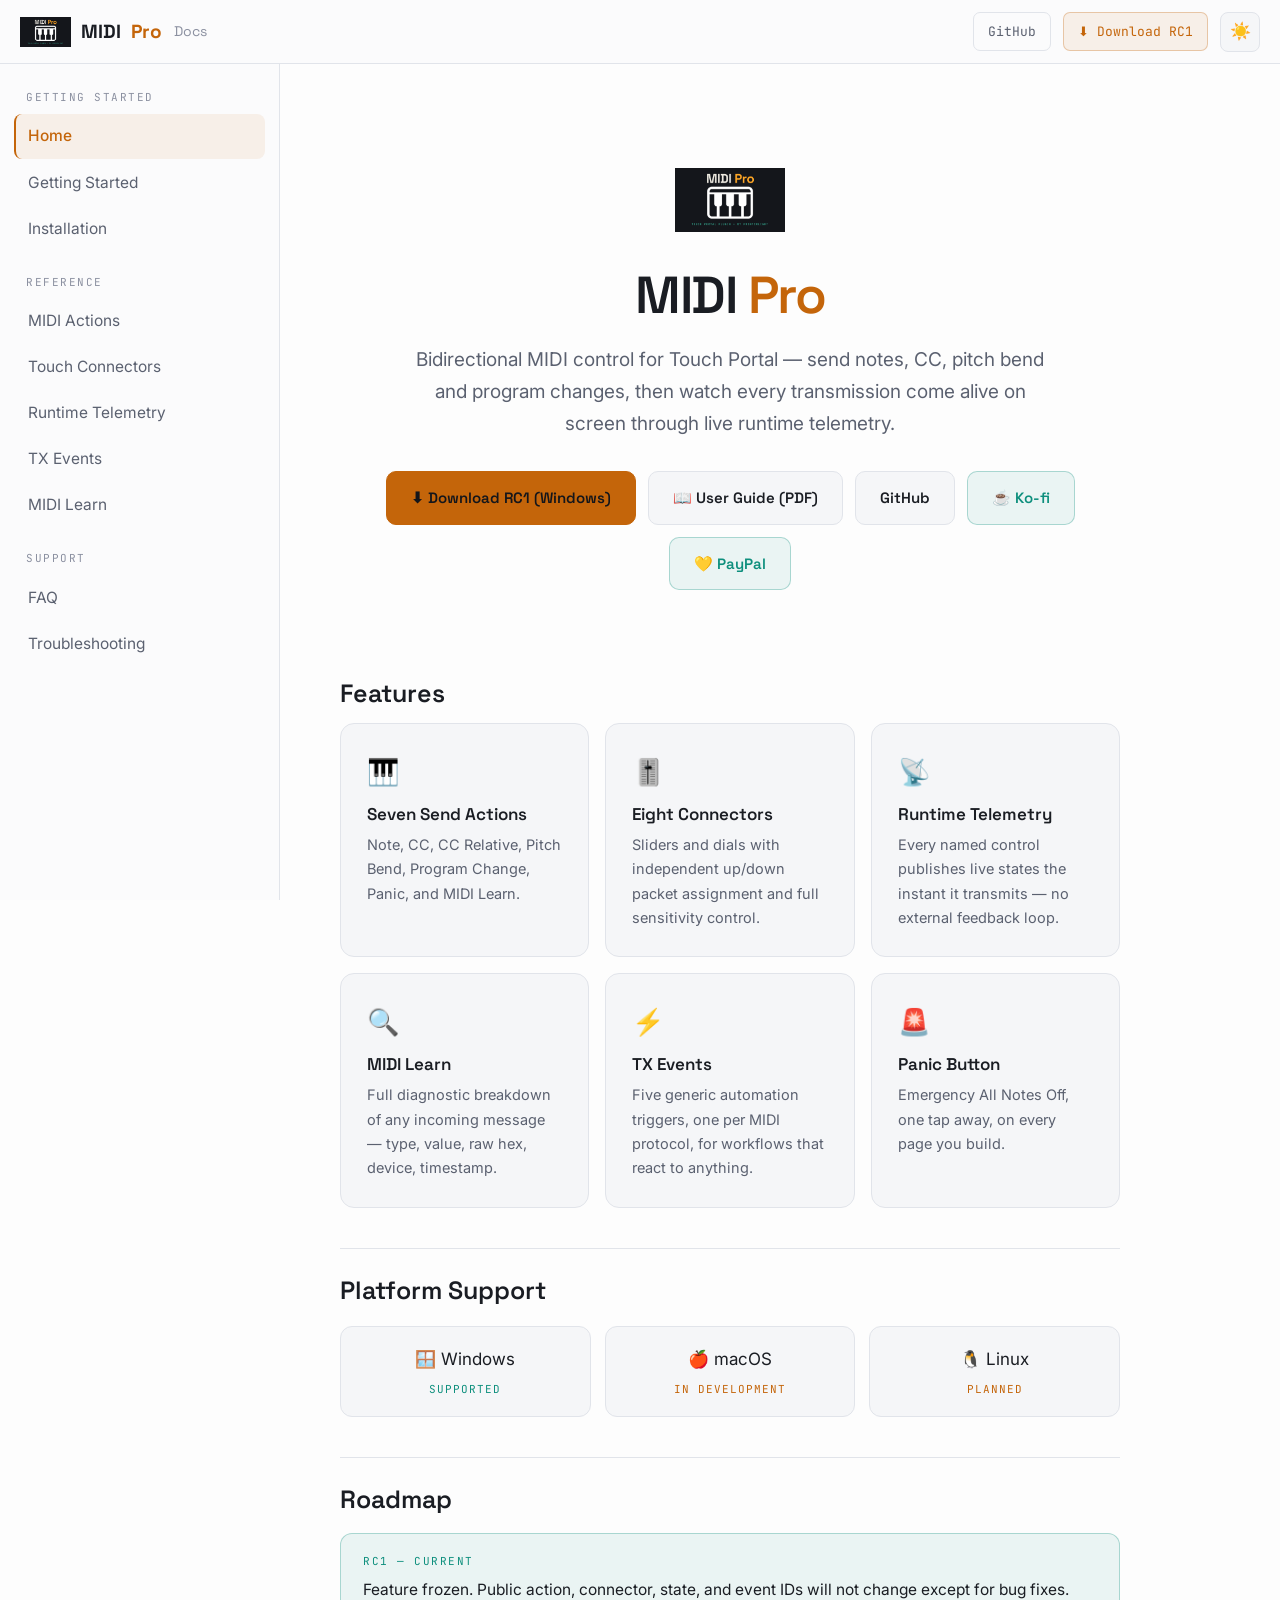
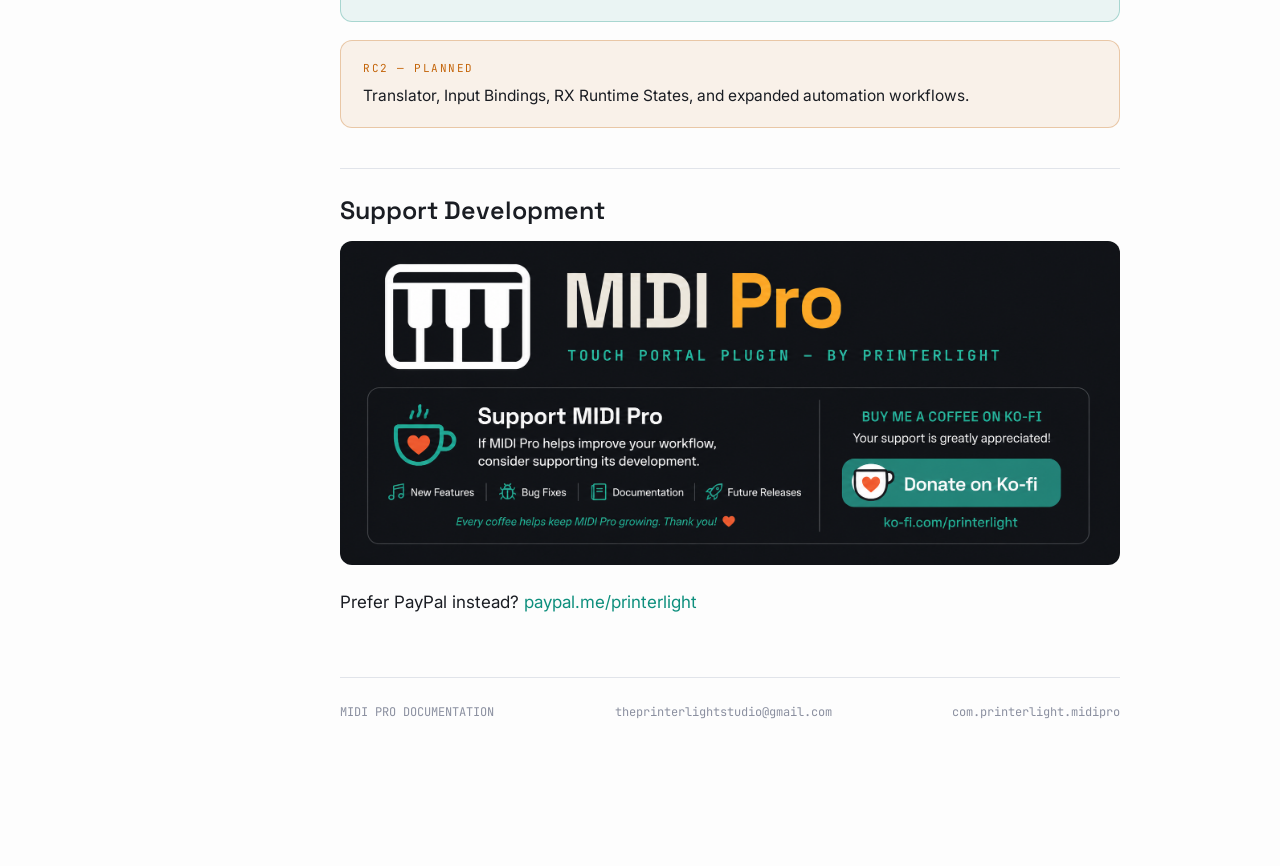
<file: docs/index.html>
<!DOCTYPE html>
<html lang="en" data-theme="dark">
<head>
<meta charset="UTF-8">
<meta name="viewport" content="width=device-width, initial-scale=1.0">
<title>Home — MIDI Pro Docs</title>
<link rel="icon" href="images/Hero_icon.png">
<link rel="stylesheet" href="css/styles.css">

</head>
<body data-page="index">

<div class="topbar">
  <button class="hamburger" id="hamburger" aria-label="Toggle navigation">☰</button>
  <a class="brand" href="index.html" style="color:inherit"><img src="images/Hero_icon.png" alt="MIDI Pro">MIDI <span class="pro">Pro</span><span class="full-tag dim" style="font-weight:400;color:var(--ink-faint);font-size:14px;margin-left:2px;">Docs</span></a>
  <div class="topbar-right">
    <a class="topbar-link hide-mobile" href="https://github.com/theprinterlightstudio-lab/MIDI-Pro" target="_blank" rel="noopener">GitHub</a>
    <a class="topbar-link cta" href="com.printerlight.midipro_RC1_WINDOWS.tpp">⬇ Download RC1</a>
    <button class="theme-toggle" id="theme-toggle" aria-label="Toggle theme">🌙</button>
  </div>
</div>

<div class="sidebar-overlay" id="sidebar-overlay"></div>
<div class="shell">
  <nav class="sidebar" id="sidebar">
    <div class="nav-group"><div class="nav-group-title">Getting Started</div><a class="nav-link" data-page="index" href="index.html">Home</a><a class="nav-link" data-page="getting-started" href="getting-started.html">Getting Started</a><a class="nav-link" data-page="installation" href="installation.html">Installation</a></div><div class="nav-group"><div class="nav-group-title">Reference</div><a class="nav-link" data-page="actions" href="actions.html">MIDI Actions</a><a class="nav-link" data-page="connectors" href="connectors.html">Touch Connectors</a><a class="nav-link" data-page="runtime-telemetry" href="runtime-telemetry.html">Runtime Telemetry</a><a class="nav-link" data-page="runtime-telemetry" href="runtime-telemetry.html#events">TX Events</a><a class="nav-link" data-page="midi-learn" href="midi-learn.html">MIDI Learn</a></div><div class="nav-group"><div class="nav-group-title">Support</div><a class="nav-link" data-page="faq" href="faq.html">FAQ</a><a class="nav-link" data-page="troubleshooting" href="troubleshooting.html">Troubleshooting</a></div>
  </nav>
  <main class="content">
    <div class="content-inner">
      
<div class="hero">
  <img src="images/Hero_icon.png" class="icon" alt="MIDI Pro">
  <h1>MIDI <span class="pro">Pro</span></h1>
  <p class="lead" style="margin-left:auto;margin-right:auto">Bidirectional MIDI control for Touch Portal — send notes, CC, pitch bend and
  program changes, then watch every transmission come alive on screen through live runtime telemetry.</p>
  <div class="hero-ctas">
    <a class="btn primary" href="com.printerlight.midipro_RC1_WINDOWS.tpp">⬇ Download RC1 (Windows)</a>
    <a class="btn" href="MIDI_Pro_Guide_Light.pdf">📖 User Guide (PDF)</a>
    <a class="btn" href="https://github.com/theprinterlightstudio-lab/MIDI-Pro" target="_blank" rel="noopener">GitHub</a>
    <a class="btn teal" href="https://ko-fi.com/printerlight" target="_blank" rel="noopener">☕ Ko-fi</a>
    <a class="btn teal" href="https://paypal.me/printerlight" target="_blank" rel="noopener">💛 PayPal</a>
  </div>
</div>

<h2 class="h2" style="border-top:none">Features</h2>
<div class="grid3">
  <div class="feature-card"><div class="fi">🎹</div><h3>Seven Send Actions</h3><p>Note, CC, CC Relative, Pitch Bend, Program Change, Panic, and MIDI Learn.</p></div>
  <div class="feature-card"><div class="fi">🎚️</div><h3>Eight Connectors</h3><p>Sliders and dials with independent up/down packet assignment and full sensitivity control.</p></div>
  <div class="feature-card"><div class="fi">📡</div><h3>Runtime Telemetry</h3><p>Every named control publishes live states the instant it transmits — no external feedback loop.</p></div>
  <div class="feature-card"><div class="fi">🔍</div><h3>MIDI Learn</h3><p>Full diagnostic breakdown of any incoming message — type, value, raw hex, device, timestamp.</p></div>
  <div class="feature-card"><div class="fi">⚡</div><h3>TX Events</h3><p>Five generic automation triggers, one per MIDI protocol, for workflows that react to anything.</p></div>
  <div class="feature-card"><div class="fi">🚨</div><h3>Panic Button</h3><p>Emergency All Notes Off, one tap away, on every page you build.</p></div>
</div>

<h2 class="h2">Platform Support</h2>
<div class="platform-row">
  <div class="platform-badge ok">🪟 Windows<div class="status">Supported</div></div>
  <div class="platform-badge wip">🍎 macOS<div class="status">In Development</div></div>
  <div class="platform-badge wip">🐧 Linux<div class="status">Planned</div></div>
</div>

<h2 class="h2">Roadmap</h2>
<div class="callout">
  <span class="lbl">RC1 — Current</span>
  Feature frozen. Public action, connector, state, and event IDs will not change except for bug fixes.
</div>
<div class="callout warn">
  <span class="lbl">RC2 — Planned</span>
  Translator, Input Bindings, RX Runtime States, and expanded automation workflows.
</div>

<h2 class="h2">Support Development</h2>
<img src="images/Donation_box.png" alt="Support MIDI Pro on Ko-fi" style="border-radius:12px;">
<p style="margin-top:14px">Prefer PayPal instead? <a href="https://paypal.me/printerlight" target="_blank" rel="noopener">paypal.me/printerlight</a></p>

      <footer class="pfoot">
        <span>MIDI PRO DOCUMENTATION</span>
        <span><a href="mailto:theprinterlightstudio@gmail.com" style="color:inherit">theprinterlightstudio@gmail.com</a></span>
        <span>com.printerlight.midipro</span>
      </footer>
    </div>
  </main>
</div>

<script src="js/navigation.js"></script>
</body>
</html>
</file>
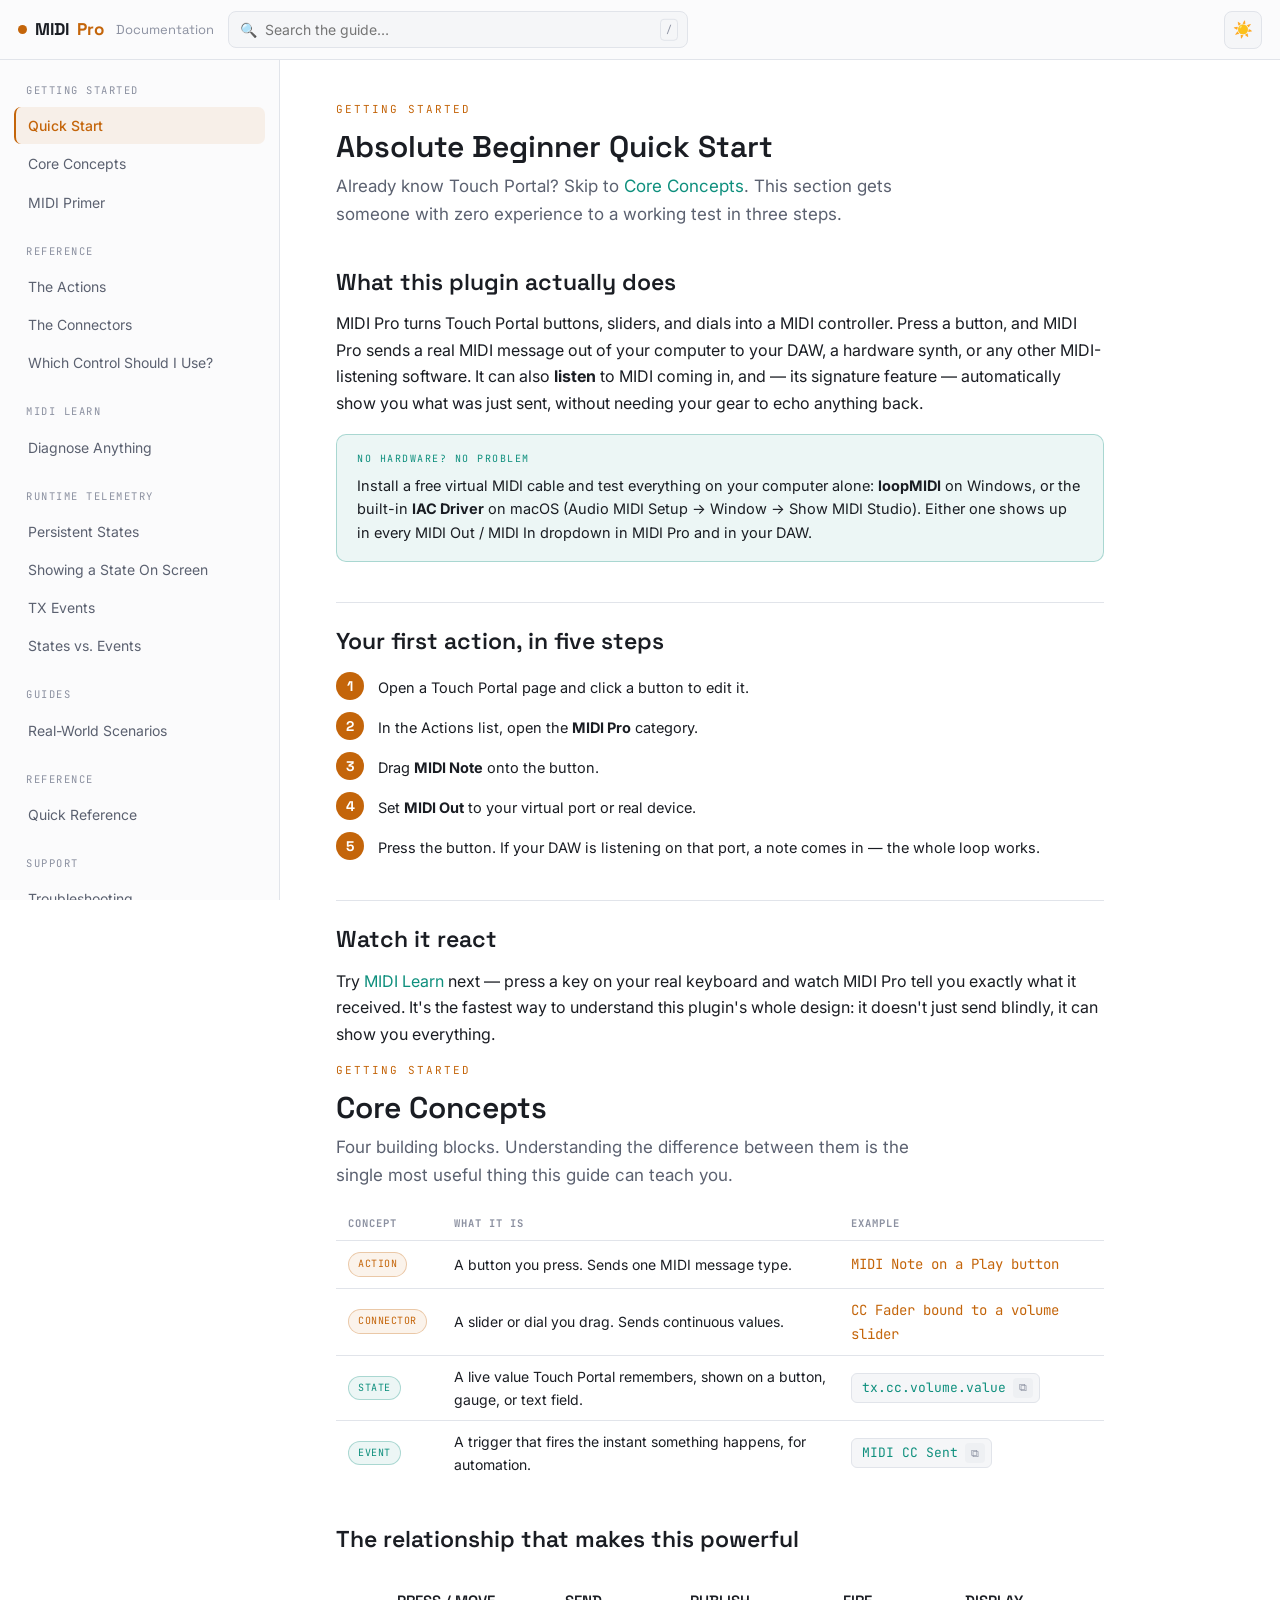
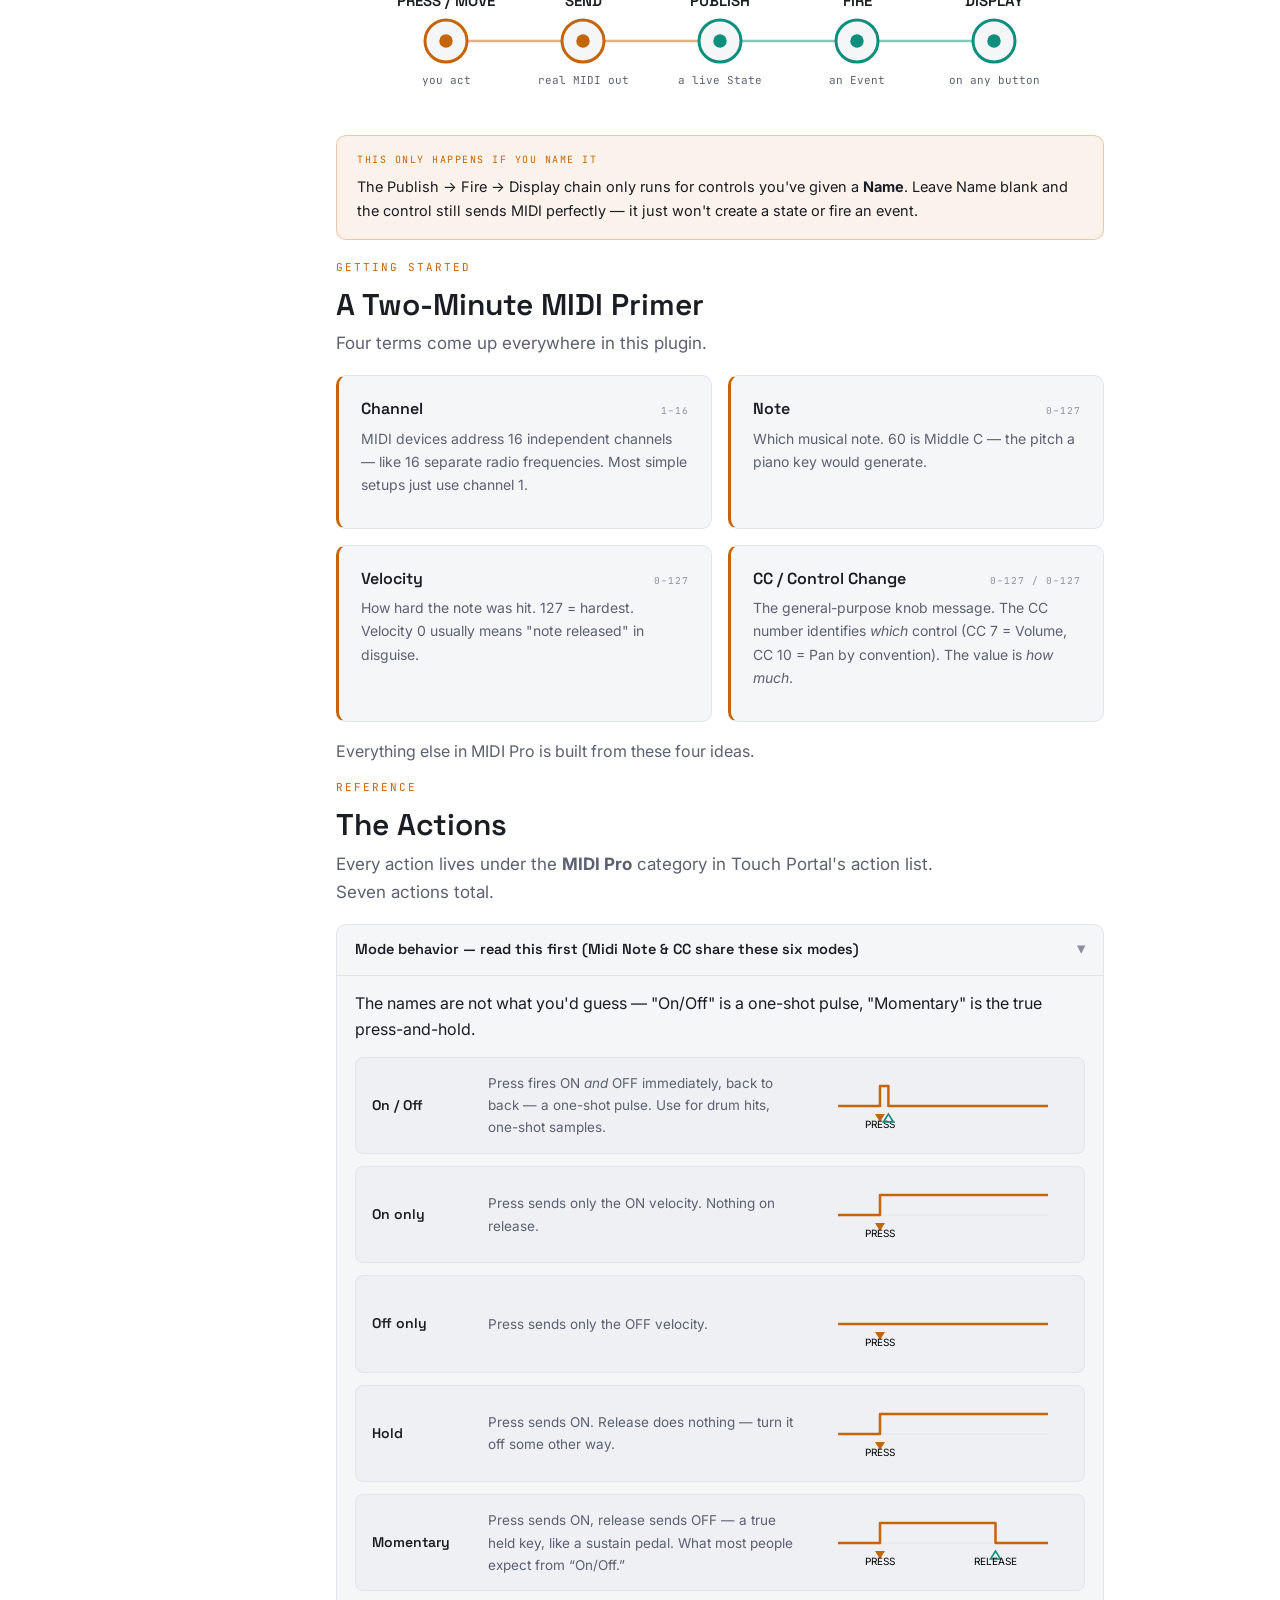
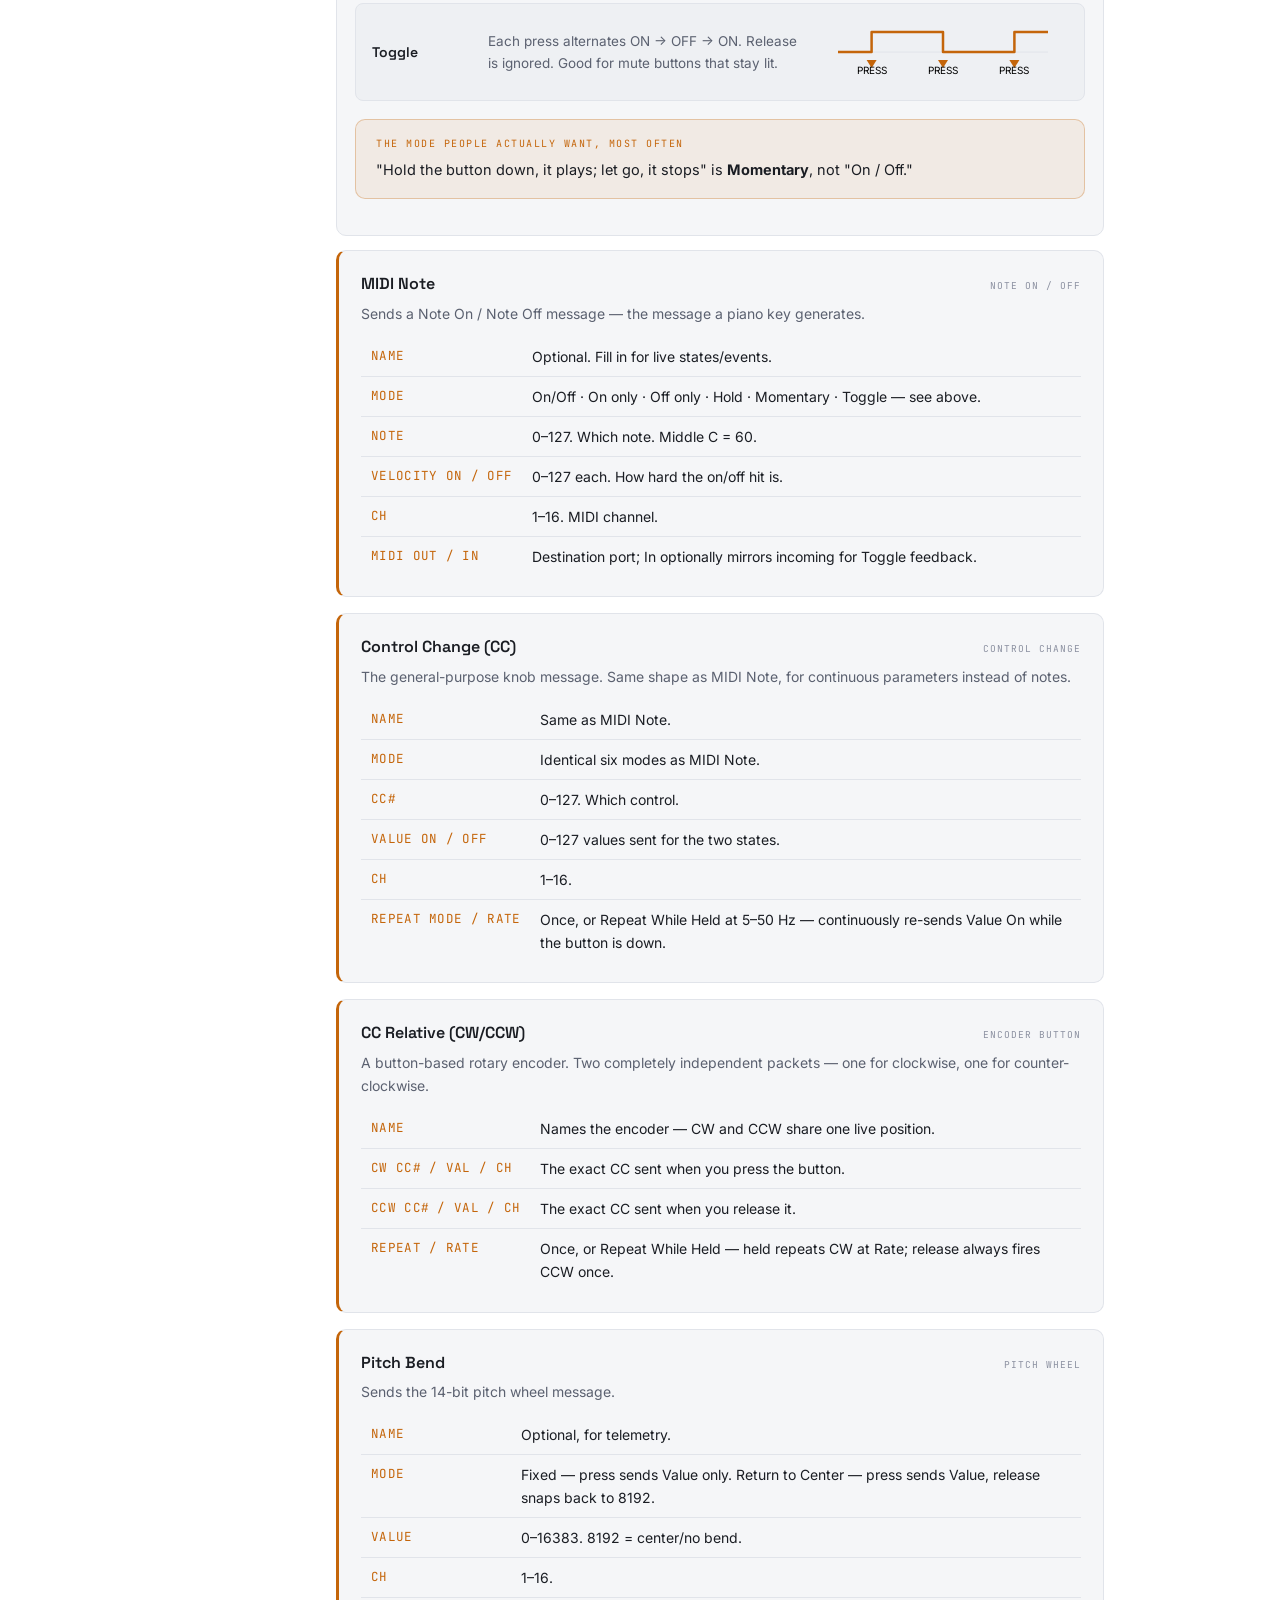
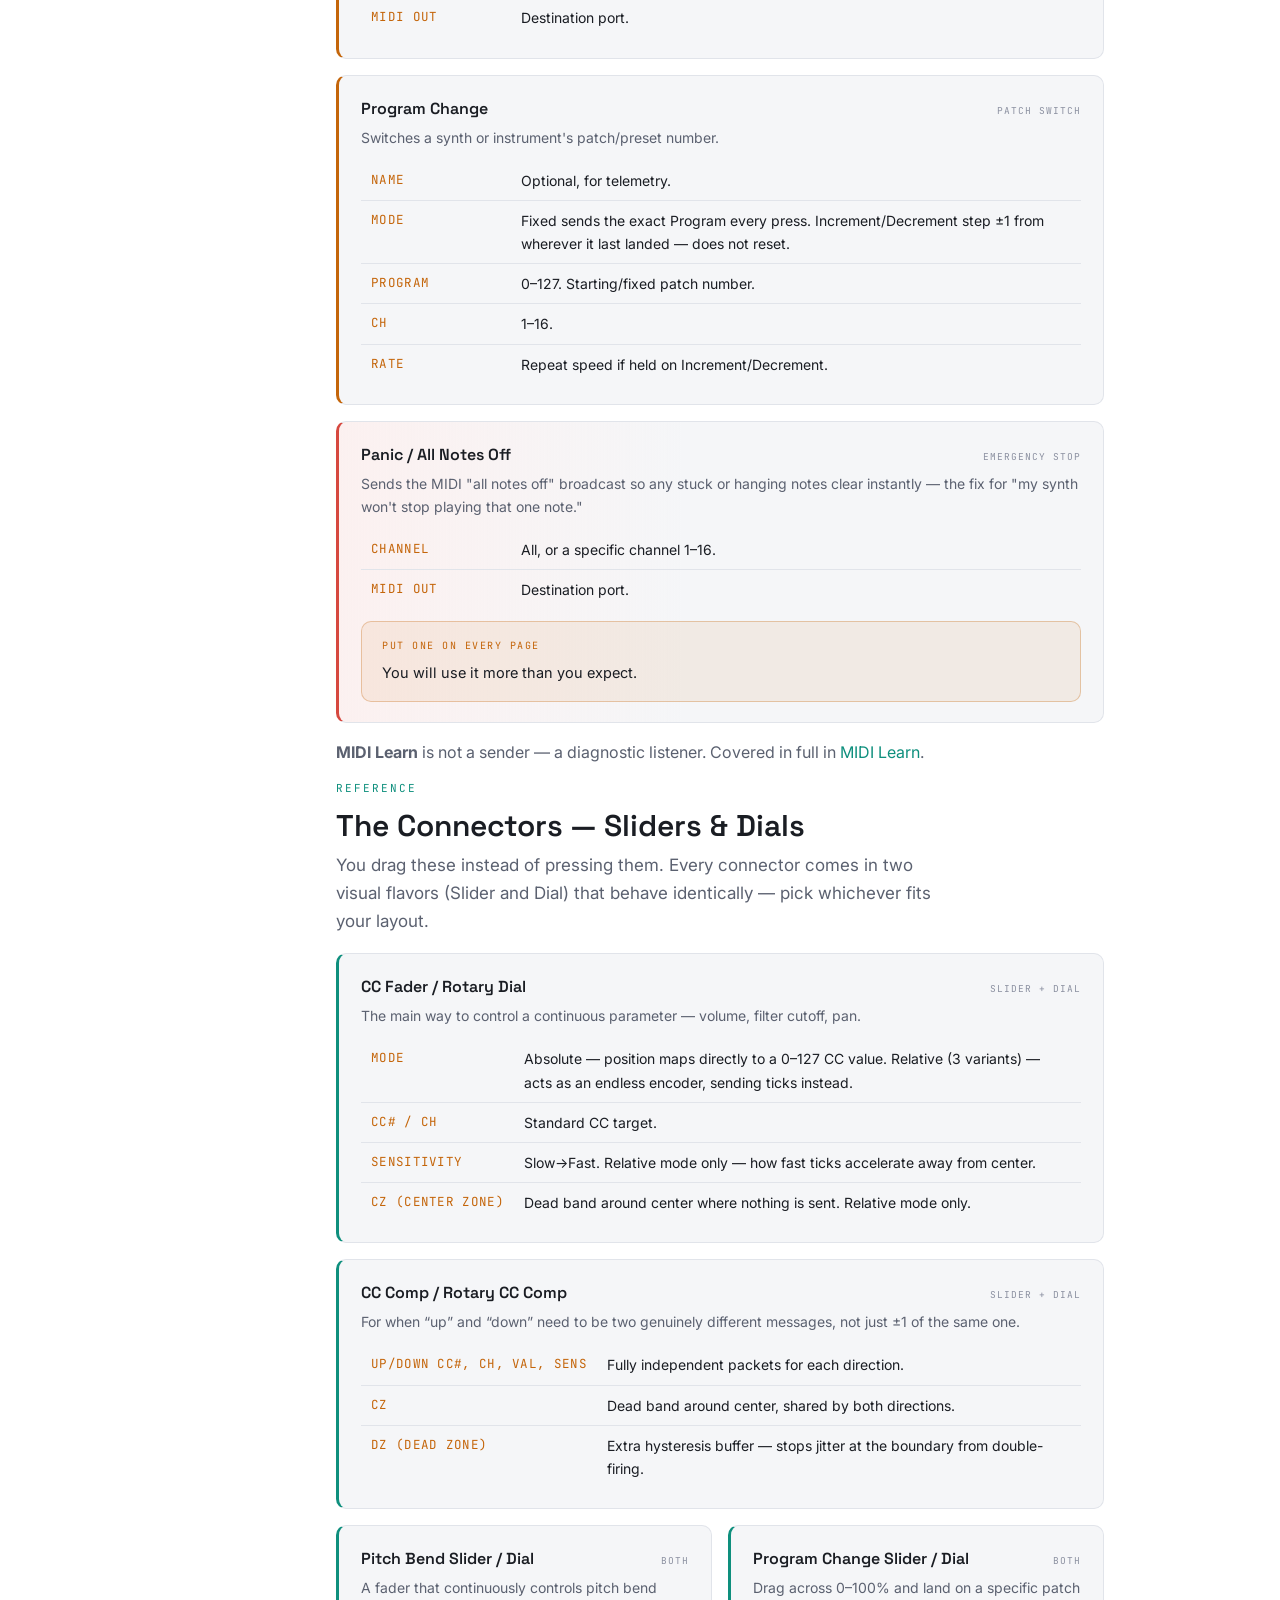
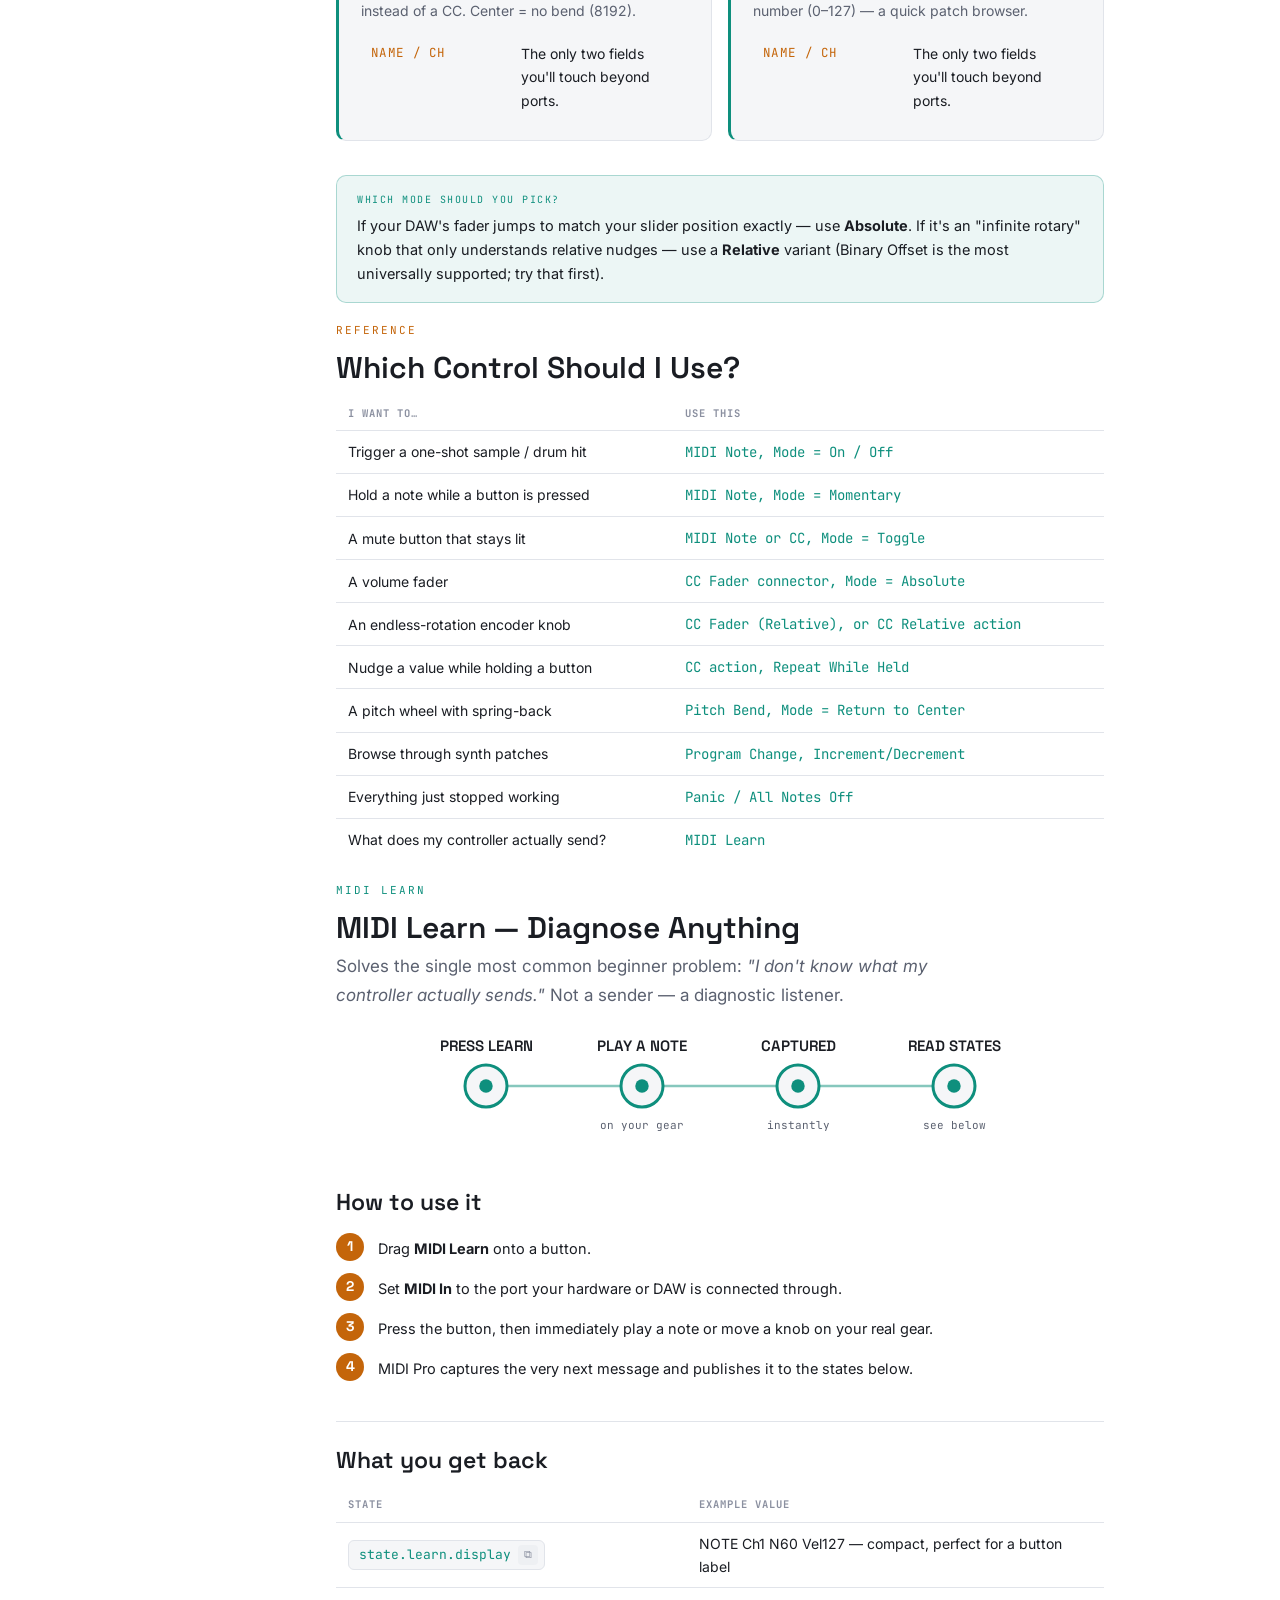
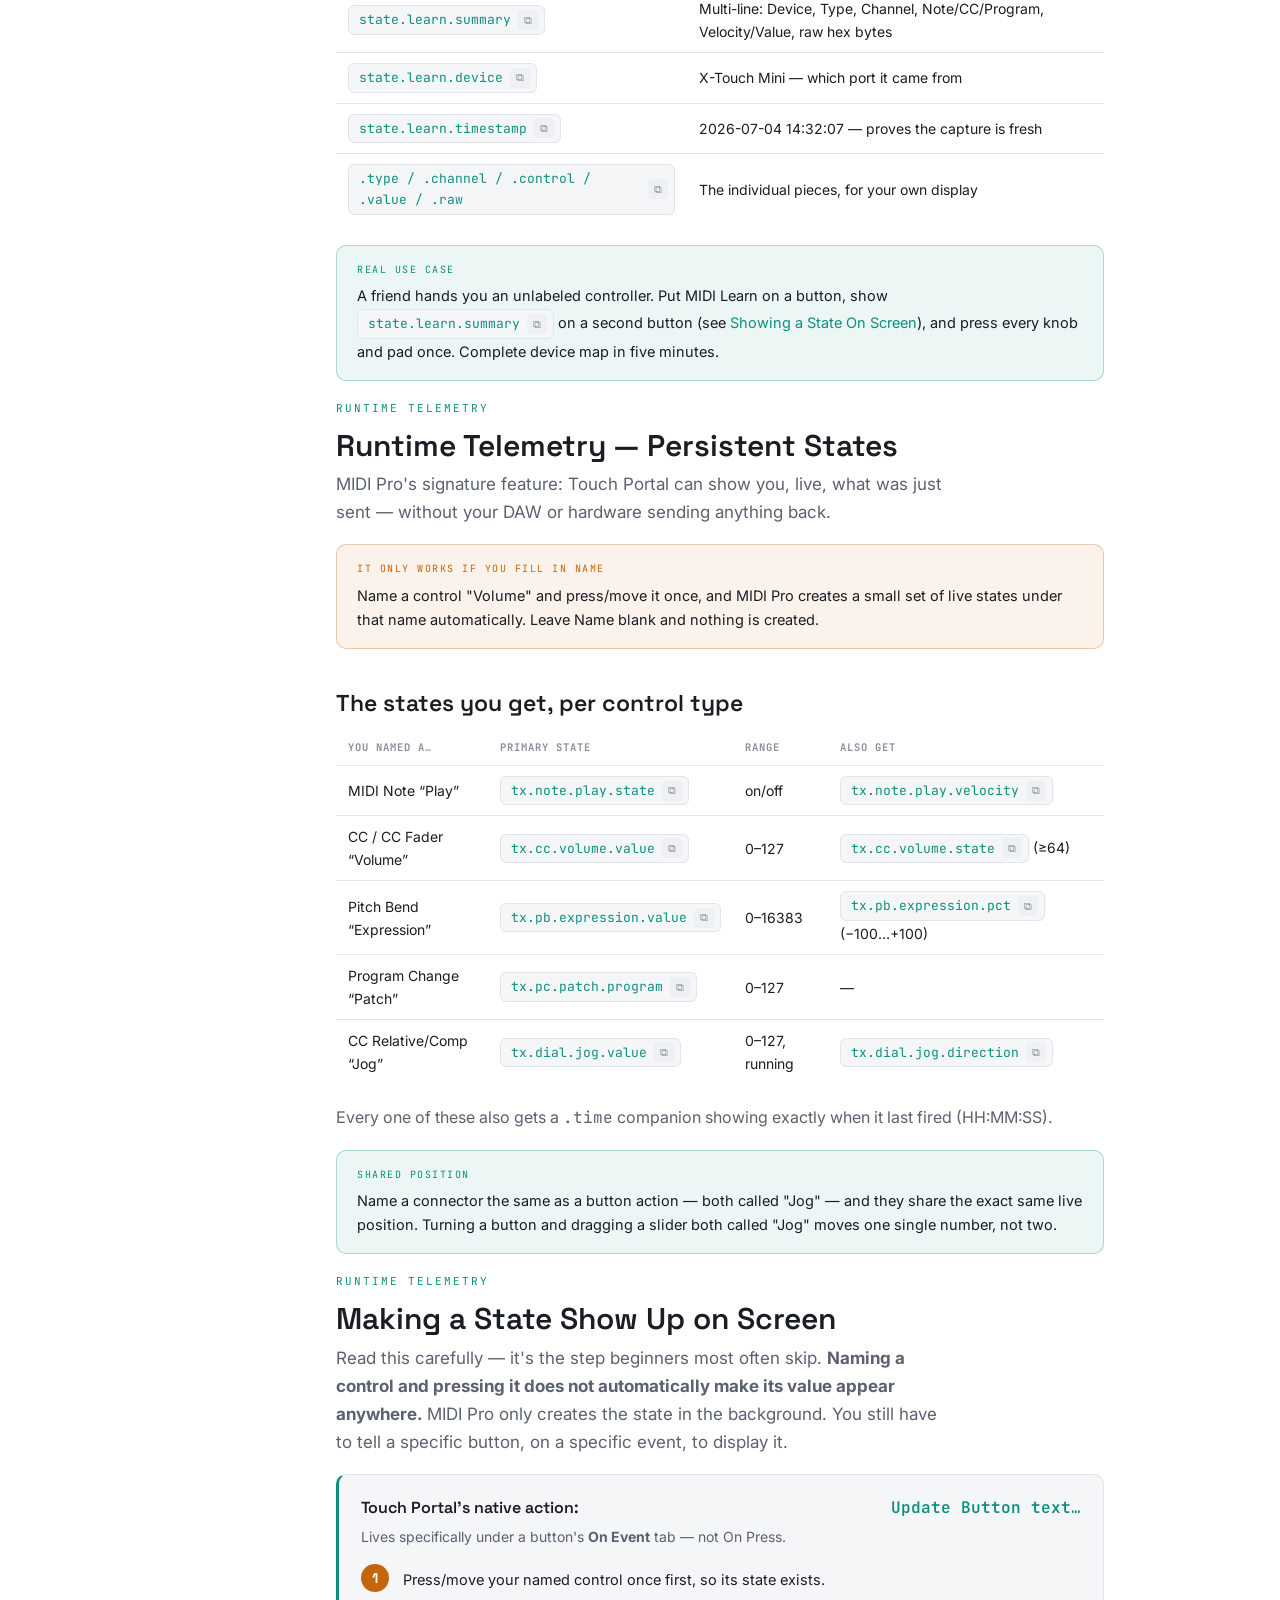
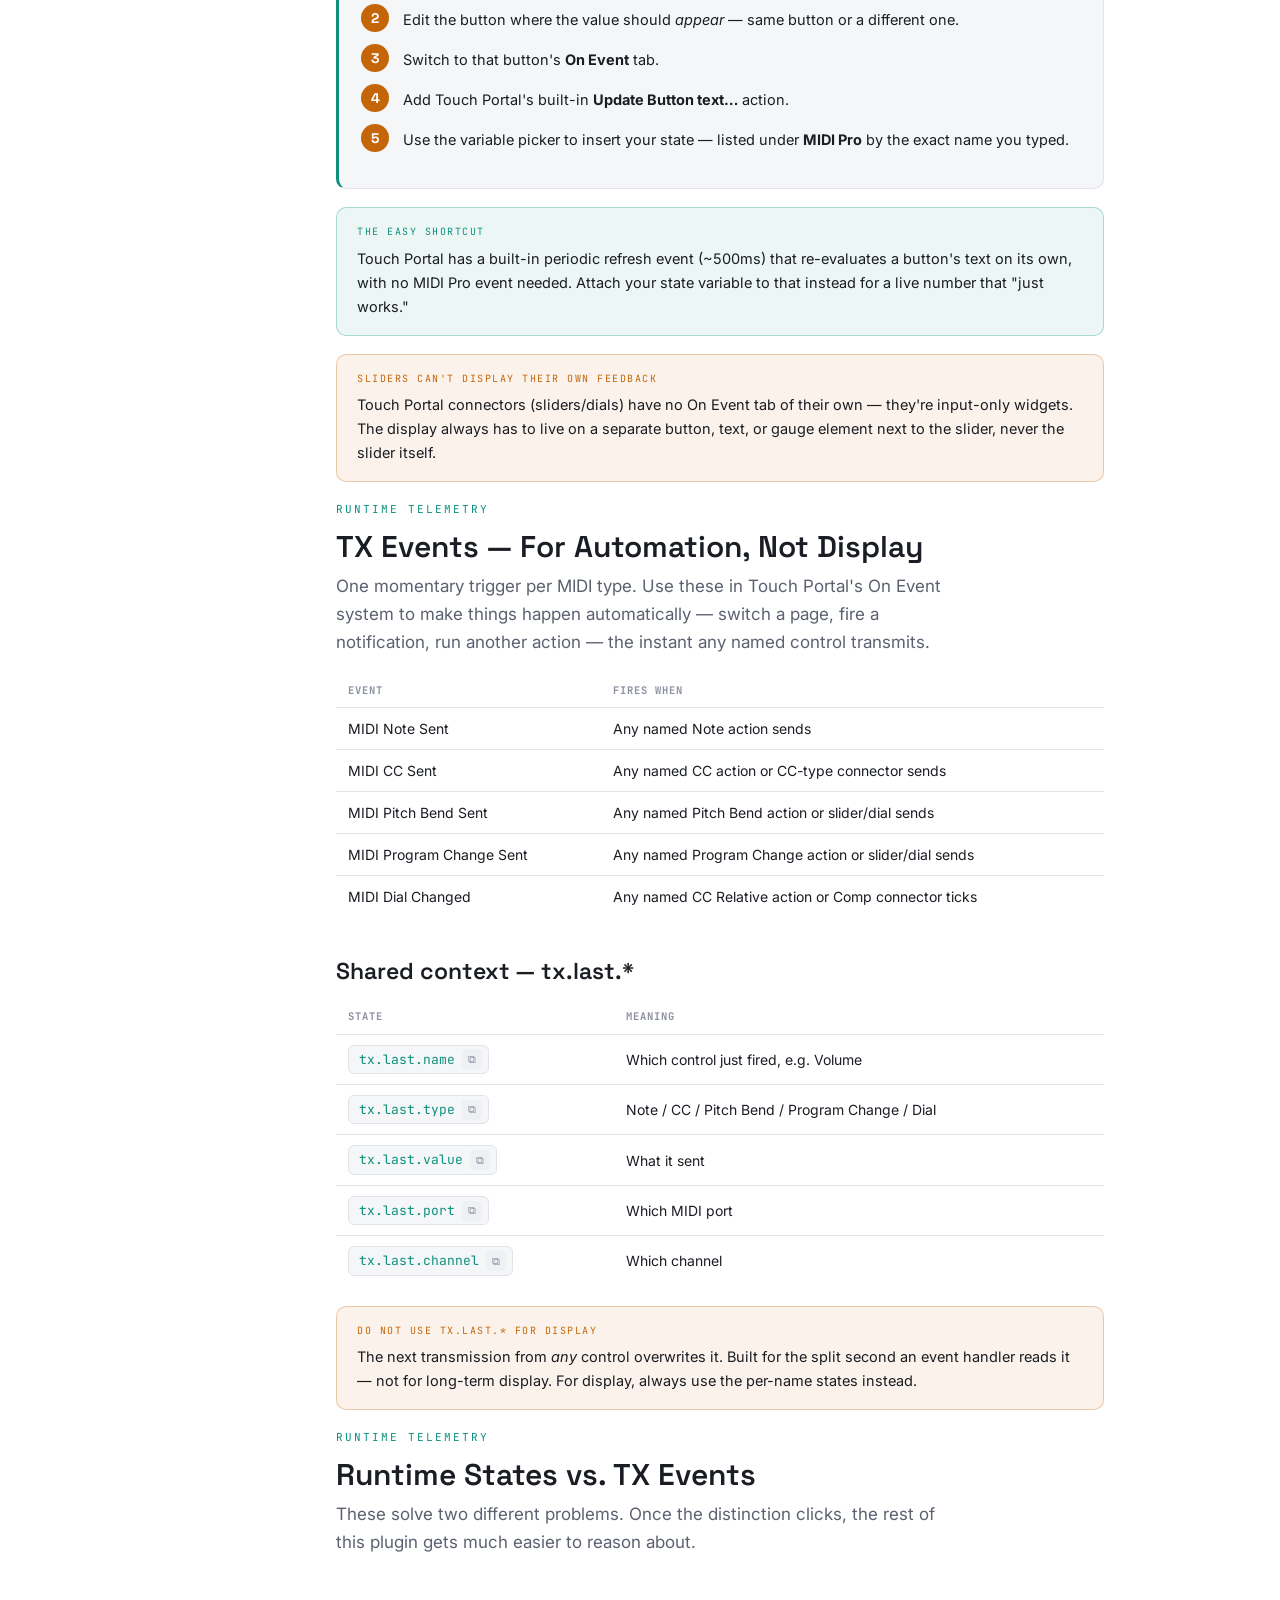
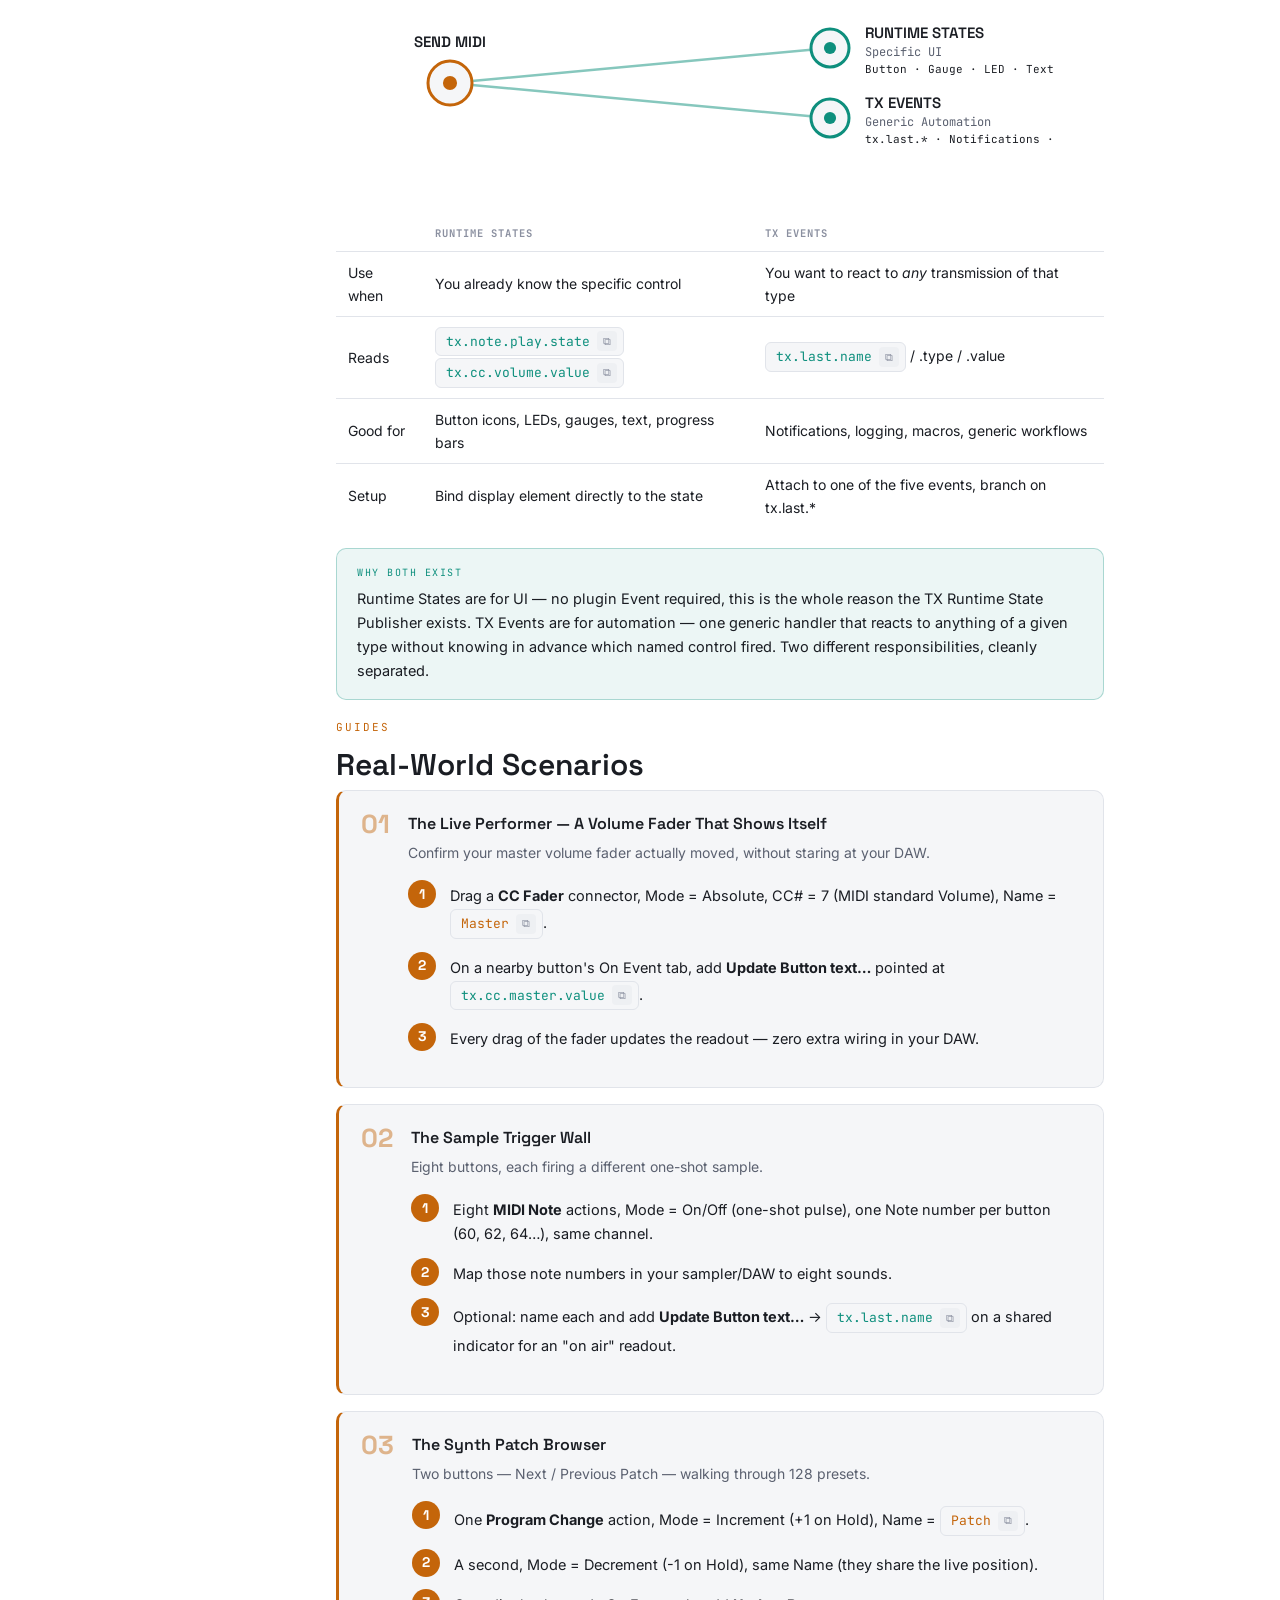
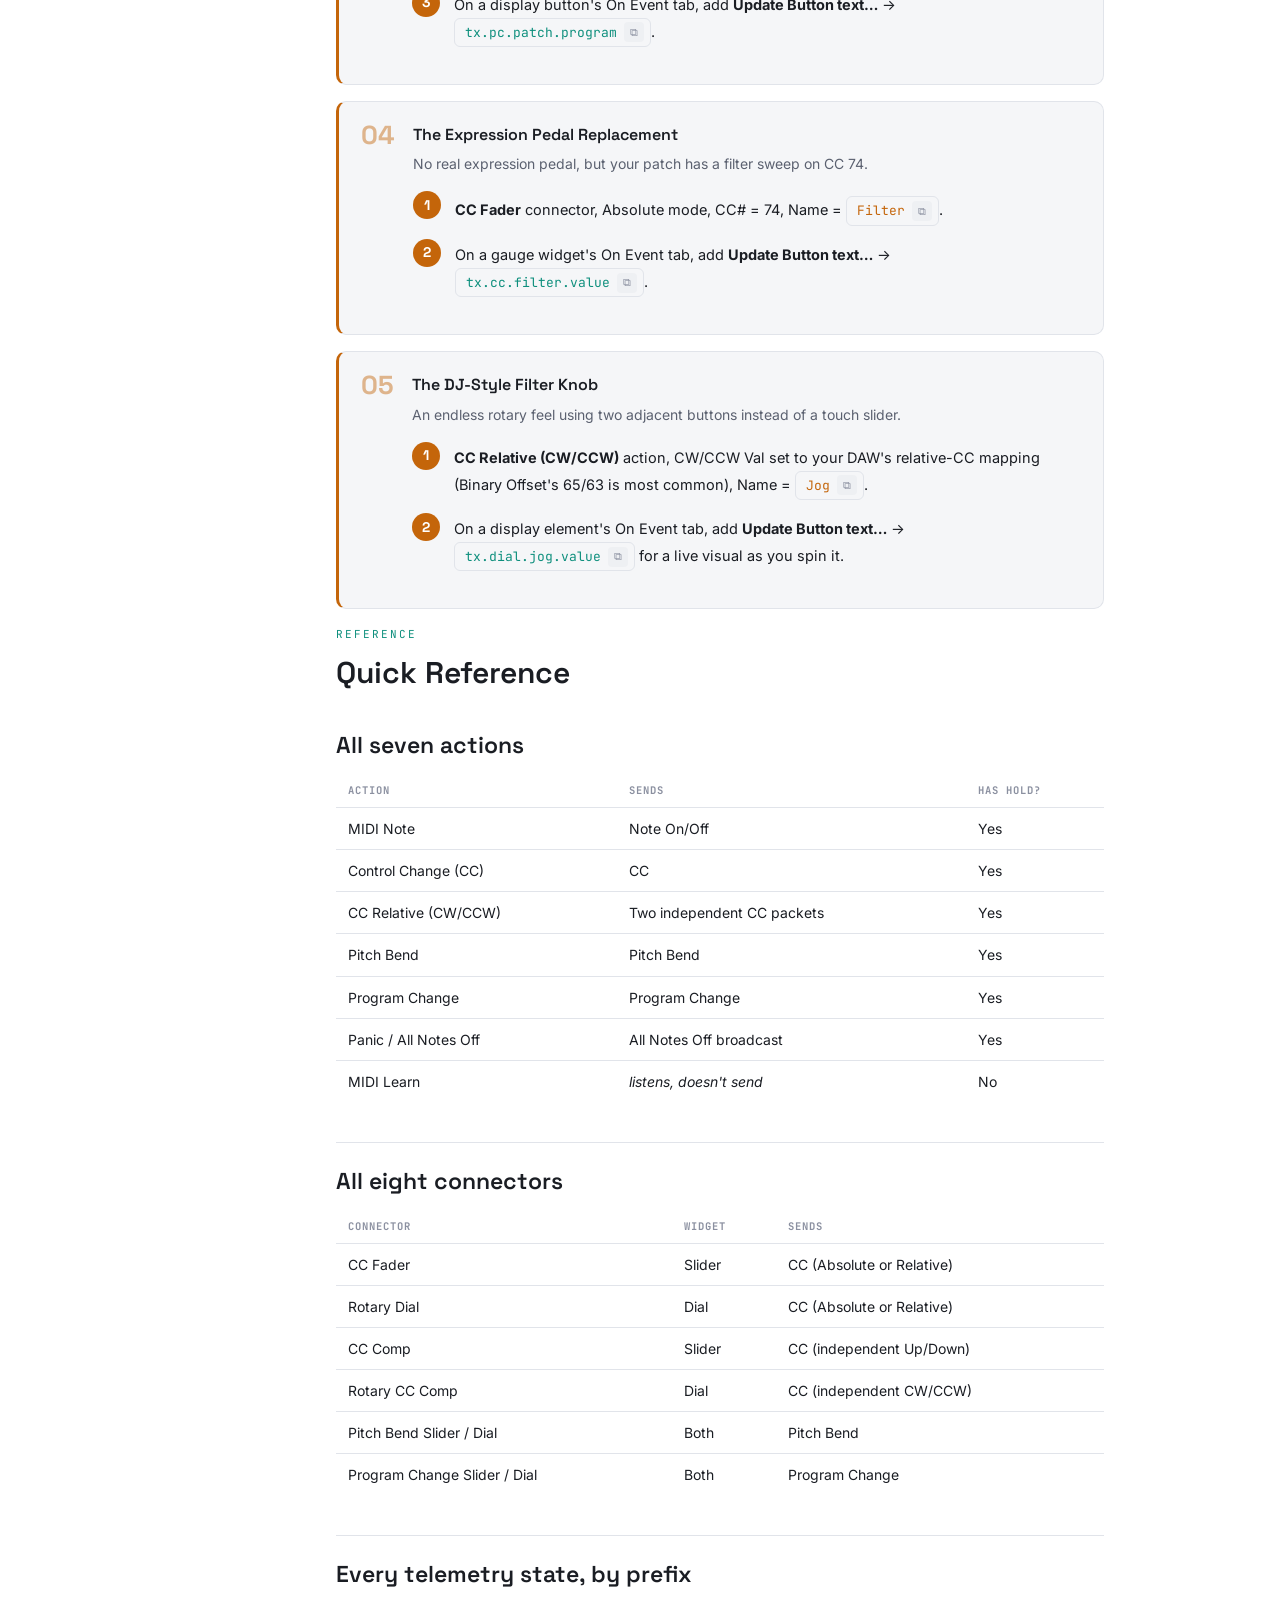
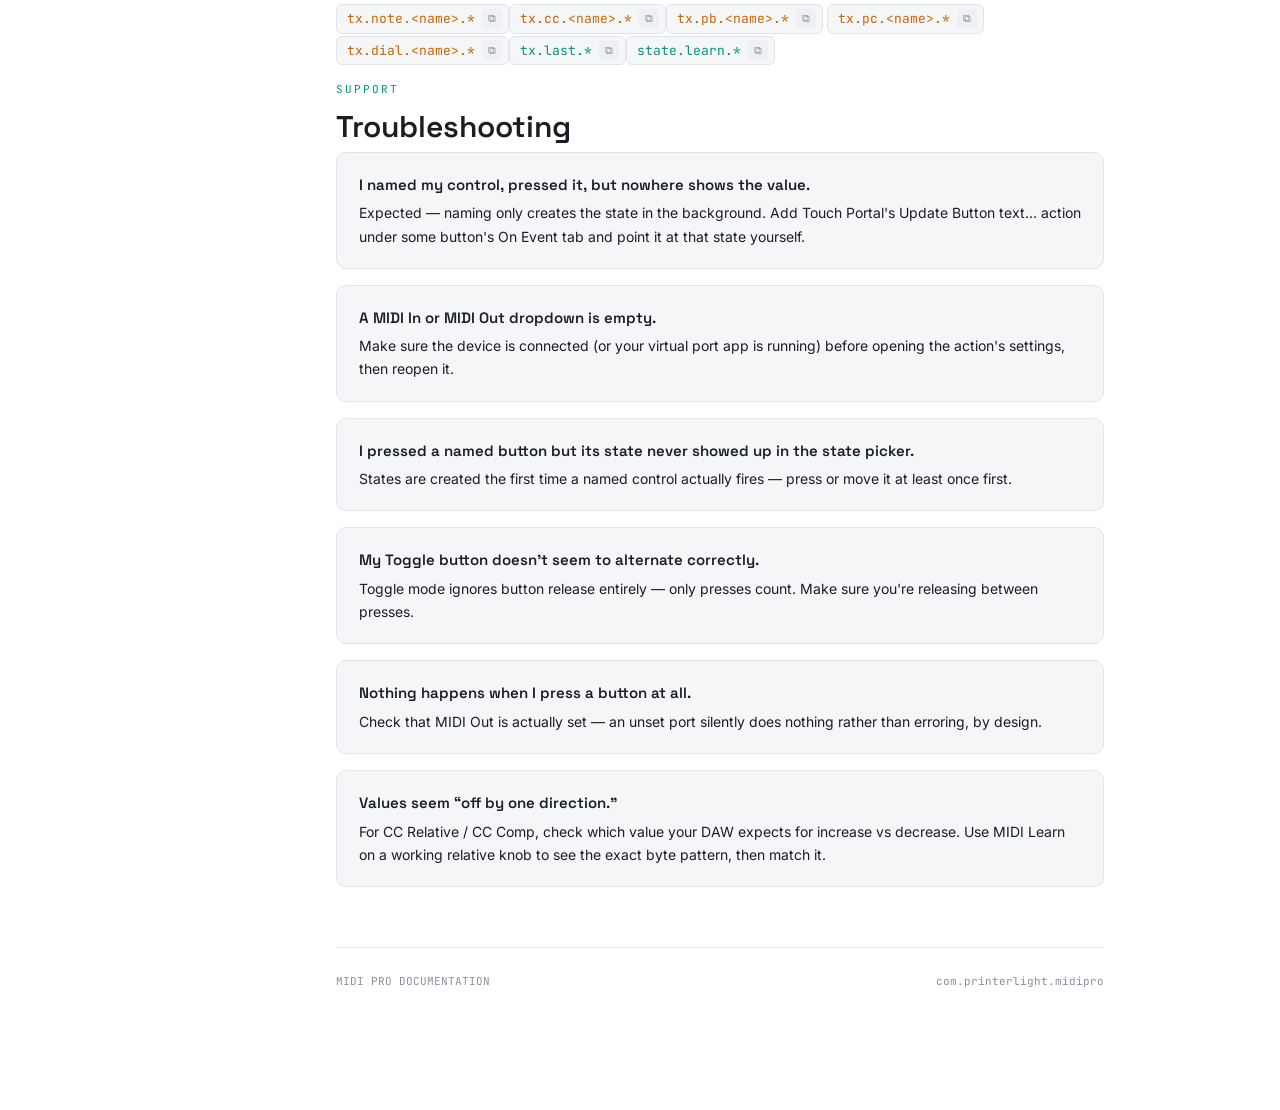
<file: MIDI_Pro_Docs.html>
<!DOCTYPE html>
<html lang="en" data-theme="dark">
<head>
<meta charset="UTF-8">
<meta name="viewport" content="width=device-width, initial-scale=1.0">
<title>MIDI Pro — Documentation</title>
<link rel="preconnect" href="https://fonts.googleapis.com">
<link rel="preconnect" href="https://fonts.gstatic.com" crossorigin>
<link href="https://fonts.googleapis.com/css2?family=Space+Grotesk:wght@400;500;600;700&family=Inter:wght@400;500;600;700&family=JetBrains+Mono:wght@400;500;600;700&display=swap" rel="stylesheet">
<style>
/* ============================================================
   DESIGN TOKENS
   ============================================================ */
:root, [data-theme="dark"] {
  --bg:        #14161B;
  --bg-elev:   #191C22;
  --panel:     #1C1F27;
  --panel-2:   #20242D;
  --border:    #2E323D;
  --ink:       #EEEAE1;
  --ink-dim:   #939AAC;
  --ink-faint: #5B6170;
  --signal:      #FFA726;
  --signal-soft: rgba(255,167,38,0.12);
  --signal-line: rgba(255,167,38,0.35);
  --trace:       #45E6C2;
  --trace-soft:  rgba(69,230,194,0.12);
  --trace-line:  rgba(69,230,194,0.35);
  --panic:       #FF6259;
  --panic-soft:  rgba(255,98,89,0.12);
  --shadow: 0 8px 30px rgba(0,0,0,0.35);
  --code-bg: #101216;
}
[data-theme="light"] {
  --bg:        #FFFFFF;
  --bg-elev:   #FBFBFC;
  --panel:     #F5F6F8;
  --panel-2:   #EEF0F3;
  --border:    #E1E4EA;
  --ink:       #1A1D23;
  --ink-dim:   #5B6170;
  --ink-faint: #8B90A0;
  --signal:      #C4650A;
  --signal-soft: rgba(196,101,10,0.08);
  --signal-line: rgba(196,101,10,0.30);
  --trace:       #0E8F7D;
  --trace-soft:  rgba(14,143,125,0.08);
  --trace-line:  rgba(14,143,125,0.30);
  --panic:       #D6483F;
  --panic-soft:  rgba(214,72,63,0.08);
  --shadow: 0 8px 30px rgba(20,22,27,0.08);
  --code-bg: #F5F6F8;
}

/* ============================================================
   RESET + BASE
   ============================================================ */
*, *::before, *::after { box-sizing: border-box; }
html { scroll-behavior: smooth; scroll-padding-top: 84px; }
body {
  margin: 0;
  background: var(--bg);
  color: var(--ink);
  font-family: 'Inter', -apple-system, sans-serif;
  font-size: 16px;
  line-height: 1.65;
  transition: background .2s ease, color .2s ease;
}
h1, h2, h3, h4 {
  font-family: 'Space Grotesk', sans-serif;
  font-weight: 600;
  color: var(--ink);
  line-height: 1.25;
  scroll-margin-top: 84px;
}
code, .mono {
  font-family: 'JetBrains Mono', monospace;
}
a { color: var(--trace); text-decoration: none; }
a:hover { text-decoration: underline; }
::selection { background: var(--signal); color: #14161B; }

/* ============================================================
   TOPBAR
   ============================================================ */
.topbar {
  position: fixed; top:0; left:0; right:0; height: 60px; z-index: 100;
  background: var(--bg-elev); border-bottom: 1px solid var(--border);
  display: flex; align-items: center; gap: 14px; padding: 0 18px;
}
.topbar .brand {
  font-family: 'Space Grotesk'; font-weight: 700; font-size: 17px;
  display: flex; align-items: center; gap: 8px; white-space: nowrap;
}
.topbar .brand .dot { width: 9px; height: 9px; border-radius: 50%; background: var(--signal); }
.topbar .brand .pro { color: var(--signal); }
.hamburger {
  display: none; background: none; border: 1px solid var(--border); border-radius: 7px;
  width: 38px; height: 38px; color: var(--ink); cursor: pointer; font-size: 18px;
  align-items: center; justify-content: center;
}
.searchbox { flex: 1; max-width: 460px; position: relative; }
.searchbox input {
  width: 100%; background: var(--panel); border: 1px solid var(--border); border-radius: 8px;
  color: var(--ink); padding: 9px 14px 9px 36px; font-family: 'Inter'; font-size: 14px;
  outline: none;
}
.searchbox input:focus { border-color: var(--trace-line); }
.searchbox .icon { position: absolute; left: 12px; top: 50%; transform: translateY(-50%); color: var(--ink-faint); font-size: 14px; pointer-events: none; }
.searchbox kbd {
  position: absolute; right: 10px; top: 50%; transform: translateY(-50%);
  font-family: 'JetBrains Mono'; font-size: 10px; color: var(--ink-faint);
  border: 1px solid var(--border); border-radius: 4px; padding: 2px 5px;
}
#search-results {
  position: absolute; top: 44px; left: 0; right: 0; background: var(--panel);
  border: 1px solid var(--border); border-radius: 10px; box-shadow: var(--shadow);
  max-height: 360px; overflow-y: auto; display: none; z-index: 200;
}
#search-results a {
  display: block; padding: 10px 14px; color: var(--ink); border-bottom: 1px solid var(--border); font-size: 13.5px;
}
#search-results a:last-child { border-bottom: none; }
#search-results a:hover { background: var(--panel-2); text-decoration: none; }
#search-results .sr-cat { font-family: 'JetBrains Mono'; font-size: 9px; color: var(--trace); text-transform: uppercase; letter-spacing: 1px; display: block; margin-bottom: 2px; }
.topbar-right { display: flex; align-items: center; gap: 10px; margin-left: auto; }
.theme-toggle {
  background: var(--panel); border: 1px solid var(--border); border-radius: 8px;
  width: 38px; height: 38px; cursor: pointer; color: var(--ink); font-size: 16px;
  display: flex; align-items: center; justify-content: center;
}

/* ============================================================
   SHELL LAYOUT
   ============================================================ */
.shell { display: flex; padding-top: 60px; min-height: 100vh; }
.sidebar {
  width: 280px; flex-shrink: 0; position: fixed; top: 60px; bottom: 0; left: 0;
  overflow-y: auto; background: var(--bg-elev); border-right: 1px solid var(--border);
  padding: 22px 14px 60px;
}
.sidebar::-webkit-scrollbar { width: 6px; }
.sidebar::-webkit-scrollbar-thumb { background: var(--border); border-radius: 3px; }
.nav-group { margin-bottom: 22px; }
.nav-group-title {
  font-family: 'JetBrains Mono'; font-size: 10.5px; letter-spacing: 1.5px; text-transform: uppercase;
  color: var(--ink-faint); padding: 0 12px 8px;
}
.nav-link {
  display: block; padding: 7px 12px; border-radius: 7px; font-size: 14px;
  color: var(--ink-dim); border-left: 2px solid transparent; margin-bottom: 1px;
}
.nav-link:hover { background: var(--panel); color: var(--ink); text-decoration: none; }
.nav-link.active { color: var(--signal); background: var(--signal-soft); border-left-color: var(--signal); font-weight: 500; }
.content {
  margin-left: 280px; flex: 1; max-width: 880px; padding: 40px 56px 120px;
}
.content-inner { max-width: 780px; }

/* ============================================================
   TYPOGRAPHY / CONTENT ELEMENTS
   ============================================================ */
.page-h1 { font-size: 30px; margin: 0 0 6px; }
.eyebrow {
  font-family: 'JetBrains Mono'; font-size: 11px; letter-spacing: 2px; text-transform: uppercase;
  margin: 0 0 10px; display: flex; align-items: center; gap: 8px;
}
.eyebrow.amber { color: var(--signal); } .eyebrow.teal { color: var(--trace); }
.lead { font-size: 17px; color: var(--ink-dim); max-width: 620px; margin: 0 0 18px; }
section.doc-section { padding-top: 44px; margin-top: -44px; }
h2.h2 { font-size: 23px; margin: 40px 0 14px; padding-top: 6px; border-top: 1px solid var(--border); padding-top: 24px;}
h2.h2:first-of-type { border-top: none; padding-top: 0; }
h3.h3 { font-size: 18px; margin: 28px 0 10px; }
p { margin: 0 0 14px; color: var(--ink); }
.dim { color: var(--ink-dim); }

.card {
  background: var(--panel); border: 1px solid var(--border); border-radius: 10px;
  padding: 20px 22px; margin-bottom: 16px;
}
.card.amber-edge { border-left: 3px solid var(--signal); }
.card.teal-edge { border-left: 3px solid var(--trace); }
.card.panic-edge { border-left: 3px solid var(--panic); background: linear-gradient(90deg, var(--panic-soft), var(--panel) 45%); }
.card-title { font-family:'Space Grotesk'; font-weight:600; font-size:16px; margin:0 0 4px; display:flex; justify-content:space-between; align-items:baseline; gap: 10px;}
.card-title .tag { font-family:'JetBrains Mono'; font-size:9.5px; letter-spacing:1px; color:var(--ink-faint); text-transform:uppercase; font-weight:400; white-space:nowrap;}
.card-sub { font-size: 14px; color: var(--ink-dim); margin-bottom: 12px; }

table.ftable { width:100%; border-collapse:collapse; margin-top:8px; font-size: 14px;}
table.ftable td { padding:8px 10px; vertical-align:top; border-top:1px solid var(--border); }
table.ftable tr:first-child td { border-top:none; }
table.ftable td.fname { font-family:'JetBrains Mono'; color:var(--signal); font-size:12.5px; white-space:nowrap; width:150px; text-transform:uppercase; letter-spacing:0.3px; padding-top:9px;}

table.reftable { width:100%; border-collapse:collapse; font-size:14px; margin: 10px 0 20px;}
table.reftable th { font-family:'JetBrains Mono'; font-size:10.5px; letter-spacing:1px; text-transform:uppercase; color:var(--ink-faint); text-align:left; padding:8px 12px; border-bottom:1px solid var(--border);}
table.reftable td { padding:9px 12px; border-bottom:1px solid var(--border); }
table.reftable tr:last-child td { border-bottom:none; }
table.reftable tr:hover td { background: var(--panel); }

.pill { display:inline-flex; align-items:center; gap:5px; font-family:'JetBrains Mono'; font-size:10px; letter-spacing:0.5px; text-transform:uppercase; padding:3px 9px; border-radius:20px; background:var(--signal-soft); color:var(--signal); border:1px solid var(--signal-line); margin: 2px 3px 2px 0;}
.pill.teal { background: var(--trace-soft); color: var(--trace); border-color: var(--trace-line); }

.chip {
  display: inline-flex; align-items: center; gap: 7px; font-family: 'JetBrains Mono'; font-size: 13px;
  background: var(--code-bg); border: 1px solid var(--border); border-radius: 6px; padding: 3px 6px 3px 10px;
  color: var(--trace); cursor: pointer; margin: 1px 0;
}
.chip.amber { color: var(--signal); }
.chip .copy-btn {
  background: var(--panel-2); border: none; border-radius: 4px; width: 20px; height: 20px; cursor: pointer;
  color: var(--ink-faint); font-size: 11px; display: flex; align-items: center; justify-content: center; flex-shrink: 0;
}
.chip .copy-btn:hover { color: var(--ink); background: var(--border); }
.chip .copy-btn.copied { color: var(--trace); }

.codeblock {
  background: var(--code-bg); border: 1px solid var(--border); border-radius: 10px;
  padding: 16px 18px; font-family: 'JetBrains Mono'; font-size: 13.5px; line-height: 1.7;
  overflow-x: auto; position: relative; margin: 14px 0;
}
.codeblock .copy-btn {
  position: absolute; top: 10px; right: 10px; background: var(--panel-2); border: 1px solid var(--border);
  border-radius: 6px; padding: 4px 9px; font-size: 10.5px; color: var(--ink-dim); cursor: pointer; font-family: 'Inter';
}
.codeblock .copy-btn:hover { color: var(--ink); }
.codeblock .copy-btn.copied { color: var(--trace); border-color: var(--trace-line); }

.callout { border:1px solid var(--trace-line); background:var(--trace-soft); border-radius:10px; padding:16px 20px; font-size:14.5px; margin:18px 0;}
.callout .lbl { font-family:'JetBrains Mono'; font-size:10px; letter-spacing:1.5px; text-transform:uppercase; color:var(--trace); margin-bottom:6px; display:block;}
.callout.warn { border-color: var(--signal-line); background: var(--signal-soft); }
.callout.warn .lbl { color: var(--signal); }

.steps { counter-reset: step; margin: 16px 0; }
.step { display:flex; gap:14px; margin-bottom:12px; align-items:flex-start;}
.step .num { counter-increment: step; font-family:'Space Grotesk'; font-weight:700; font-size:14px; color:var(--bg); background:var(--signal); width:28px; height:28px; border-radius:50%; display:flex; align-items:center; justify-content:center; flex-shrink:0;}
.step .num::before { content: counter(step); }
.step .txt { padding-top:4px; font-size:14.5px; }

details.adv {
  background: var(--panel); border: 1px solid var(--border); border-radius: 10px; margin: 14px 0; overflow: hidden;
}
details.adv summary {
  padding: 13px 18px; cursor: pointer; font-family: 'Space Grotesk'; font-weight: 600; font-size: 14.5px;
  list-style: none; display: flex; align-items: center; justify-content: space-between;
}
details.adv summary::-webkit-details-marker { display: none; }
details.adv summary::after { content: '▸'; color: var(--ink-faint); transition: transform .15s; }
details.adv[open] summary::after { transform: rotate(90deg); }
details.adv summary:hover { background: var(--panel-2); }
details.adv .adv-body { padding: 0 18px 18px; border-top: 1px solid var(--border); }

.grid2 { display:flex; gap:16px; flex-wrap: wrap; } .grid2 > div { flex:1; min-width: 260px;}

.scenario-num { font-family:'Space Grotesk'; font-weight:700; font-size:26px; color:var(--signal); opacity:0.45; line-height:1; }

/* Signal-chain diagram (SVG uses currentColor via classes below) */
.diagram-wrap { text-align:center; margin: 22px 0; }
.diagram-wrap svg text { fill: var(--ink); }
.diagram-wrap svg .dim-text { fill: var(--ink-dim); }
.diagram-wrap svg .mono-text { font-family: 'JetBrains Mono'; }

footer.doc-footer {
  margin-top: 60px; padding-top: 24px; border-top: 1px solid var(--border);
  font-family: 'JetBrains Mono'; font-size: 11px; color: var(--ink-faint); display: flex; justify-content: space-between;
}

/* ============================================================
   RESPONSIVE
   ============================================================ */
@media (max-width: 980px) {
  .content { margin-left: 0; padding: 32px 24px 100px; max-width: 100%; }
  .sidebar { transform: translateX(-100%); transition: transform .2s ease; z-index: 150; box-shadow: var(--shadow); width: 300px;}
  .sidebar.open { transform: translateX(0); }
  .hamburger { display: flex; }
  .searchbox { max-width: none; }
  .topbar .brand .full-tag { display: none; }
}
@media (max-width: 600px) {
  .content { padding: 24px 16px 90px; }
  .page-h1 { font-size: 24px; }
  .lead { font-size: 15px; }
  table.ftable td.fname { width: 110px; font-size: 11px; }
}
.sidebar-overlay {
  display: none; position: fixed; inset: 60px 0 0 0; background: rgba(0,0,0,0.4); z-index: 140;
}
.sidebar-overlay.show { display: block; }

/* ============================================================
   PRINT
   ============================================================ */
@media print {
  .topbar, .sidebar, .sidebar-overlay { display: none !important; }
  .content { margin-left: 0; padding: 0; max-width: 100%; }
  body { background: #fff; color: #000; }
  a { color: #000; text-decoration: underline; }
  .card, .callout, table.reftable, table.ftable, details.adv { break-inside: avoid; border-color: #ccc !important; background: #f7f7f7 !important; }
  details.adv { display: block; }
  details.adv .adv-body { display: block !important; }
  .codeblock, .chip { background: #f0f0f0 !important; border-color: #ccc !important; color: #000 !important; }
}
</style>
</head>
<body>

<div class="topbar">
  <button class="hamburger" id="hamburger" aria-label="Toggle navigation">☰</button>
  <div class="brand"><span class="dot"></span>MIDI <span class="pro">Pro</span><span class="full-tag dim" style="font-weight:400;color:var(--ink-faint);font-size:13px;margin-left:4px;">Documentation</span></div>
  <div class="searchbox">
    <span class="icon">🔍</span>
    <input type="text" id="search-input" placeholder="Search the guide…" autocomplete="off">
    <kbd>/</kbd>
    <div id="search-results"></div>
  </div>
  <div class="topbar-right">
    <button class="theme-toggle" id="theme-toggle" aria-label="Toggle theme" title="Toggle dark/light theme">🌙</button>
  </div>
</div>

<div class="sidebar-overlay" id="sidebar-overlay"></div>
<div class="shell">
  <nav class="sidebar" id="sidebar">
    <div class="nav-group"><div class="nav-group-title">Getting Started</div><a class="nav-link" href="#quick-start">Quick Start</a><a class="nav-link" href="#core-concepts">Core Concepts</a><a class="nav-link" href="#midi-primer">MIDI Primer</a></div><div class="nav-group"><div class="nav-group-title">Reference</div><a class="nav-link" href="#actions">The Actions</a><a class="nav-link" href="#connectors">The Connectors</a><a class="nav-link" href="#which-control">Which Control Should I Use?</a></div><div class="nav-group"><div class="nav-group-title">MIDI Learn</div><a class="nav-link" href="#midi-learn">Diagnose Anything</a></div><div class="nav-group"><div class="nav-group-title">Runtime Telemetry</div><a class="nav-link" href="#telemetry-states">Persistent States</a><a class="nav-link" href="#telemetry-display">Showing a State On Screen</a><a class="nav-link" href="#telemetry-events">TX Events</a><a class="nav-link" href="#states-vs-events">States vs. Events</a></div><div class="nav-group"><div class="nav-group-title">Guides</div><a class="nav-link" href="#scenarios">Real-World Scenarios</a></div><div class="nav-group"><div class="nav-group-title">Reference</div><a class="nav-link" href="#quick-reference">Quick Reference</a></div><div class="nav-group"><div class="nav-group-title">Support</div><a class="nav-link" href="#troubleshooting">Troubleshooting</a></div>
  </nav>
  <main class="content">
    <div class="content-inner">
      <section class="doc-section" id="quick-start">
<div class="eyebrow amber">Getting Started</div>
<h1 class="page-h1">Absolute Beginner Quick Start</h1>
<p class="lead">Already know Touch Portal? Skip to <a href="#core-concepts">Core Concepts</a>. This section gets someone with zero experience to a working test in three steps.</p>

<h2 class="h2">What this plugin actually does</h2>
<p>MIDI Pro turns Touch Portal buttons, sliders, and dials into a MIDI controller. Press a button, and MIDI Pro sends a real MIDI message out of your computer to your DAW, a hardware synth, or any other MIDI-listening software. It can also <b>listen</b> to MIDI coming in, and — its signature feature — automatically show you what was just sent, without needing your gear to echo anything back.</p>

<div class="callout">
  <span class="lbl">No hardware? No problem</span>
  Install a free virtual MIDI cable and test everything on your computer alone: <b>loopMIDI</b> on Windows, or the built-in <b>IAC Driver</b> on macOS (Audio MIDI Setup → Window → Show MIDI Studio). Either one shows up in every MIDI Out / MIDI In dropdown in MIDI Pro and in your DAW.
</div>

<h2 class="h2">Your first action, in five steps</h2>
<div class="steps">
  <div class="step"><div class="num"></div><div class="txt">Open a Touch Portal page and click a button to edit it.</div></div>
  <div class="step"><div class="num"></div><div class="txt">In the Actions list, open the <b>MIDI Pro</b> category.</div></div>
  <div class="step"><div class="num"></div><div class="txt">Drag <b>MIDI Note</b> onto the button.</div></div>
  <div class="step"><div class="num"></div><div class="txt">Set <b>MIDI Out</b> to your virtual port or real device.</div></div>
  <div class="step"><div class="num"></div><div class="txt">Press the button. If your DAW is listening on that port, a note comes in — the whole loop works.</div></div>
</div>

<h2 class="h2">Watch it react</h2>
<p>Try <a href="#midi-learn">MIDI Learn</a> next — press a key on your real keyboard and watch MIDI Pro tell you exactly what it received. It's the fastest way to understand this plugin's whole design: it doesn't just send blindly, it can show you everything.</p>
</section>
<section class="doc-section" id="core-concepts">
<div class="eyebrow amber">Getting Started</div>
<h1 class="page-h1">Core Concepts</h1>
<p class="lead">Four building blocks. Understanding the difference between them is the single most useful thing this guide can teach you.</p>

<table class="reftable"><tr><th>Concept</th><th>What it is</th><th>Example</th></tr><tr><td><span class="pill">Action</span></td><td>A button you press. Sends one MIDI message type.</td><td><span class="mono" style="color:var(--signal)">MIDI Note on a Play button</span></td></tr><tr><td><span class="pill">Connector</span></td><td>A slider or dial you drag. Sends continuous values.</td><td><span class="mono" style="color:var(--signal)">CC Fader bound to a volume slider</span></td></tr><tr><td><span class="pill teal">State</span></td><td>A live value Touch Portal remembers, shown on a button, gauge, or text field.</td><td><span class="chip">tx.cc.volume.value<button class="copy-btn" data-copy="tx.cc.volume.value" title="Copy">⧉</button></span></td></tr><tr><td><span class="pill teal">Event</span></td><td>A trigger that fires the instant something happens, for automation.</td><td><span class="chip">MIDI CC Sent<button class="copy-btn" data-copy="MIDI CC Sent" title="Copy">⧉</button></span></td></tr></table>

<h2 class="h2">The relationship that makes this powerful</h2>
<div class="diagram-wrap"><svg width="680" height="130" viewBox="0 0 680 130"><line x1="66.0" y1="65.0" x2="203.0" y2="65.0" stroke="var(--signal)" stroke-width="2.5" stroke-opacity="0.5"/><line x1="203.0" y1="65.0" x2="340.0" y2="65.0" stroke="var(--signal)" stroke-width="2.5" stroke-opacity="0.5"/><line x1="340.0" y1="65.0" x2="477.0" y2="65.0" stroke="var(--trace)" stroke-width="2.5" stroke-opacity="0.5"/><line x1="477.0" y1="65.0" x2="614.0" y2="65.0" stroke="var(--trace)" stroke-width="2.5" stroke-opacity="0.5"/><circle cx="66.0" cy="65.0" r="21" fill="var(--panel)" stroke="var(--signal)" stroke-width="3"/>
          <circle cx="66.0" cy="65.0" r="6.72" fill="var(--signal)"/>
          <text x="66.0" y="30.0" font-family="Space Grotesk" font-weight="600" font-size="15" text-anchor="middle">PRESS / MOVE</text><text x="66.0" y="108.0" class="mono-text dim-text" font-size="11" text-anchor="middle">you act</text><circle cx="203.0" cy="65.0" r="21" fill="var(--panel)" stroke="var(--signal)" stroke-width="3"/>
          <circle cx="203.0" cy="65.0" r="6.72" fill="var(--signal)"/>
          <text x="203.0" y="30.0" font-family="Space Grotesk" font-weight="600" font-size="15" text-anchor="middle">SEND</text><text x="203.0" y="108.0" class="mono-text dim-text" font-size="11" text-anchor="middle">real MIDI out</text><circle cx="340.0" cy="65.0" r="21" fill="var(--panel)" stroke="var(--trace)" stroke-width="3"/>
          <circle cx="340.0" cy="65.0" r="6.72" fill="var(--trace)"/>
          <text x="340.0" y="30.0" font-family="Space Grotesk" font-weight="600" font-size="15" text-anchor="middle">PUBLISH</text><text x="340.0" y="108.0" class="mono-text dim-text" font-size="11" text-anchor="middle">a live State</text><circle cx="477.0" cy="65.0" r="21" fill="var(--panel)" stroke="var(--trace)" stroke-width="3"/>
          <circle cx="477.0" cy="65.0" r="6.72" fill="var(--trace)"/>
          <text x="477.0" y="30.0" font-family="Space Grotesk" font-weight="600" font-size="15" text-anchor="middle">FIRE</text><text x="477.0" y="108.0" class="mono-text dim-text" font-size="11" text-anchor="middle">an Event</text><circle cx="614.0" cy="65.0" r="21" fill="var(--panel)" stroke="var(--trace)" stroke-width="3"/>
          <circle cx="614.0" cy="65.0" r="6.72" fill="var(--trace)"/>
          <text x="614.0" y="30.0" font-family="Space Grotesk" font-weight="600" font-size="15" text-anchor="middle">DISPLAY</text><text x="614.0" y="108.0" class="mono-text dim-text" font-size="11" text-anchor="middle">on any button</text></svg></div>

<div class="callout warn">
  <span class="lbl">This only happens if you name it</span>
  The Publish → Fire → Display chain only runs for controls you've given a <b>Name</b>. Leave Name blank and the control still sends MIDI perfectly — it just won't create a state or fire an event.
</div>
</section>
<section class="doc-section" id="midi-primer">
<div class="eyebrow amber">Getting Started</div>
<h1 class="page-h1">A Two-Minute MIDI Primer</h1>
<p class="lead">Four terms come up everywhere in this plugin.</p>
<div class="grid2">
  <div class="card amber-edge"><div class="card-title">Channel <span class="tag">1–16</span></div><div class="card-sub">MIDI devices address 16 independent channels — like 16 separate radio frequencies. Most simple setups just use channel 1.</div></div>
  <div class="card amber-edge"><div class="card-title">Note <span class="tag">0–127</span></div><div class="card-sub">Which musical note. 60 is Middle C — the pitch a piano key would generate.</div></div>
</div>
<div class="grid2">
  <div class="card amber-edge"><div class="card-title">Velocity <span class="tag">0–127</span></div><div class="card-sub">How hard the note was hit. 127 = hardest. Velocity 0 usually means "note released" in disguise.</div></div>
  <div class="card amber-edge"><div class="card-title">CC / Control Change <span class="tag">0–127 / 0–127</span></div><div class="card-sub">The general-purpose knob message. The CC number identifies <i>which</i> control (CC 7 = Volume, CC 10 = Pan by convention). The value is <i>how much</i>.</div></div>
</div>
<p class="dim">Everything else in MIDI Pro is built from these four ideas.</p>
</section>
<section class="doc-section" id="actions">
<div class="eyebrow amber">Reference</div>
<h1 class="page-h1">The Actions</h1>
<p class="lead">Every action lives under the <b>MIDI Pro</b> category in Touch Portal's action list. Seven actions total.</p>

<details class="adv" open>
  <summary>Mode behavior — read this first (Midi Note &amp; CC share these six modes)</summary>
  <div class="adv-body">
    <p style="padding-top:14px">The names are not what you'd guess — "On/Off" is a one-shot pulse, "Momentary" is the true press-and-hold.</p>
    <div style="display:flex;align-items:center;gap:16px;margin-bottom:12px;background:var(--panel-2);border:1px solid var(--border);border-radius:8px;padding:12px 16px;">
  <div style="font-family:'Space Grotesk';font-weight:600;font-size:14px;width:100px;flex-shrink:0;">On / Off</div>
  <div style="font-size:13.5px;color:var(--ink-dim);flex:1;">Press fires ON <i>and</i> OFF immediately, back to back — a one-shot pulse. Use for drum hits, one-shot samples.</div>
  <div><svg width="250" height="64" viewBox="0 0 250 64">
      <line x1="20" y1="36" x2="230" y2="36" stroke="var(--border)" stroke-width="1"/>
      <path d="M20,36 L62.0,36 L62.0,16 L70.4,16 L70.4,36 L230,36" fill="none" stroke="var(--signal)" stroke-width="2.5" stroke-linejoin="round"/>
      <path d="M57.0,44 L67.0,44 L62.0,52 Z" fill="var(--signal)"/><text x="62.0" y="58" class="mono-text dim-text" font-size="10" text-anchor="middle">PRESS</text><path d="M65.4,52 L75.4,52 L70.4,44 Z" fill="none" stroke="var(--trace)" stroke-width="1.6"/><text x="70.4" y="58" class="mono-text dim-text" font-size="10" text-anchor="middle"></text></svg></div>
</div><div style="display:flex;align-items:center;gap:16px;margin-bottom:12px;background:var(--panel-2);border:1px solid var(--border);border-radius:8px;padding:12px 16px;">
  <div style="font-family:'Space Grotesk';font-weight:600;font-size:14px;width:100px;flex-shrink:0;">On only</div>
  <div style="font-size:13.5px;color:var(--ink-dim);flex:1;">Press sends only the ON velocity. Nothing on release.</div>
  <div><svg width="250" height="64" viewBox="0 0 250 64">
      <line x1="20" y1="36" x2="230" y2="36" stroke="var(--border)" stroke-width="1"/>
      <path d="M20,36 L62.0,36 L62.0,16 L230,16" fill="none" stroke="var(--signal)" stroke-width="2.5" stroke-linejoin="round"/>
      <path d="M57.0,44 L67.0,44 L62.0,52 Z" fill="var(--signal)"/><text x="62.0" y="58" class="mono-text dim-text" font-size="10" text-anchor="middle">PRESS</text></svg></div>
</div><div style="display:flex;align-items:center;gap:16px;margin-bottom:12px;background:var(--panel-2);border:1px solid var(--border);border-radius:8px;padding:12px 16px;">
  <div style="font-family:'Space Grotesk';font-weight:600;font-size:14px;width:100px;flex-shrink:0;">Off only</div>
  <div style="font-size:13.5px;color:var(--ink-dim);flex:1;">Press sends only the OFF velocity.</div>
  <div><svg width="250" height="64" viewBox="0 0 250 64">
      <line x1="20" y1="36" x2="230" y2="36" stroke="var(--border)" stroke-width="1"/>
      <path d="M20,36 L62.0,36 L62.0,36 L230,36" fill="none" stroke="var(--signal)" stroke-width="2.5" stroke-linejoin="round"/>
      <path d="M57.0,44 L67.0,44 L62.0,52 Z" fill="var(--signal)"/><text x="62.0" y="58" class="mono-text dim-text" font-size="10" text-anchor="middle">PRESS</text></svg></div>
</div><div style="display:flex;align-items:center;gap:16px;margin-bottom:12px;background:var(--panel-2);border:1px solid var(--border);border-radius:8px;padding:12px 16px;">
  <div style="font-family:'Space Grotesk';font-weight:600;font-size:14px;width:100px;flex-shrink:0;">Hold</div>
  <div style="font-size:13.5px;color:var(--ink-dim);flex:1;">Press sends ON. Release does nothing — turn it off some other way.</div>
  <div><svg width="250" height="64" viewBox="0 0 250 64">
      <line x1="20" y1="36" x2="230" y2="36" stroke="var(--border)" stroke-width="1"/>
      <path d="M20,36 L62.0,36 L62.0,16 L230,16" fill="none" stroke="var(--signal)" stroke-width="2.5" stroke-linejoin="round"/>
      <path d="M57.0,44 L67.0,44 L62.0,52 Z" fill="var(--signal)"/><text x="62.0" y="58" class="mono-text dim-text" font-size="10" text-anchor="middle">PRESS</text></svg></div>
</div><div style="display:flex;align-items:center;gap:16px;margin-bottom:12px;background:var(--panel-2);border:1px solid var(--border);border-radius:8px;padding:12px 16px;">
  <div style="font-family:'Space Grotesk';font-weight:600;font-size:14px;width:100px;flex-shrink:0;">Momentary</div>
  <div style="font-size:13.5px;color:var(--ink-dim);flex:1;">Press sends ON, release sends OFF — a true held key, like a sustain pedal. What most people expect from “On/Off.”</div>
  <div><svg width="250" height="64" viewBox="0 0 250 64">
      <line x1="20" y1="36" x2="230" y2="36" stroke="var(--border)" stroke-width="1"/>
      <path d="M20,36 L62.0,36 L62.0,16 L177.5,16 L177.5,36 L230,36" fill="none" stroke="var(--signal)" stroke-width="2.5" stroke-linejoin="round"/>
      <path d="M57.0,44 L67.0,44 L62.0,52 Z" fill="var(--signal)"/><text x="62.0" y="58" class="mono-text dim-text" font-size="10" text-anchor="middle">PRESS</text><path d="M172.5,52 L182.5,52 L177.5,44 Z" fill="none" stroke="var(--trace)" stroke-width="1.6"/><text x="177.5" y="58" class="mono-text dim-text" font-size="10" text-anchor="middle">RELEASE</text></svg></div>
</div><div style="display:flex;align-items:center;gap:16px;margin-bottom:12px;background:var(--panel-2);border:1px solid var(--border);border-radius:8px;padding:12px 16px;">
  <div style="font-family:'Space Grotesk';font-weight:600;font-size:14px;width:100px;flex-shrink:0;">Toggle</div>
  <div style="font-size:13.5px;color:var(--ink-dim);flex:1;">Each press alternates ON → OFF → ON. Release is ignored. Good for mute buttons that stay lit.</div>
  <div><svg width="250" height="64" viewBox="0 0 250 64">
      <line x1="20" y1="36" x2="230" y2="36" stroke="var(--border)" stroke-width="1"/>
      <path d="M20,36 L53.6,36 L53.6,16 L125.0,16 L125.0,36 L196.4,36 L196.4,16 L230,16" fill="none" stroke="var(--signal)" stroke-width="2.5" stroke-linejoin="round"/>
      <path d="M48.6,44 L58.6,44 L53.6,52 Z" fill="var(--signal)"/><text x="53.6" y="58" class="mono-text dim-text" font-size="10" text-anchor="middle">PRESS</text><path d="M120.0,44 L130.0,44 L125.0,52 Z" fill="var(--signal)"/><text x="125.0" y="58" class="mono-text dim-text" font-size="10" text-anchor="middle">PRESS</text><path d="M191.4,44 L201.4,44 L196.4,52 Z" fill="var(--signal)"/><text x="196.4" y="58" class="mono-text dim-text" font-size="10" text-anchor="middle">PRESS</text></svg></div>
</div>
    <div class="callout warn"><span class="lbl">The mode people actually want, most often</span>
    "Hold the button down, it plays; let go, it stops" is <b>Momentary</b>, not "On / Off."</div>
  </div>
</details>

<div class="card amber-edge"><div class="card-title">MIDI Note <span class="tag">NOTE ON / OFF</span></div>
      <div class="card-sub">Sends a Note On / Note Off message — the message a piano key generates.</div><table class="ftable"><tr><td class="fname">Name</td><td>Optional. Fill in for live states/events.</td></tr><tr><td class="fname">Mode</td><td>On/Off · On only · Off only · Hold · Momentary · Toggle — see above.</td></tr><tr><td class="fname">Note</td><td>0–127. Which note. Middle C = 60.</td></tr><tr><td class="fname">Velocity On / Off</td><td>0–127 each. How hard the on/off hit is.</td></tr><tr><td class="fname">Ch</td><td>1–16. MIDI channel.</td></tr><tr><td class="fname">MIDI Out / In</td><td>Destination port; In optionally mirrors incoming for Toggle feedback.</td></tr></table></div>

<div class="card amber-edge"><div class="card-title">Control Change (CC) <span class="tag">CONTROL CHANGE</span></div>
      <div class="card-sub">The general-purpose knob message. Same shape as MIDI Note, for continuous parameters instead of notes.</div><table class="ftable"><tr><td class="fname">Name</td><td>Same as MIDI Note.</td></tr><tr><td class="fname">Mode</td><td>Identical six modes as MIDI Note.</td></tr><tr><td class="fname">CC#</td><td>0–127. Which control.</td></tr><tr><td class="fname">Value On / Off</td><td>0–127 values sent for the two states.</td></tr><tr><td class="fname">Ch</td><td>1–16.</td></tr><tr><td class="fname">Repeat Mode / Rate</td><td>Once, or Repeat While Held at 5–50 Hz — continuously re-sends Value On while the button is down.</td></tr></table></div>

<div class="card amber-edge"><div class="card-title">CC Relative (CW/CCW) <span class="tag">ENCODER BUTTON</span></div>
      <div class="card-sub">A button-based rotary encoder. Two completely independent packets — one for clockwise, one for counter-clockwise.</div><table class="ftable"><tr><td class="fname">Name</td><td>Names the encoder — CW and CCW share one live position.</td></tr><tr><td class="fname">CW CC# / Val / Ch</td><td>The exact CC sent when you press the button.</td></tr><tr><td class="fname">CCW CC# / Val / Ch</td><td>The exact CC sent when you release it.</td></tr><tr><td class="fname">Repeat / Rate</td><td>Once, or Repeat While Held — held repeats CW at Rate; release always fires CCW once.</td></tr></table></div>

<div class="card amber-edge"><div class="card-title">Pitch Bend <span class="tag">PITCH WHEEL</span></div>
      <div class="card-sub">Sends the 14-bit pitch wheel message.</div><table class="ftable"><tr><td class="fname">Name</td><td>Optional, for telemetry.</td></tr><tr><td class="fname">Mode</td><td>Fixed — press sends Value only. Return to Center — press sends Value, release snaps back to 8192.</td></tr><tr><td class="fname">Value</td><td>0–16383. 8192 = center/no bend.</td></tr><tr><td class="fname">Ch</td><td>1–16.</td></tr><tr><td class="fname">MIDI Out</td><td>Destination port.</td></tr></table></div>

<div class="card amber-edge"><div class="card-title">Program Change <span class="tag">PATCH SWITCH</span></div>
      <div class="card-sub">Switches a synth or instrument's patch/preset number.</div><table class="ftable"><tr><td class="fname">Name</td><td>Optional, for telemetry.</td></tr><tr><td class="fname">Mode</td><td>Fixed sends the exact Program every press. Increment/Decrement step ±1 from wherever it last landed — does not reset.</td></tr><tr><td class="fname">Program</td><td>0–127. Starting/fixed patch number.</td></tr><tr><td class="fname">Ch</td><td>1–16.</td></tr><tr><td class="fname">Rate</td><td>Repeat speed if held on Increment/Decrement.</td></tr></table></div>

<div class="card panic-edge"><div class="card-title">Panic / All Notes Off <span class="tag">EMERGENCY STOP</span></div>
  <div class="card-sub">Sends the MIDI "all notes off" broadcast so any stuck or hanging notes clear instantly — the fix for "my synth won't stop playing that one note."</div>
  <table class="ftable"><tr><td class="fname">Channel</td><td>All, or a specific channel 1–16.</td></tr><tr><td class="fname">MIDI Out</td><td>Destination port.</td></tr></table>
  <div class="callout warn" style="margin-top:12px;margin-bottom:0"><span class="lbl">Put one on every page</span>You will use it more than you expect.</div>
</div>

<p class="dim"><b>MIDI Learn</b> is not a sender — a diagnostic listener. Covered in full in <a href="#midi-learn">MIDI Learn</a>.</p>
</section>
<section class="doc-section" id="connectors">
<div class="eyebrow teal">Reference</div>
<h1 class="page-h1">The Connectors — Sliders &amp; Dials</h1>
<p class="lead">You drag these instead of pressing them. Every connector comes in two visual flavors (Slider and Dial) that behave identically — pick whichever fits your layout.</p>

<div class="card teal-edge"><div class="card-title">CC Fader / Rotary Dial <span class="tag">SLIDER + DIAL</span></div>
      <div class="card-sub">The main way to control a continuous parameter — volume, filter cutoff, pan.</div><table class="ftable"><tr><td class="fname">Mode</td><td>Absolute — position maps directly to a 0–127 CC value. Relative (3 variants) — acts as an endless encoder, sending ticks instead.</td></tr><tr><td class="fname">CC# / Ch</td><td>Standard CC target.</td></tr><tr><td class="fname">Sensitivity</td><td>Slow→Fast. Relative mode only — how fast ticks accelerate away from center.</td></tr><tr><td class="fname">CZ (Center Zone)</td><td>Dead band around center where nothing is sent. Relative mode only.</td></tr></table></div>

<div class="card teal-edge"><div class="card-title">CC Comp / Rotary CC Comp <span class="tag">SLIDER + DIAL</span></div>
      <div class="card-sub">For when “up” and “down” need to be two genuinely different messages, not just ±1 of the same one.</div><table class="ftable"><tr><td class="fname">Up/Down CC#, Ch, Val, Sens</td><td>Fully independent packets for each direction.</td></tr><tr><td class="fname">CZ</td><td>Dead band around center, shared by both directions.</td></tr><tr><td class="fname">DZ (Dead Zone)</td><td>Extra hysteresis buffer — stops jitter at the boundary from double-firing.</td></tr></table></div>

<div class="grid2">
  <div><div class="card teal-edge"><div class="card-title">Pitch Bend Slider / Dial <span class="tag">BOTH</span></div>
      <div class="card-sub">A fader that continuously controls pitch bend instead of a CC. Center = no bend (8192).</div><table class="ftable"><tr><td class="fname">Name / Ch</td><td>The only two fields you'll touch beyond ports.</td></tr></table></div></div>
  <div><div class="card teal-edge"><div class="card-title">Program Change Slider / Dial <span class="tag">BOTH</span></div>
      <div class="card-sub">Drag across 0–100% and land on a specific patch number (0–127) — a quick patch browser.</div><table class="ftable"><tr><td class="fname">Name / Ch</td><td>The only two fields you'll touch beyond ports.</td></tr></table></div></div>
</div>

<div class="callout">
  <span class="lbl">Which mode should you pick?</span>
  If your DAW's fader jumps to match your slider position exactly — use <b>Absolute</b>. If it's an "infinite rotary" knob that only understands relative nudges — use a <b>Relative</b> variant (Binary Offset is the most universally supported; try that first).
</div>
</section>
<section class="doc-section" id="which-control">
<div class="eyebrow amber">Reference</div>
<h1 class="page-h1">Which Control Should I Use?</h1>
<table class="reftable"><tr><th>I want to…</th><th>Use this</th></tr><tr><td>Trigger a one-shot sample / drum hit</td><td><span class="mono" style="color:var(--trace)">MIDI Note, Mode = On / Off</span></td></tr><tr><td>Hold a note while a button is pressed</td><td><span class="mono" style="color:var(--trace)">MIDI Note, Mode = Momentary</span></td></tr><tr><td>A mute button that stays lit</td><td><span class="mono" style="color:var(--trace)">MIDI Note or CC, Mode = Toggle</span></td></tr><tr><td>A volume fader</td><td><span class="mono" style="color:var(--trace)">CC Fader connector, Mode = Absolute</span></td></tr><tr><td>An endless-rotation encoder knob</td><td><span class="mono" style="color:var(--trace)">CC Fader (Relative), or CC Relative action</span></td></tr><tr><td>Nudge a value while holding a button</td><td><span class="mono" style="color:var(--trace)">CC action, Repeat While Held</span></td></tr><tr><td>A pitch wheel with spring-back</td><td><span class="mono" style="color:var(--trace)">Pitch Bend, Mode = Return to Center</span></td></tr><tr><td>Browse through synth patches</td><td><span class="mono" style="color:var(--trace)">Program Change, Increment/Decrement</span></td></tr><tr><td>Everything just stopped working</td><td><span class="mono" style="color:var(--trace)">Panic / All Notes Off</span></td></tr><tr><td>What does my controller actually send?</td><td><span class="mono" style="color:var(--trace)">MIDI Learn</span></td></tr></table>
</section>
<section class="doc-section" id="midi-learn">
<div class="eyebrow teal">MIDI Learn</div>
<h1 class="page-h1">MIDI Learn — Diagnose Anything</h1>
<p class="lead">Solves the single most common beginner problem: <i>"I don't know what my controller actually sends."</i> Not a sender — a diagnostic listener.</p>
<div class="diagram-wrap"><svg width="600" height="110" viewBox="0 0 600 110"><line x1="66.0" y1="55.0" x2="222.0" y2="55.0" stroke="var(--trace)" stroke-width="2.5" stroke-opacity="0.5"/><line x1="222.0" y1="55.0" x2="378.0" y2="55.0" stroke="var(--trace)" stroke-width="2.5" stroke-opacity="0.5"/><line x1="378.0" y1="55.0" x2="534.0" y2="55.0" stroke="var(--trace)" stroke-width="2.5" stroke-opacity="0.5"/><circle cx="66.0" cy="55.0" r="21" fill="var(--panel)" stroke="var(--trace)" stroke-width="3"/>
          <circle cx="66.0" cy="55.0" r="6.72" fill="var(--trace)"/>
          <text x="66.0" y="20.0" font-family="Space Grotesk" font-weight="600" font-size="15" text-anchor="middle">PRESS LEARN</text><circle cx="222.0" cy="55.0" r="21" fill="var(--panel)" stroke="var(--trace)" stroke-width="3"/>
          <circle cx="222.0" cy="55.0" r="6.72" fill="var(--trace)"/>
          <text x="222.0" y="20.0" font-family="Space Grotesk" font-weight="600" font-size="15" text-anchor="middle">PLAY A NOTE</text><text x="222.0" y="98.0" class="mono-text dim-text" font-size="11" text-anchor="middle">on your gear</text><circle cx="378.0" cy="55.0" r="21" fill="var(--panel)" stroke="var(--trace)" stroke-width="3"/>
          <circle cx="378.0" cy="55.0" r="6.72" fill="var(--trace)"/>
          <text x="378.0" y="20.0" font-family="Space Grotesk" font-weight="600" font-size="15" text-anchor="middle">CAPTURED</text><text x="378.0" y="98.0" class="mono-text dim-text" font-size="11" text-anchor="middle">instantly</text><circle cx="534.0" cy="55.0" r="21" fill="var(--panel)" stroke="var(--trace)" stroke-width="3"/>
          <circle cx="534.0" cy="55.0" r="6.72" fill="var(--trace)"/>
          <text x="534.0" y="20.0" font-family="Space Grotesk" font-weight="600" font-size="15" text-anchor="middle">READ STATES</text><text x="534.0" y="98.0" class="mono-text dim-text" font-size="11" text-anchor="middle">see below</text></svg></div>

<h2 class="h2">How to use it</h2>
<div class="steps">
  <div class="step"><div class="num"></div><div class="txt">Drag <b>MIDI Learn</b> onto a button.</div></div>
  <div class="step"><div class="num"></div><div class="txt">Set <b>MIDI In</b> to the port your hardware or DAW is connected through.</div></div>
  <div class="step"><div class="num"></div><div class="txt">Press the button, then immediately play a note or move a knob on your real gear.</div></div>
  <div class="step"><div class="num"></div><div class="txt">MIDI Pro captures the very next message and publishes it to the states below.</div></div>
</div>

<h2 class="h2">What you get back</h2>
<table class="reftable"><tr><th>State</th><th>Example value</th></tr><tr><td><span class="chip">state.learn.display<button class="copy-btn" data-copy="state.learn.display" title="Copy">⧉</button></span></td><td>NOTE Ch1 N60 Vel127 — compact, perfect for a button label</td></tr><tr><td><span class="chip">state.learn.summary<button class="copy-btn" data-copy="state.learn.summary" title="Copy">⧉</button></span></td><td>Multi-line: Device, Type, Channel, Note/CC/Program, Velocity/Value, raw hex bytes</td></tr><tr><td><span class="chip">state.learn.device<button class="copy-btn" data-copy="state.learn.device" title="Copy">⧉</button></span></td><td>X-Touch Mini — which port it came from</td></tr><tr><td><span class="chip">state.learn.timestamp<button class="copy-btn" data-copy="state.learn.timestamp" title="Copy">⧉</button></span></td><td>2026-07-04 14:32:07 — proves the capture is fresh</td></tr><tr><td><span class="chip">.type / .channel / .control / .value / .raw<button class="copy-btn" data-copy=".type / .channel / .control / .value / .raw" title="Copy">⧉</button></span></td><td>The individual pieces, for your own display</td></tr></table>

<div class="callout">
  <span class="lbl">Real use case</span>
  A friend hands you an unlabeled controller. Put MIDI Learn on a button, show <span class="chip">state.learn.summary<button class="copy-btn" data-copy="state.learn.summary" title="Copy">⧉</button></span> on a second button (see <a href="#telemetry-display">Showing a State On Screen</a>), and press every knob and pad once. Complete device map in five minutes.
</div>
</section>
<section class="doc-section" id="telemetry-states">
<div class="eyebrow teal">Runtime Telemetry</div>
<h1 class="page-h1">Runtime Telemetry — Persistent States</h1>
<p class="lead">MIDI Pro's signature feature: Touch Portal can show you, live, what was just sent — without your DAW or hardware sending anything back.</p>

<div class="callout warn">
  <span class="lbl">It only works if you fill in Name</span>
  Name a control "Volume" and press/move it once, and MIDI Pro creates a small set of live states under that name automatically. Leave Name blank and nothing is created.
</div>

<h2 class="h2">The states you get, per control type</h2>
<table class="reftable"><tr><th>You named a…</th><th>Primary state</th><th>Range</th><th>Also get</th></tr><tr><td>MIDI Note “Play”</td><td><span class="chip">tx.note.play.state<button class="copy-btn" data-copy="tx.note.play.state" title="Copy">⧉</button></span></td><td>on/off</td><td><span class="chip">tx.note.play.velocity<button class="copy-btn" data-copy="tx.note.play.velocity" title="Copy">⧉</button></span></td></tr><tr><td>CC / CC Fader “Volume”</td><td><span class="chip">tx.cc.volume.value<button class="copy-btn" data-copy="tx.cc.volume.value" title="Copy">⧉</button></span></td><td>0–127</td><td><span class="chip">tx.cc.volume.state<button class="copy-btn" data-copy="tx.cc.volume.state" title="Copy">⧉</button></span> (≥64)</td></tr><tr><td>Pitch Bend “Expression”</td><td><span class="chip">tx.pb.expression.value<button class="copy-btn" data-copy="tx.pb.expression.value" title="Copy">⧉</button></span></td><td>0–16383</td><td><span class="chip">tx.pb.expression.pct<button class="copy-btn" data-copy="tx.pb.expression.pct" title="Copy">⧉</button></span> (−100…+100)</td></tr><tr><td>Program Change “Patch”</td><td><span class="chip">tx.pc.patch.program<button class="copy-btn" data-copy="tx.pc.patch.program" title="Copy">⧉</button></span></td><td>0–127</td><td>—</td></tr><tr><td>CC Relative/Comp “Jog”</td><td><span class="chip">tx.dial.jog.value<button class="copy-btn" data-copy="tx.dial.jog.value" title="Copy">⧉</button></span></td><td>0–127, running</td><td><span class="chip">tx.dial.jog.direction<button class="copy-btn" data-copy="tx.dial.jog.direction" title="Copy">⧉</button></span></td></tr></table>
<p class="dim">Every one of these also gets a <span class="mono">.time</span> companion showing exactly when it last fired (HH:MM:SS).</p>

<div class="callout">
  <span class="lbl">Shared position</span>
  Name a connector the same as a button action — both called "Jog" — and they share the exact same live position. Turning a button and dragging a slider both called "Jog" moves one single number, not two.
</div>
</section>
<section class="doc-section" id="telemetry-display">
<div class="eyebrow teal">Runtime Telemetry</div>
<h1 class="page-h1">Making a State Show Up on Screen</h1>
<p class="lead">Read this carefully — it's the step beginners most often skip. <b>Naming a control and pressing it does not automatically make its value appear anywhere.</b> MIDI Pro only creates the state in the background. You still have to tell a specific button, on a specific event, to display it.</p>

<div class="card teal-edge">
  <div class="card-title">Touch Portal's native action: <span class="mono" style="color:var(--trace)">Update Button text…</span></div>
  <div class="card-sub">Lives specifically under a button's <b>On Event</b> tab — not On Press.</div>
  <div class="steps">
    <div class="step"><div class="num"></div><div class="txt">Press/move your named control once first, so its state exists.</div></div>
    <div class="step"><div class="num"></div><div class="txt">Edit the button where the value should <i>appear</i> — same button or a different one.</div></div>
    <div class="step"><div class="num"></div><div class="txt">Switch to that button's <b>On Event</b> tab.</div></div>
    <div class="step"><div class="num"></div><div class="txt">Add Touch Portal's built-in <b>Update Button text…</b> action.</div></div>
    <div class="step"><div class="num"></div><div class="txt">Use the variable picker to insert your state — listed under <b>MIDI Pro</b> by the exact name you typed.</div></div>
  </div>
</div>

<div class="callout">
  <span class="lbl">The easy shortcut</span>
  Touch Portal has a built-in periodic refresh event (~500ms) that re-evaluates a button's text on its own, with no MIDI Pro event needed. Attach your state variable to that instead for a live number that "just works."
</div>

<div class="callout warn">
  <span class="lbl">Sliders can't display their own feedback</span>
  Touch Portal connectors (sliders/dials) have no On Event tab of their own — they're input-only widgets. The display always has to live on a separate button, text, or gauge element next to the slider, never the slider itself.
</div>
</section>
<section class="doc-section" id="telemetry-events">
<div class="eyebrow teal">Runtime Telemetry</div>
<h1 class="page-h1">TX Events — For Automation, Not Display</h1>
<p class="lead">One momentary trigger per MIDI type. Use these in Touch Portal's On Event system to make things happen automatically — switch a page, fire a notification, run another action — the instant any named control transmits.</p>

<table class="reftable"><tr><th>Event</th><th>Fires when</th></tr><tr><td>MIDI Note Sent</td><td>Any named Note action sends</td></tr><tr><td>MIDI CC Sent</td><td>Any named CC action or CC-type connector sends</td></tr><tr><td>MIDI Pitch Bend Sent</td><td>Any named Pitch Bend action or slider/dial sends</td></tr><tr><td>MIDI Program Change Sent</td><td>Any named Program Change action or slider/dial sends</td></tr><tr><td>MIDI Dial Changed</td><td>Any named CC Relative action or Comp connector ticks</td></tr></table>

<h2 class="h2">Shared context — tx.last.*</h2>
<table class="reftable"><tr><th>State</th><th>Meaning</th></tr><tr><td><span class="chip">tx.last.name<button class="copy-btn" data-copy="tx.last.name" title="Copy">⧉</button></span></td><td>Which control just fired, e.g. Volume</td></tr><tr><td><span class="chip">tx.last.type<button class="copy-btn" data-copy="tx.last.type" title="Copy">⧉</button></span></td><td>Note / CC / Pitch Bend / Program Change / Dial</td></tr><tr><td><span class="chip">tx.last.value<button class="copy-btn" data-copy="tx.last.value" title="Copy">⧉</button></span></td><td>What it sent</td></tr><tr><td><span class="chip">tx.last.port<button class="copy-btn" data-copy="tx.last.port" title="Copy">⧉</button></span></td><td>Which MIDI port</td></tr><tr><td><span class="chip">tx.last.channel<button class="copy-btn" data-copy="tx.last.channel" title="Copy">⧉</button></span></td><td>Which channel</td></tr></table>

<div class="callout warn">
  <span class="lbl">Do not use tx.last.* for display</span>
  The next transmission from <i>any</i> control overwrites it. Built for the split second an event handler reads it — not for long-term display. For display, always use the per-name states instead.
</div>
</section>
<section class="doc-section" id="states-vs-events">
<div class="eyebrow teal">Runtime Telemetry</div>
<h1 class="page-h1">Runtime States vs. TX Events</h1>
<p class="lead">These solve two different problems. Once the distinction clicks, the rest of this plugin gets much easier to reason about.</p>

<div class="diagram-wrap"><svg width="680" height="210" viewBox="0 0 680 210"><line x1="70" y1="105.0" x2="450" y2="70.0" stroke="var(--trace)" stroke-width="2.5" stroke-opacity="0.5"/><line x1="70" y1="105.0" x2="450" y2="140.0" stroke="var(--trace)" stroke-width="2.5" stroke-opacity="0.5"/><circle cx="70" cy="105.0" r="22" fill="var(--panel)" stroke="var(--signal)" stroke-width="3"/>
      <circle cx="70" cy="105.0" r="7.04" fill="var(--signal)"/>
      <text x="70" y="69.0" font-family="Space Grotesk" font-weight="600" font-size="15" text-anchor="middle">SEND MIDI</text><circle cx="450" cy="70.0" r="19" fill="var(--panel)" stroke="var(--trace)" stroke-width="3"/>
          <circle cx="450" cy="70.0" r="6.08" fill="var(--trace)"/>
          <text x="485" y="60.0" font-family="Space Grotesk" font-weight="600" font-size="15" text-anchor="start">RUNTIME STATES</text>
          <text x="485" y="78.0" class="mono-text dim-text" font-size="12" text-anchor="start">Specific UI</text>
          <text x="485" y="95.0" class="mono-text" font-size="11" fill="var(--trace)" text-anchor="start">Button · Gauge · LED · Text</text><circle cx="450" cy="140.0" r="19" fill="var(--panel)" stroke="var(--trace)" stroke-width="3"/>
          <circle cx="450" cy="140.0" r="6.08" fill="var(--trace)"/>
          <text x="485" y="130.0" font-family="Space Grotesk" font-weight="600" font-size="15" text-anchor="start">TX EVENTS</text>
          <text x="485" y="148.0" class="mono-text dim-text" font-size="12" text-anchor="start">Generic Automation</text>
          <text x="485" y="165.0" class="mono-text" font-size="11" fill="var(--trace)" text-anchor="start">tx.last.* · Notifications · Logs</text></svg></div>

<table class="reftable"><tr><th></th><th>Runtime States</th><th>TX Events</th></tr><tr><td>Use when</td><td>You already know the specific control</td><td>You want to react to <i>any</i> transmission of that type</td></tr><tr><td>Reads</td><td><span class="chip">tx.note.play.state<button class="copy-btn" data-copy="tx.note.play.state" title="Copy">⧉</button></span><br><span class="chip">tx.cc.volume.value<button class="copy-btn" data-copy="tx.cc.volume.value" title="Copy">⧉</button></span></td><td><span class="chip">tx.last.name<button class="copy-btn" data-copy="tx.last.name" title="Copy">⧉</button></span> / .type / .value</td></tr><tr><td>Good for</td><td>Button icons, LEDs, gauges, text, progress bars</td><td>Notifications, logging, macros, generic workflows</td></tr><tr><td>Setup</td><td>Bind display element directly to the state</td><td>Attach to one of the five events, branch on tx.last.*</td></tr></table>

<div class="callout">
  <span class="lbl">Why both exist</span>
  Runtime States are for UI — no plugin Event required, this is the whole reason the TX Runtime State Publisher exists. TX Events are for automation — one generic handler that reacts to anything of a given type without knowing in advance which named control fired. Two different responsibilities, cleanly separated.
</div>
</section>
<section class="doc-section" id="scenarios"><div class="eyebrow amber">Guides</div><h1 class="page-h1">Real-World Scenarios</h1><div class="card amber-edge" style="display:flex;gap:18px;">
      <div class="scenario-num">01</div>
      <div style="flex:1"><div class="card-title">The Live Performer — A Volume Fader That Shows Itself</div><div class="card-sub">Confirm your master volume fader actually moved, without staring at your DAW.</div>
      <div class="steps"><div class="step"><div class="num"></div><div class="txt">Drag a <b>CC Fader</b> connector, Mode = Absolute, CC# = 7 (MIDI standard Volume), Name = <span class="chip amber">Master<button class="copy-btn" data-copy="Master" title="Copy">⧉</button></span>.</div></div><div class="step"><div class="num"></div><div class="txt">On a nearby button's On Event tab, add <b>Update Button text…</b> pointed at <span class="chip">tx.cc.master.value<button class="copy-btn" data-copy="tx.cc.master.value" title="Copy">⧉</button></span>.</div></div><div class="step"><div class="num"></div><div class="txt">Every drag of the fader updates the readout — zero extra wiring in your DAW.</div></div></div></div></div><div class="card amber-edge" style="display:flex;gap:18px;">
      <div class="scenario-num">02</div>
      <div style="flex:1"><div class="card-title">The Sample Trigger Wall</div><div class="card-sub">Eight buttons, each firing a different one-shot sample.</div>
      <div class="steps"><div class="step"><div class="num"></div><div class="txt">Eight <b>MIDI Note</b> actions, Mode = On/Off (one-shot pulse), one Note number per button (60, 62, 64…), same channel.</div></div><div class="step"><div class="num"></div><div class="txt">Map those note numbers in your sampler/DAW to eight sounds.</div></div><div class="step"><div class="num"></div><div class="txt">Optional: name each and add <b>Update Button text…</b> → <span class="chip">tx.last.name<button class="copy-btn" data-copy="tx.last.name" title="Copy">⧉</button></span> on a shared indicator for an "on air" readout.</div></div></div></div></div><div class="card amber-edge" style="display:flex;gap:18px;">
      <div class="scenario-num">03</div>
      <div style="flex:1"><div class="card-title">The Synth Patch Browser</div><div class="card-sub">Two buttons — Next / Previous Patch — walking through 128 presets.</div>
      <div class="steps"><div class="step"><div class="num"></div><div class="txt">One <b>Program Change</b> action, Mode = Increment (+1 on Hold), Name = <span class="chip amber">Patch<button class="copy-btn" data-copy="Patch" title="Copy">⧉</button></span>.</div></div><div class="step"><div class="num"></div><div class="txt">A second, Mode = Decrement (-1 on Hold), same Name (they share the live position).</div></div><div class="step"><div class="num"></div><div class="txt">On a display button's On Event tab, add <b>Update Button text…</b> → <span class="chip">tx.pc.patch.program<button class="copy-btn" data-copy="tx.pc.patch.program" title="Copy">⧉</button></span>.</div></div></div></div></div><div class="card amber-edge" style="display:flex;gap:18px;">
      <div class="scenario-num">04</div>
      <div style="flex:1"><div class="card-title">The Expression Pedal Replacement</div><div class="card-sub">No real expression pedal, but your patch has a filter sweep on CC 74.</div>
      <div class="steps"><div class="step"><div class="num"></div><div class="txt"><b>CC Fader</b> connector, Absolute mode, CC# = 74, Name = <span class="chip amber">Filter<button class="copy-btn" data-copy="Filter" title="Copy">⧉</button></span>.</div></div><div class="step"><div class="num"></div><div class="txt">On a gauge widget's On Event tab, add <b>Update Button text…</b> → <span class="chip">tx.cc.filter.value<button class="copy-btn" data-copy="tx.cc.filter.value" title="Copy">⧉</button></span>.</div></div></div></div></div><div class="card amber-edge" style="display:flex;gap:18px;">
      <div class="scenario-num">05</div>
      <div style="flex:1"><div class="card-title">The DJ-Style Filter Knob</div><div class="card-sub">An endless rotary feel using two adjacent buttons instead of a touch slider.</div>
      <div class="steps"><div class="step"><div class="num"></div><div class="txt"><b>CC Relative (CW/CCW)</b> action, CW/CCW Val set to your DAW's relative-CC mapping (Binary Offset's 65/63 is most common), Name = <span class="chip amber">Jog<button class="copy-btn" data-copy="Jog" title="Copy">⧉</button></span>.</div></div><div class="step"><div class="num"></div><div class="txt">On a display element's On Event tab, add <b>Update Button text…</b> → <span class="chip">tx.dial.jog.value<button class="copy-btn" data-copy="tx.dial.jog.value" title="Copy">⧉</button></span> for a live visual as you spin it.</div></div></div></div></div></section>
<section class="doc-section" id="quick-reference">
<div class="eyebrow teal">Reference</div>
<h1 class="page-h1">Quick Reference</h1>

<h2 class="h2">All seven actions</h2>
<table class="reftable"><tr><th>Action</th><th>Sends</th><th>Has Hold?</th></tr><tr><td>MIDI Note</td><td>Note On/Off</td><td>Yes</td></tr><tr><td>Control Change (CC)</td><td>CC</td><td>Yes</td></tr><tr><td>CC Relative (CW/CCW)</td><td>Two independent CC packets</td><td>Yes</td></tr><tr><td>Pitch Bend</td><td>Pitch Bend</td><td>Yes</td></tr><tr><td>Program Change</td><td>Program Change</td><td>Yes</td></tr><tr><td>Panic / All Notes Off</td><td>All Notes Off broadcast</td><td>Yes</td></tr><tr><td>MIDI Learn</td><td><i>listens, doesn't send</i></td><td>No</td></tr></table>

<h2 class="h2">All eight connectors</h2>
<table class="reftable"><tr><th>Connector</th><th>Widget</th><th>Sends</th></tr><tr><td>CC Fader</td><td>Slider</td><td>CC (Absolute or Relative)</td></tr><tr><td>Rotary Dial</td><td>Dial</td><td>CC (Absolute or Relative)</td></tr><tr><td>CC Comp</td><td>Slider</td><td>CC (independent Up/Down)</td></tr><tr><td>Rotary CC Comp</td><td>Dial</td><td>CC (independent CW/CCW)</td></tr><tr><td>Pitch Bend Slider / Dial</td><td>Both</td><td>Pitch Bend</td></tr><tr><td>Program Change Slider / Dial</td><td>Both</td><td>Program Change</td></tr></table>

<h2 class="h2">Every telemetry state, by prefix</h2>
<p><span class="chip amber">tx.note.&lt;name&gt;.*<button class="copy-btn" data-copy="tx.note.&lt;name&gt;.*" title="Copy">⧉</button></span><span class="chip amber">tx.cc.&lt;name&gt;.*<button class="copy-btn" data-copy="tx.cc.&lt;name&gt;.*" title="Copy">⧉</button></span><span class="chip amber">tx.pb.&lt;name&gt;.*<button class="copy-btn" data-copy="tx.pb.&lt;name&gt;.*" title="Copy">⧉</button></span>
<span class="chip amber">tx.pc.&lt;name&gt;.*<button class="copy-btn" data-copy="tx.pc.&lt;name&gt;.*" title="Copy">⧉</button></span><span class="chip amber">tx.dial.&lt;name&gt;.*<button class="copy-btn" data-copy="tx.dial.&lt;name&gt;.*" title="Copy">⧉</button></span><span class="chip">tx.last.*<button class="copy-btn" data-copy="tx.last.*" title="Copy">⧉</button></span><span class="chip">state.learn.*<button class="copy-btn" data-copy="state.learn.*" title="Copy">⧉</button></span></p>
</section>
<section class="doc-section" id="troubleshooting"><div class="eyebrow teal">Support</div><h1 class="page-h1">Troubleshooting</h1><div class="card"><div class="card-title" style="font-size:15px">I named my control, pressed it, but nowhere shows the value.</div><div class="card-sub" style="margin-bottom:0;color:var(--ink)">Expected — naming only creates the state in the background. Add Touch Portal's Update Button text… action under some button's On Event tab and point it at that state yourself.</div></div><div class="card"><div class="card-title" style="font-size:15px">A MIDI In or MIDI Out dropdown is empty.</div><div class="card-sub" style="margin-bottom:0;color:var(--ink)">Make sure the device is connected (or your virtual port app is running) before opening the action's settings, then reopen it.</div></div><div class="card"><div class="card-title" style="font-size:15px">I pressed a named button but its state never showed up in the state picker.</div><div class="card-sub" style="margin-bottom:0;color:var(--ink)">States are created the first time a named control actually fires — press or move it at least once first.</div></div><div class="card"><div class="card-title" style="font-size:15px">My Toggle button doesn't seem to alternate correctly.</div><div class="card-sub" style="margin-bottom:0;color:var(--ink)">Toggle mode ignores button release entirely — only presses count. Make sure you're releasing between presses.</div></div><div class="card"><div class="card-title" style="font-size:15px">Nothing happens when I press a button at all.</div><div class="card-sub" style="margin-bottom:0;color:var(--ink)">Check that MIDI Out is actually set — an unset port silently does nothing rather than erroring, by design.</div></div><div class="card"><div class="card-title" style="font-size:15px">Values seem “off by one direction.”</div><div class="card-sub" style="margin-bottom:0;color:var(--ink)">For CC Relative / CC Comp, check which value your DAW expects for increase vs decrease. Use MIDI Learn on a working relative knob to see the exact byte pattern, then match it.</div></div></section><footer class="doc-footer"><span>MIDI PRO DOCUMENTATION</span><span>com.printerlight.midipro</span></footer>
    </div>
  </main>
</div>

<script>window.MP_SEARCH_INDEX = [{"id": "quick-start", "title": "Quick Start", "cat": "Getting Started", "keywords": "Quick Start"}, {"id": "core-concepts", "title": "Core Concepts", "cat": "Getting Started", "keywords": "Core Concepts"}, {"id": "midi-primer", "title": "MIDI Primer", "cat": "Getting Started", "keywords": "MIDI Primer"}, {"id": "actions", "title": "The Actions", "cat": "Reference", "keywords": "The Actions"}, {"id": "connectors", "title": "The Connectors", "cat": "Reference", "keywords": "The Connectors"}, {"id": "which-control", "title": "Which Control Should I Use?", "cat": "Reference", "keywords": "Which Control Should I Use?"}, {"id": "midi-learn", "title": "Diagnose Anything", "cat": "MIDI Learn", "keywords": "Diagnose Anything"}, {"id": "telemetry-states", "title": "Persistent States", "cat": "Runtime Telemetry", "keywords": "Persistent States"}, {"id": "telemetry-display", "title": "Showing a State On Screen", "cat": "Runtime Telemetry", "keywords": "Showing a State On Screen"}, {"id": "telemetry-events", "title": "TX Events", "cat": "Runtime Telemetry", "keywords": "TX Events"}, {"id": "states-vs-events", "title": "States vs. Events", "cat": "Runtime Telemetry", "keywords": "States vs. Events"}, {"id": "scenarios", "title": "Real-World Scenarios", "cat": "Guides", "keywords": "Real-World Scenarios"}, {"id": "quick-reference", "title": "Quick Reference", "cat": "Reference", "keywords": "Quick Reference"}, {"id": "troubleshooting", "title": "Troubleshooting", "cat": "Support", "keywords": "Troubleshooting"}];</script>
<script>
/* ---------- Theme toggle (in-memory only; defaults to system preference) ---------- */
(function() {
  var prefersLight = window.matchMedia && window.matchMedia('(prefers-color-scheme: light)').matches;
  var current = prefersLight ? 'light' : 'dark';
  document.documentElement.setAttribute('data-theme', current);
  var btn = document.getElementById('theme-toggle');
  function render() { btn.textContent = current === 'dark' ? '🌙' : '☀️'; }
  render();
  btn.addEventListener('click', function() {
    current = current === 'dark' ? 'light' : 'dark';
    document.documentElement.setAttribute('data-theme', current);
    render();
  });
})();

/* ---------- Mobile sidebar ---------- */
(function() {
  var sidebar = document.getElementById('sidebar');
  var overlay = document.getElementById('sidebar-overlay');
  var burger = document.getElementById('hamburger');
  function open() { sidebar.classList.add('open'); overlay.classList.add('show'); }
  function close() { sidebar.classList.remove('open'); overlay.classList.remove('show'); }
  burger.addEventListener('click', function() {
    sidebar.classList.contains('open') ? close() : open();
  });
  overlay.addEventListener('click', close);
  sidebar.querySelectorAll('a').forEach(function(a) { a.addEventListener('click', close); });
})();

/* ---------- Copy to clipboard ---------- */
function mpCopy(btn, text) {
  navigator.clipboard.writeText(text).then(function() {
    var orig = btn.innerHTML;
    btn.classList.add('copied');
    btn.innerHTML = '✓';
    setTimeout(function() { btn.classList.remove('copied'); btn.innerHTML = orig; }, 1200);
  });
}
document.addEventListener('click', function(e) {
  var t = e.target.closest('[data-copy]');
  if (t) mpCopy(t, t.getAttribute('data-copy'));
});

/* ---------- Scrollspy: highlight active sidebar link ---------- */
(function() {
  var sections = Array.prototype.slice.call(document.querySelectorAll('section.doc-section[id]'));
  var links = Array.prototype.slice.call(document.querySelectorAll('.nav-link'));
  function onScroll() {
    var y = window.scrollY + 100;
    var activeId = null;
    for (var i = 0; i < sections.length; i++) {
      if (sections[i].offsetTop <= y) activeId = sections[i].id;
    }
    links.forEach(function(l) {
      l.classList.toggle('active', l.getAttribute('href') === '#' + activeId);
    });
  }
  window.addEventListener('scroll', onScroll, { passive: true });
  onScroll();
})();

/* ---------- Search ---------- */
(function() {
  var index = window.MP_SEARCH_INDEX || [];
  var input = document.getElementById('search-input');
  var results = document.getElementById('search-results');
  function render(matches) {
    if (!matches.length) { results.style.display = 'none'; results.innerHTML=''; return; }
    results.innerHTML = matches.slice(0, 8).map(function(m) {
      return '<a href="#' + m.id + '"><span class="sr-cat">' + m.cat + '</span>' + m.title + '</a>';
    }).join('');
    results.style.display = 'block';
  }
  input.addEventListener('input', function() {
    var q = input.value.trim().toLowerCase();
    if (!q) { render([]); return; }
    var matches = index.filter(function(item) {
      return item.title.toLowerCase().indexOf(q) !== -1 || (item.keywords && item.keywords.toLowerCase().indexOf(q) !== -1);
    });
    render(matches);
  });
  document.addEventListener('click', function(e) {
    if (!e.target.closest('.searchbox')) { results.style.display = 'none'; }
  });
  document.addEventListener('keydown', function(e) {
    if (e.key === '/' && document.activeElement !== input) { e.preventDefault(); input.focus(); }
    if (e.key === 'Escape') { input.blur(); results.style.display = 'none'; }
  });
})();
</script>
</body>
</html>
</file>
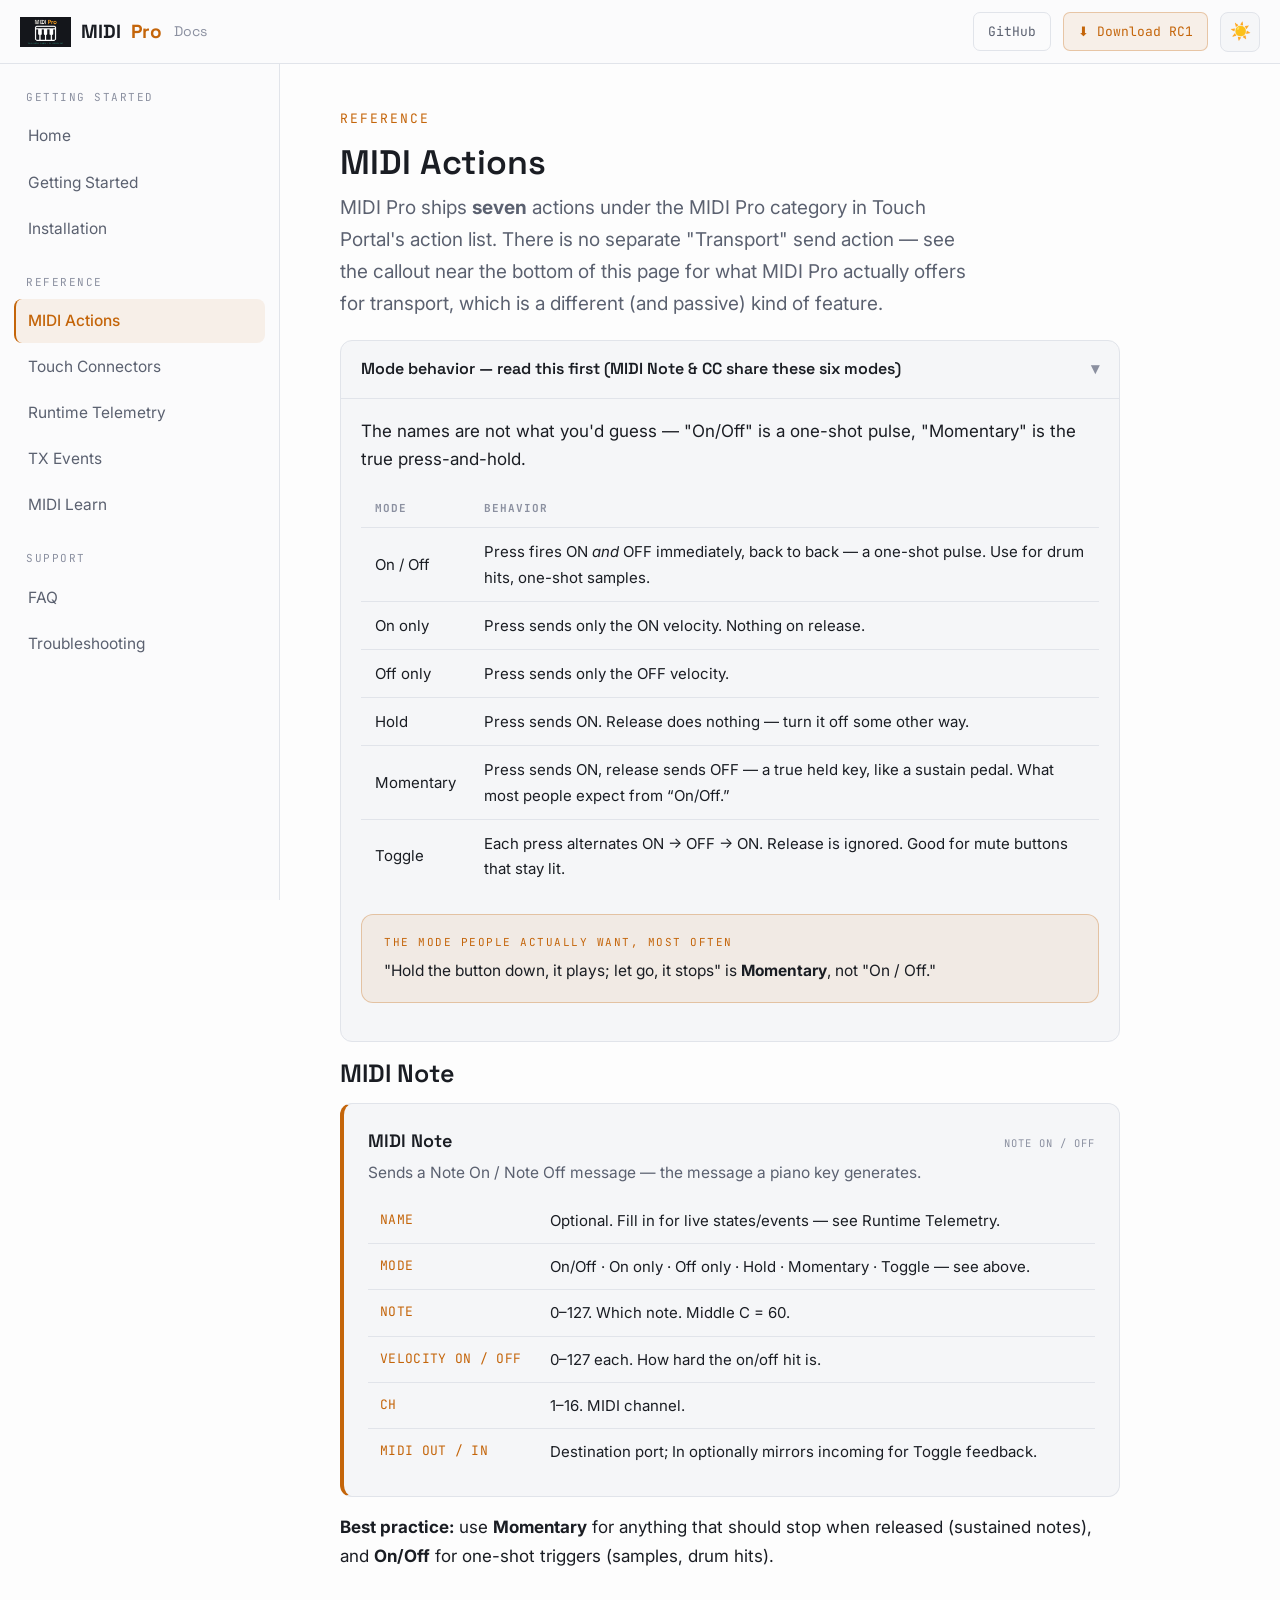
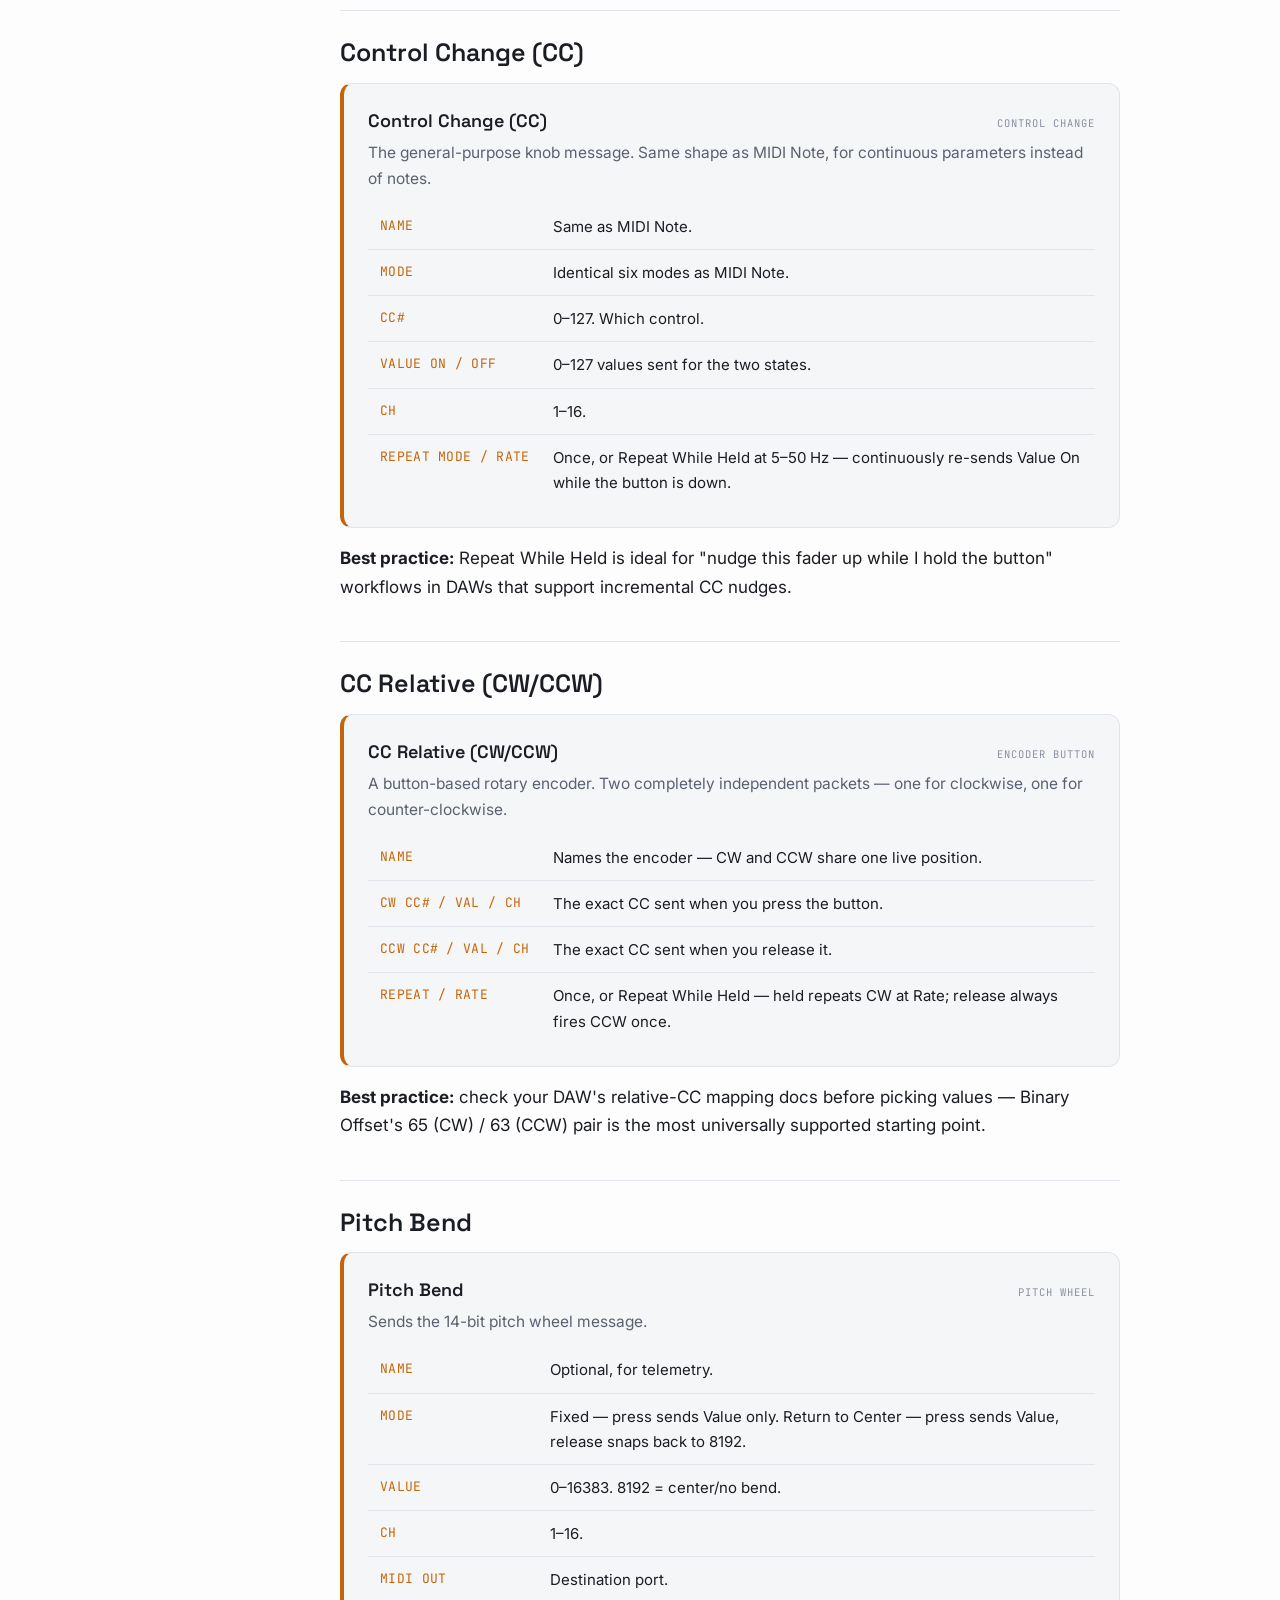
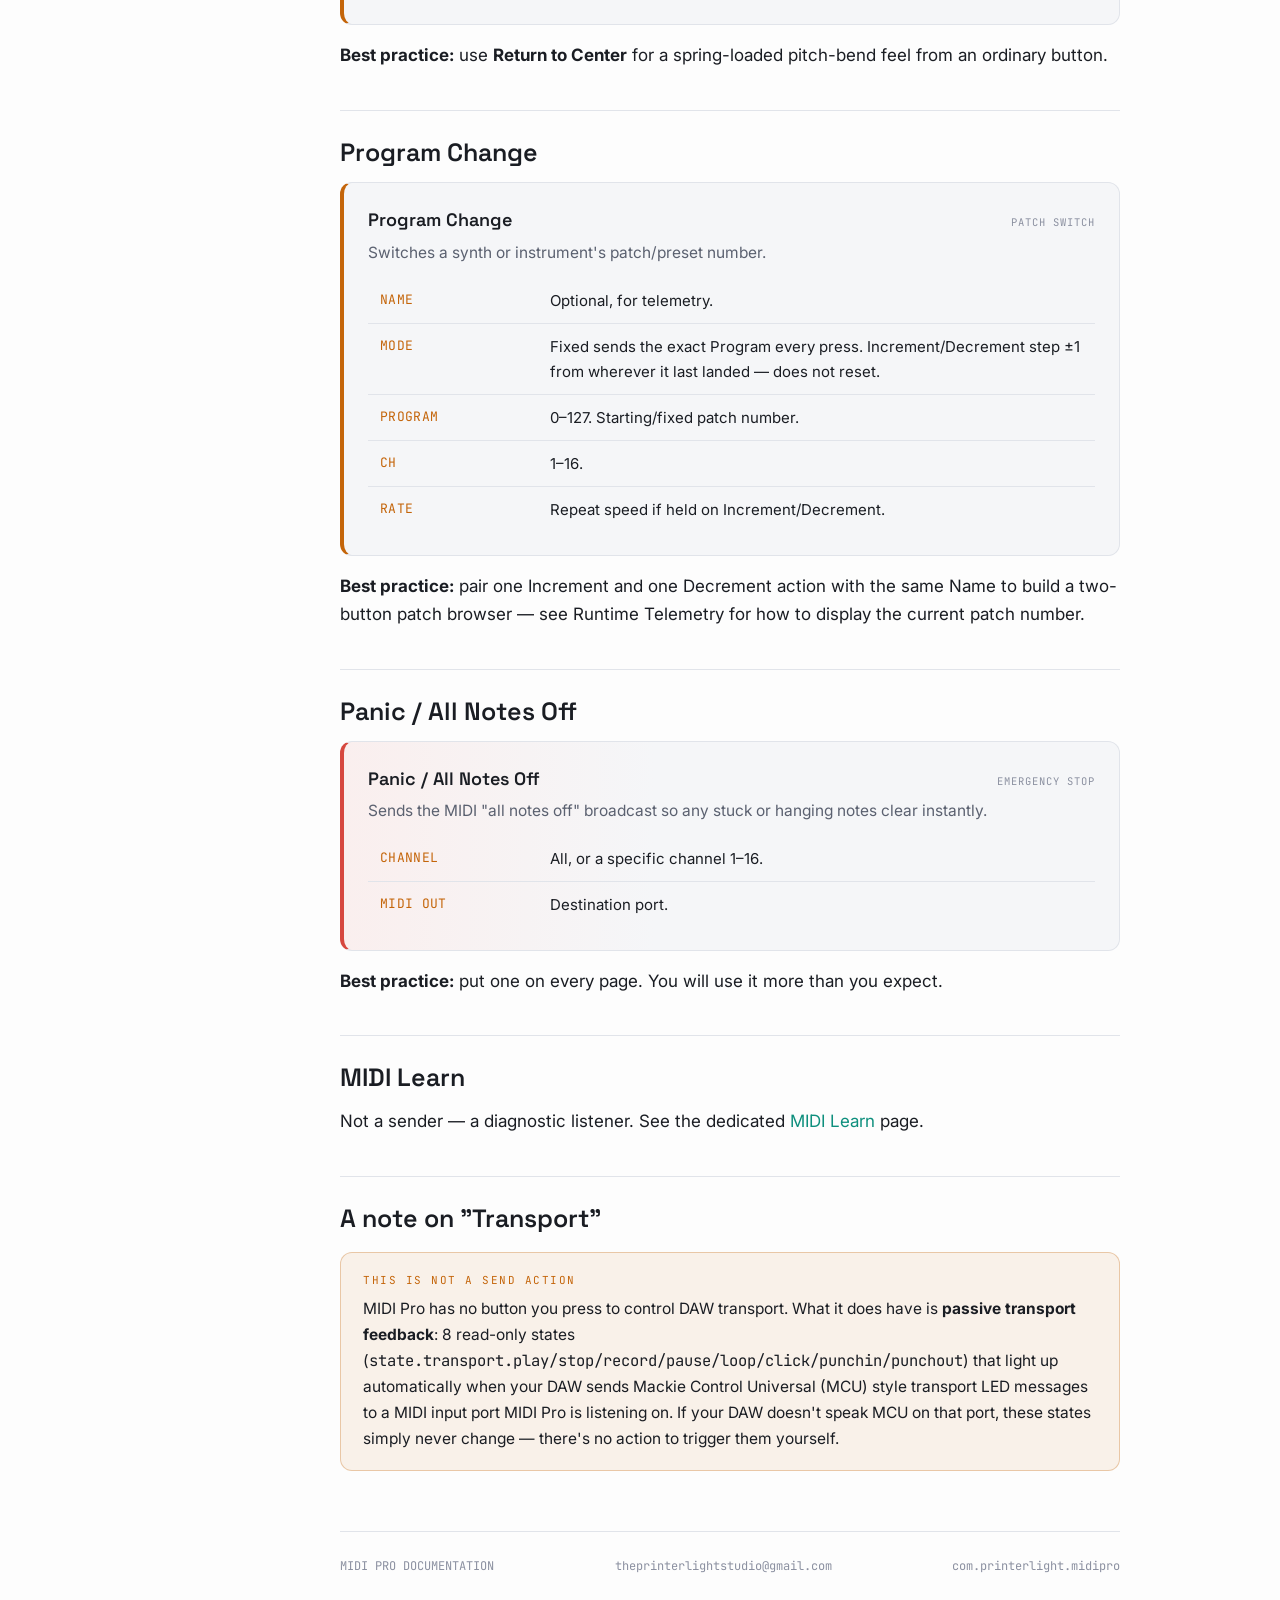
<file: docs/actions.html>
<!DOCTYPE html>
<html lang="en" data-theme="dark">
<head>
<meta charset="UTF-8">
<meta name="viewport" content="width=device-width, initial-scale=1.0">
<title>MIDI Actions — MIDI Pro Docs</title>
<link rel="icon" href="images/Hero_icon.png">
<link rel="stylesheet" href="css/styles.css">

</head>
<body data-page="actions">

<div class="topbar">
  <button class="hamburger" id="hamburger" aria-label="Toggle navigation">☰</button>
  <a class="brand" href="index.html" style="color:inherit"><img src="images/Hero_icon.png" alt="MIDI Pro">MIDI <span class="pro">Pro</span><span class="full-tag dim" style="font-weight:400;color:var(--ink-faint);font-size:14px;margin-left:2px;">Docs</span></a>
  <div class="topbar-right">
    <a class="topbar-link hide-mobile" href="https://github.com/theprinterlightstudio-lab/MIDI-Pro" target="_blank" rel="noopener">GitHub</a>
    <a class="topbar-link cta" href="com.printerlight.midipro_RC1_WINDOWS.tpp">⬇ Download RC1</a>
    <button class="theme-toggle" id="theme-toggle" aria-label="Toggle theme">🌙</button>
  </div>
</div>

<div class="sidebar-overlay" id="sidebar-overlay"></div>
<div class="shell">
  <nav class="sidebar" id="sidebar">
    <div class="nav-group"><div class="nav-group-title">Getting Started</div><a class="nav-link" data-page="index" href="index.html">Home</a><a class="nav-link" data-page="getting-started" href="getting-started.html">Getting Started</a><a class="nav-link" data-page="installation" href="installation.html">Installation</a></div><div class="nav-group"><div class="nav-group-title">Reference</div><a class="nav-link" data-page="actions" href="actions.html">MIDI Actions</a><a class="nav-link" data-page="connectors" href="connectors.html">Touch Connectors</a><a class="nav-link" data-page="runtime-telemetry" href="runtime-telemetry.html">Runtime Telemetry</a><a class="nav-link" data-page="runtime-telemetry" href="runtime-telemetry.html#events">TX Events</a><a class="nav-link" data-page="midi-learn" href="midi-learn.html">MIDI Learn</a></div><div class="nav-group"><div class="nav-group-title">Support</div><a class="nav-link" data-page="faq" href="faq.html">FAQ</a><a class="nav-link" data-page="troubleshooting" href="troubleshooting.html">Troubleshooting</a></div>
  </nav>
  <main class="content">
    <div class="content-inner">
      
<div class="eyebrow amber">Reference</div>
<h1 class="page-h1">MIDI Actions</h1>
<p class="lead">MIDI Pro ships <b>seven</b> actions under the MIDI Pro category in Touch Portal's action list. There is no separate "Transport" send action — see the callout near the bottom of this page for what MIDI Pro actually offers for transport, which is a different (and passive) kind of feature.</p>

<details class="adv" open>
  <summary>Mode behavior — read this first (MIDI Note &amp; CC share these six modes)</summary>
  <div class="adv-body">
    <p style="padding-top:14px">The names are not what you'd guess — "On/Off" is a one-shot pulse, "Momentary" is the true press-and-hold.</p>
    <table class="reftable"><tr><th>Mode</th><th>Behavior</th></tr><tr><td>On / Off</td><td>Press fires ON <i>and</i> OFF immediately, back to back — a one-shot pulse. Use for drum hits, one-shot samples.</td></tr><tr><td>On only</td><td>Press sends only the ON velocity. Nothing on release.</td></tr><tr><td>Off only</td><td>Press sends only the OFF velocity.</td></tr><tr><td>Hold</td><td>Press sends ON. Release does nothing — turn it off some other way.</td></tr><tr><td>Momentary</td><td>Press sends ON, release sends OFF — a true held key, like a sustain pedal. What most people expect from “On/Off.”</td></tr><tr><td>Toggle</td><td>Each press alternates ON → OFF → ON. Release is ignored. Good for mute buttons that stay lit.</td></tr></table>
    <div class="callout warn"><span class="lbl">The mode people actually want, most often</span>
    "Hold the button down, it plays; let go, it stops" is <b>Momentary</b>, not "On / Off."</div>
  </div>
</details>

<h2 class="h2">MIDI Note</h2>
<div class="card amber-edge"><div class="card-title">MIDI Note <span class="tag">NOTE ON / OFF</span></div>
      <div class="card-sub">Sends a Note On / Note Off message — the message a piano key generates.</div><table class="ftable"><tr><td class="fname">Name</td><td>Optional. Fill in for live states/events — see Runtime Telemetry.</td></tr><tr><td class="fname">Mode</td><td>On/Off · On only · Off only · Hold · Momentary · Toggle — see above.</td></tr><tr><td class="fname">Note</td><td>0–127. Which note. Middle C = 60.</td></tr><tr><td class="fname">Velocity On / Off</td><td>0–127 each. How hard the on/off hit is.</td></tr><tr><td class="fname">Ch</td><td>1–16. MIDI channel.</td></tr><tr><td class="fname">MIDI Out / In</td><td>Destination port; In optionally mirrors incoming for Toggle feedback.</td></tr></table></div>
<p><b>Best practice:</b> use <b>Momentary</b> for anything that should stop when released (sustained notes), and <b>On/Off</b> for one-shot triggers (samples, drum hits).</p>

<h2 class="h2">Control Change (CC)</h2>
<div class="card amber-edge"><div class="card-title">Control Change (CC) <span class="tag">CONTROL CHANGE</span></div>
      <div class="card-sub">The general-purpose knob message. Same shape as MIDI Note, for continuous parameters instead of notes.</div><table class="ftable"><tr><td class="fname">Name</td><td>Same as MIDI Note.</td></tr><tr><td class="fname">Mode</td><td>Identical six modes as MIDI Note.</td></tr><tr><td class="fname">CC#</td><td>0–127. Which control.</td></tr><tr><td class="fname">Value On / Off</td><td>0–127 values sent for the two states.</td></tr><tr><td class="fname">Ch</td><td>1–16.</td></tr><tr><td class="fname">Repeat Mode / Rate</td><td>Once, or Repeat While Held at 5–50 Hz — continuously re-sends Value On while the button is down.</td></tr></table></div>
<p><b>Best practice:</b> Repeat While Held is ideal for "nudge this fader up while I hold the button" workflows in DAWs that support incremental CC nudges.</p>

<h2 class="h2">CC Relative (CW/CCW)</h2>
<div class="card amber-edge"><div class="card-title">CC Relative (CW/CCW) <span class="tag">ENCODER BUTTON</span></div>
      <div class="card-sub">A button-based rotary encoder. Two completely independent packets — one for clockwise, one for counter-clockwise.</div><table class="ftable"><tr><td class="fname">Name</td><td>Names the encoder — CW and CCW share one live position.</td></tr><tr><td class="fname">CW CC# / Val / Ch</td><td>The exact CC sent when you press the button.</td></tr><tr><td class="fname">CCW CC# / Val / Ch</td><td>The exact CC sent when you release it.</td></tr><tr><td class="fname">Repeat / Rate</td><td>Once, or Repeat While Held — held repeats CW at Rate; release always fires CCW once.</td></tr></table></div>
<p><b>Best practice:</b> check your DAW's relative-CC mapping docs before picking values — Binary Offset's 65 (CW) / 63 (CCW) pair is the most universally supported starting point.</p>

<h2 class="h2">Pitch Bend</h2>
<div class="card amber-edge"><div class="card-title">Pitch Bend <span class="tag">PITCH WHEEL</span></div>
      <div class="card-sub">Sends the 14-bit pitch wheel message.</div><table class="ftable"><tr><td class="fname">Name</td><td>Optional, for telemetry.</td></tr><tr><td class="fname">Mode</td><td>Fixed — press sends Value only. Return to Center — press sends Value, release snaps back to 8192.</td></tr><tr><td class="fname">Value</td><td>0–16383. 8192 = center/no bend.</td></tr><tr><td class="fname">Ch</td><td>1–16.</td></tr><tr><td class="fname">MIDI Out</td><td>Destination port.</td></tr></table></div>
<p><b>Best practice:</b> use <b>Return to Center</b> for a spring-loaded pitch-bend feel from an ordinary button.</p>

<h2 class="h2">Program Change</h2>
<div class="card amber-edge"><div class="card-title">Program Change <span class="tag">PATCH SWITCH</span></div>
      <div class="card-sub">Switches a synth or instrument's patch/preset number.</div><table class="ftable"><tr><td class="fname">Name</td><td>Optional, for telemetry.</td></tr><tr><td class="fname">Mode</td><td>Fixed sends the exact Program every press. Increment/Decrement step ±1 from wherever it last landed — does not reset.</td></tr><tr><td class="fname">Program</td><td>0–127. Starting/fixed patch number.</td></tr><tr><td class="fname">Ch</td><td>1–16.</td></tr><tr><td class="fname">Rate</td><td>Repeat speed if held on Increment/Decrement.</td></tr></table></div>
<p><b>Best practice:</b> pair one Increment and one Decrement action with the same Name to build a two-button patch browser — see Runtime Telemetry for how to display the current patch number.</p>

<h2 class="h2">Panic / All Notes Off</h2>
<div class="card panic-edge"><div class="card-title">Panic / All Notes Off <span class="tag">EMERGENCY STOP</span></div>
  <div class="card-sub">Sends the MIDI "all notes off" broadcast so any stuck or hanging notes clear instantly.</div>
  <table class="ftable"><tr><td class="fname">Channel</td><td>All, or a specific channel 1–16.</td></tr><tr><td class="fname">MIDI Out</td><td>Destination port.</td></tr></table>
</div>
<p><b>Best practice:</b> put one on every page. You will use it more than you expect.</p>

<h2 class="h2">MIDI Learn</h2>
<p>Not a sender — a diagnostic listener. See the dedicated <a href="midi-learn.html">MIDI Learn</a> page.</p>

<h2 class="h2" id="transport-feedback">A note on "Transport"</h2>
<div class="callout warn">
  <span class="lbl">This is not a send action</span>
  MIDI Pro has no button you press to control DAW transport. What it does
  have is <b>passive transport feedback</b>: 8 read-only states
  (<span class="mono">state.transport.play/stop/record/pause/loop/click/punchin/punchout</span>)
  that light up automatically when your DAW sends Mackie Control Universal
  (MCU) style transport LED messages to a MIDI input port MIDI Pro is
  listening on. If your DAW doesn't speak MCU on that port, these states
  simply never change — there's no action to trigger them yourself.
</div>

      <footer class="pfoot">
        <span>MIDI PRO DOCUMENTATION</span>
        <span><a href="mailto:theprinterlightstudio@gmail.com" style="color:inherit">theprinterlightstudio@gmail.com</a></span>
        <span>com.printerlight.midipro</span>
      </footer>
    </div>
  </main>
</div>

<script src="js/navigation.js"></script>
</body>
</html>
</file>
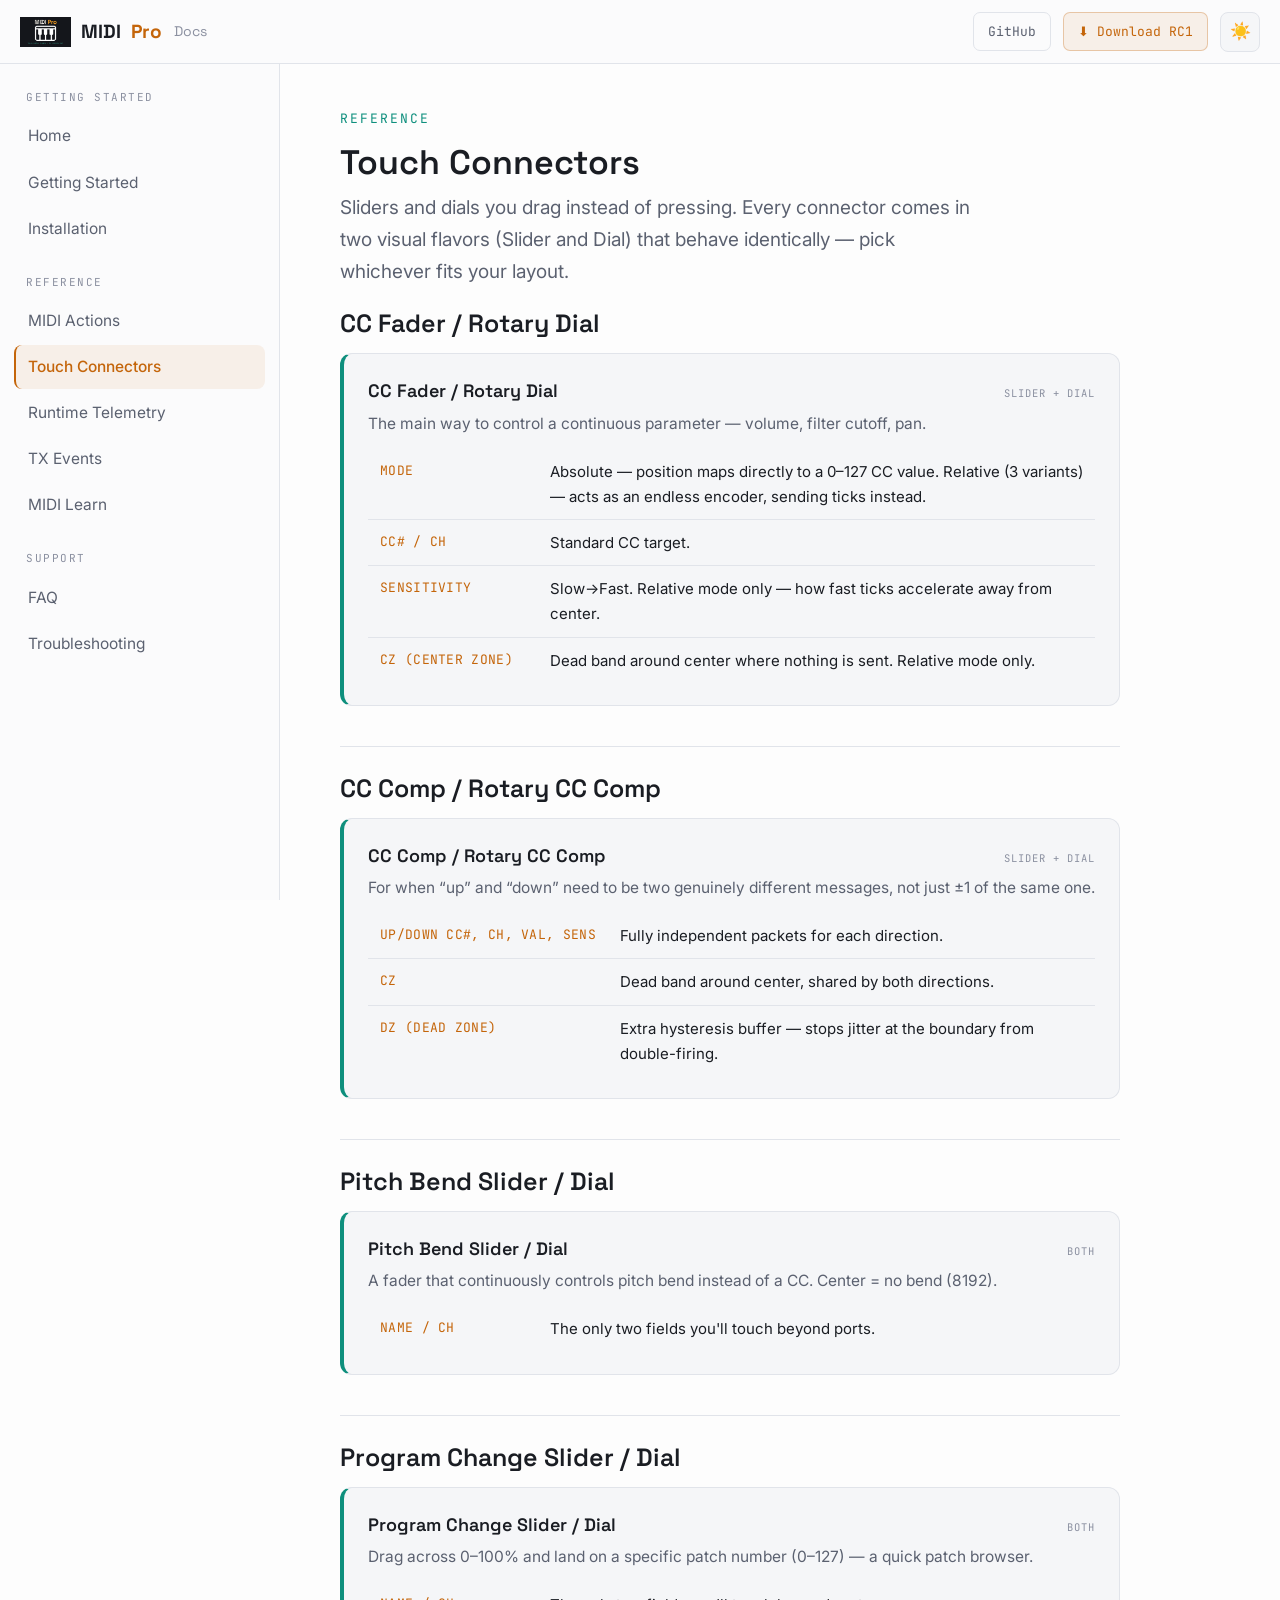
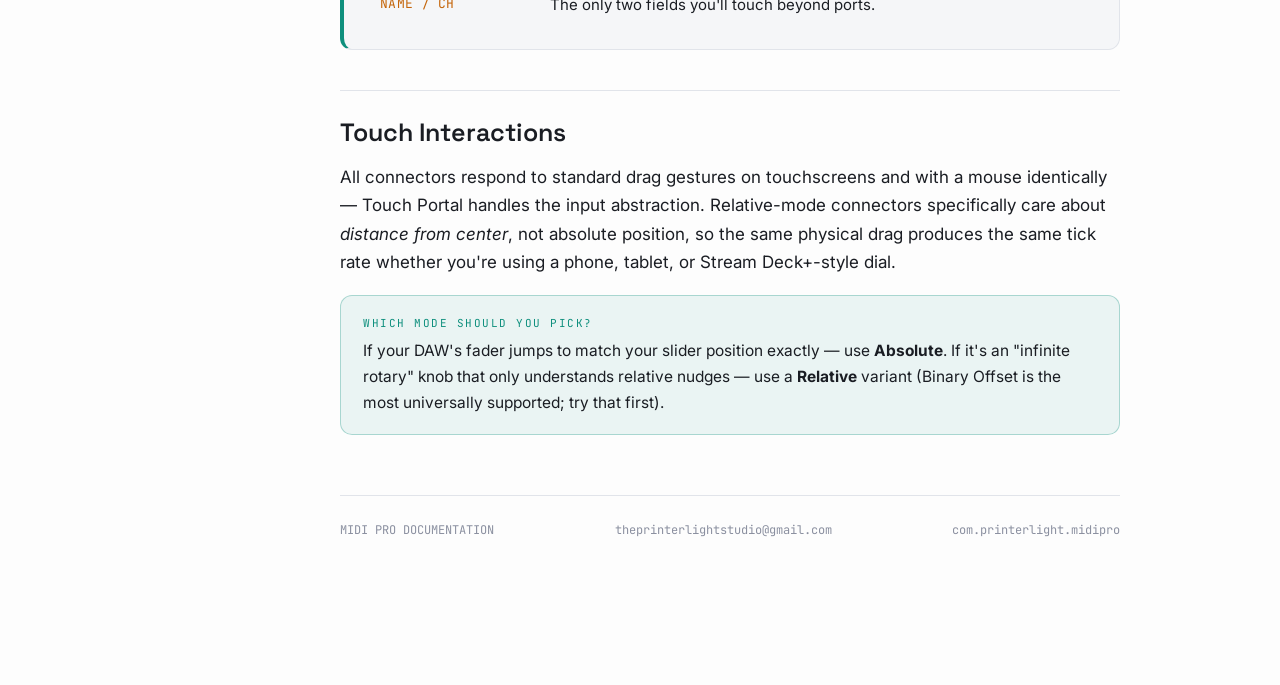
<file: docs/connectors.html>
<!DOCTYPE html>
<html lang="en" data-theme="dark">
<head>
<meta charset="UTF-8">
<meta name="viewport" content="width=device-width, initial-scale=1.0">
<title>Touch Connectors — MIDI Pro Docs</title>
<link rel="icon" href="images/Hero_icon.png">
<link rel="stylesheet" href="css/styles.css">

</head>
<body data-page="connectors">

<div class="topbar">
  <button class="hamburger" id="hamburger" aria-label="Toggle navigation">☰</button>
  <a class="brand" href="index.html" style="color:inherit"><img src="images/Hero_icon.png" alt="MIDI Pro">MIDI <span class="pro">Pro</span><span class="full-tag dim" style="font-weight:400;color:var(--ink-faint);font-size:14px;margin-left:2px;">Docs</span></a>
  <div class="topbar-right">
    <a class="topbar-link hide-mobile" href="https://github.com/theprinterlightstudio-lab/MIDI-Pro" target="_blank" rel="noopener">GitHub</a>
    <a class="topbar-link cta" href="com.printerlight.midipro_RC1_WINDOWS.tpp">⬇ Download RC1</a>
    <button class="theme-toggle" id="theme-toggle" aria-label="Toggle theme">🌙</button>
  </div>
</div>

<div class="sidebar-overlay" id="sidebar-overlay"></div>
<div class="shell">
  <nav class="sidebar" id="sidebar">
    <div class="nav-group"><div class="nav-group-title">Getting Started</div><a class="nav-link" data-page="index" href="index.html">Home</a><a class="nav-link" data-page="getting-started" href="getting-started.html">Getting Started</a><a class="nav-link" data-page="installation" href="installation.html">Installation</a></div><div class="nav-group"><div class="nav-group-title">Reference</div><a class="nav-link" data-page="actions" href="actions.html">MIDI Actions</a><a class="nav-link" data-page="connectors" href="connectors.html">Touch Connectors</a><a class="nav-link" data-page="runtime-telemetry" href="runtime-telemetry.html">Runtime Telemetry</a><a class="nav-link" data-page="runtime-telemetry" href="runtime-telemetry.html#events">TX Events</a><a class="nav-link" data-page="midi-learn" href="midi-learn.html">MIDI Learn</a></div><div class="nav-group"><div class="nav-group-title">Support</div><a class="nav-link" data-page="faq" href="faq.html">FAQ</a><a class="nav-link" data-page="troubleshooting" href="troubleshooting.html">Troubleshooting</a></div>
  </nav>
  <main class="content">
    <div class="content-inner">
      
<div class="eyebrow teal">Reference</div>
<h1 class="page-h1">Touch Connectors</h1>
<p class="lead">Sliders and dials you drag instead of pressing. Every connector comes in two visual flavors (Slider and Dial) that behave identically — pick whichever fits your layout.</p>

<h2 class="h2" style="border-top:none">CC Fader / Rotary Dial</h2>
<div class="card teal-edge"><div class="card-title">CC Fader / Rotary Dial <span class="tag">SLIDER + DIAL</span></div>
      <div class="card-sub">The main way to control a continuous parameter — volume, filter cutoff, pan.</div><table class="ftable"><tr><td class="fname">Mode</td><td>Absolute — position maps directly to a 0–127 CC value. Relative (3 variants) — acts as an endless encoder, sending ticks instead.</td></tr><tr><td class="fname">CC# / Ch</td><td>Standard CC target.</td></tr><tr><td class="fname">Sensitivity</td><td>Slow→Fast. Relative mode only — how fast ticks accelerate away from center.</td></tr><tr><td class="fname">CZ (Center Zone)</td><td>Dead band around center where nothing is sent. Relative mode only.</td></tr></table></div>

<h2 class="h2">CC Comp / Rotary CC Comp</h2>
<div class="card teal-edge"><div class="card-title">CC Comp / Rotary CC Comp <span class="tag">SLIDER + DIAL</span></div>
      <div class="card-sub">For when “up” and “down” need to be two genuinely different messages, not just ±1 of the same one.</div><table class="ftable"><tr><td class="fname">Up/Down CC#, Ch, Val, Sens</td><td>Fully independent packets for each direction.</td></tr><tr><td class="fname">CZ</td><td>Dead band around center, shared by both directions.</td></tr><tr><td class="fname">DZ (Dead Zone)</td><td>Extra hysteresis buffer — stops jitter at the boundary from double-firing.</td></tr></table></div>

<h2 class="h2">Pitch Bend Slider / Dial</h2>
<div class="card teal-edge"><div class="card-title">Pitch Bend Slider / Dial <span class="tag">BOTH</span></div>
      <div class="card-sub">A fader that continuously controls pitch bend instead of a CC. Center = no bend (8192).</div><table class="ftable"><tr><td class="fname">Name / Ch</td><td>The only two fields you'll touch beyond ports.</td></tr></table></div>

<h2 class="h2">Program Change Slider / Dial</h2>
<div class="card teal-edge"><div class="card-title">Program Change Slider / Dial <span class="tag">BOTH</span></div>
      <div class="card-sub">Drag across 0–100% and land on a specific patch number (0–127) — a quick patch browser.</div><table class="ftable"><tr><td class="fname">Name / Ch</td><td>The only two fields you'll touch beyond ports.</td></tr></table></div>

<h2 class="h2">Touch Interactions</h2>
<p>All connectors respond to standard drag gestures on touchscreens and with a mouse identically — Touch Portal handles the input abstraction. Relative-mode connectors specifically care about <i>distance from center</i>, not absolute position, so the same physical drag produces the same tick rate whether you're using a phone, tablet, or Stream Deck+-style dial.</p>

<div class="callout">
  <span class="lbl">Which mode should you pick?</span>
  If your DAW's fader jumps to match your slider position exactly — use <b>Absolute</b>. If it's an "infinite rotary" knob that only understands relative nudges — use a <b>Relative</b> variant (Binary Offset is the most universally supported; try that first).
</div>

      <footer class="pfoot">
        <span>MIDI PRO DOCUMENTATION</span>
        <span><a href="mailto:theprinterlightstudio@gmail.com" style="color:inherit">theprinterlightstudio@gmail.com</a></span>
        <span>com.printerlight.midipro</span>
      </footer>
    </div>
  </main>
</div>

<script src="js/navigation.js"></script>
</body>
</html>
</file>
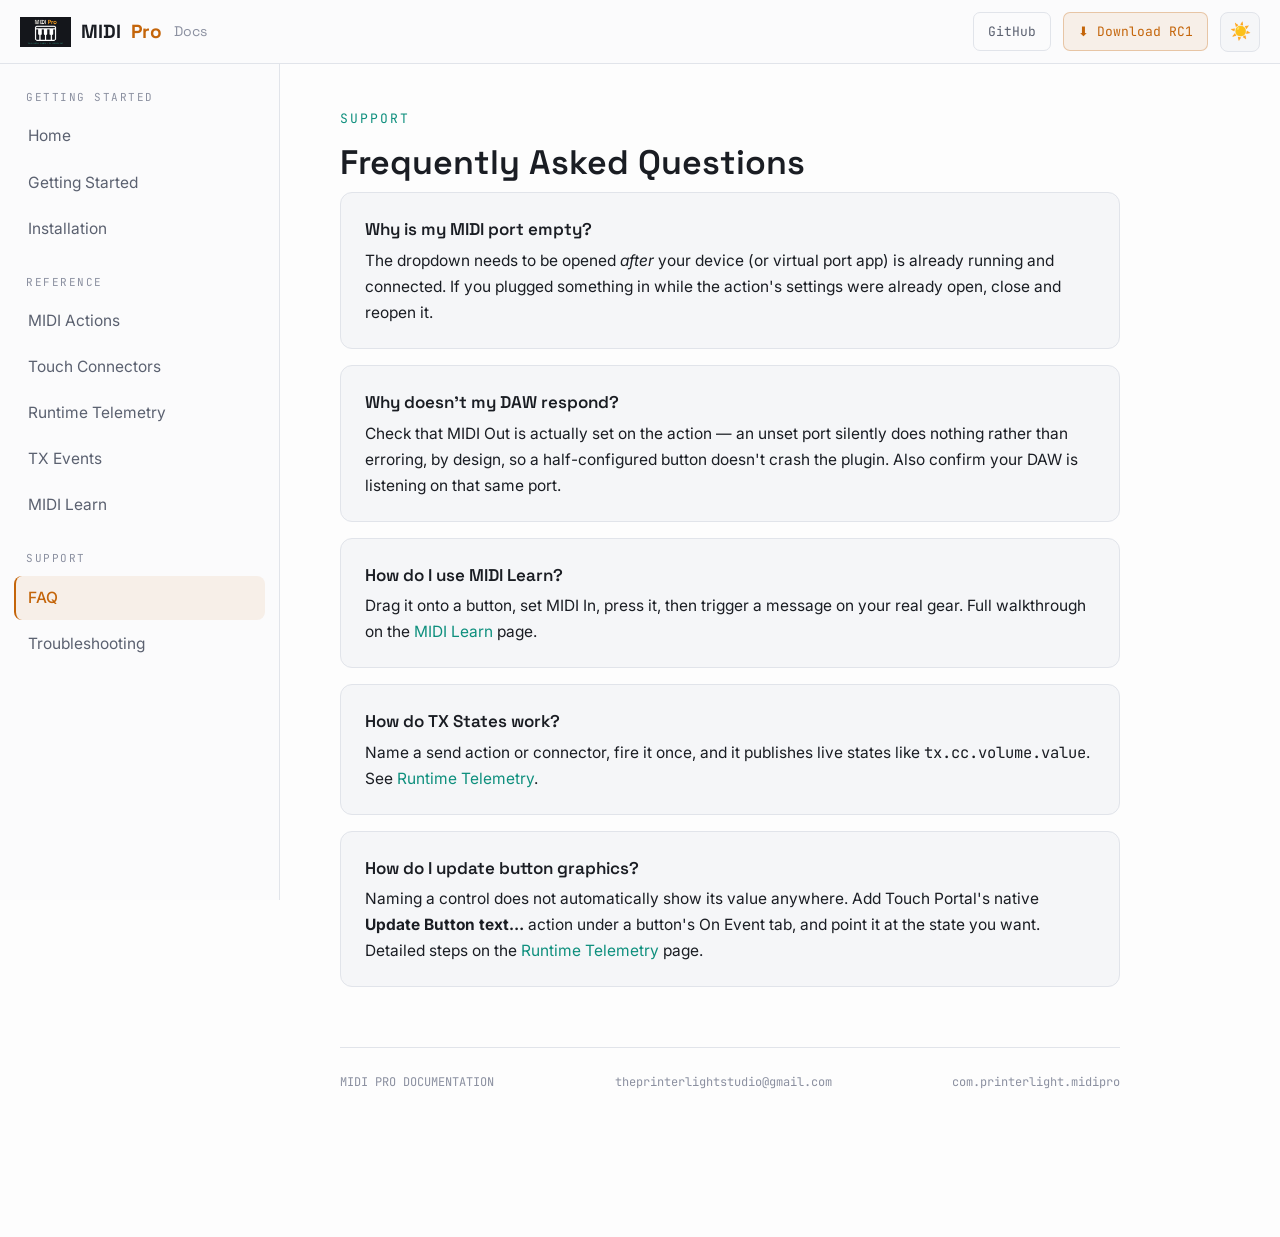
<file: docs/faq.html>
<!DOCTYPE html>
<html lang="en" data-theme="dark">
<head>
<meta charset="UTF-8">
<meta name="viewport" content="width=device-width, initial-scale=1.0">
<title>FAQ — MIDI Pro Docs</title>
<link rel="icon" href="images/Hero_icon.png">
<link rel="stylesheet" href="css/styles.css">

</head>
<body data-page="faq">

<div class="topbar">
  <button class="hamburger" id="hamburger" aria-label="Toggle navigation">☰</button>
  <a class="brand" href="index.html" style="color:inherit"><img src="images/Hero_icon.png" alt="MIDI Pro">MIDI <span class="pro">Pro</span><span class="full-tag dim" style="font-weight:400;color:var(--ink-faint);font-size:14px;margin-left:2px;">Docs</span></a>
  <div class="topbar-right">
    <a class="topbar-link hide-mobile" href="https://github.com/theprinterlightstudio-lab/MIDI-Pro" target="_blank" rel="noopener">GitHub</a>
    <a class="topbar-link cta" href="com.printerlight.midipro_RC1_WINDOWS.tpp">⬇ Download RC1</a>
    <button class="theme-toggle" id="theme-toggle" aria-label="Toggle theme">🌙</button>
  </div>
</div>

<div class="sidebar-overlay" id="sidebar-overlay"></div>
<div class="shell">
  <nav class="sidebar" id="sidebar">
    <div class="nav-group"><div class="nav-group-title">Getting Started</div><a class="nav-link" data-page="index" href="index.html">Home</a><a class="nav-link" data-page="getting-started" href="getting-started.html">Getting Started</a><a class="nav-link" data-page="installation" href="installation.html">Installation</a></div><div class="nav-group"><div class="nav-group-title">Reference</div><a class="nav-link" data-page="actions" href="actions.html">MIDI Actions</a><a class="nav-link" data-page="connectors" href="connectors.html">Touch Connectors</a><a class="nav-link" data-page="runtime-telemetry" href="runtime-telemetry.html">Runtime Telemetry</a><a class="nav-link" data-page="runtime-telemetry" href="runtime-telemetry.html#events">TX Events</a><a class="nav-link" data-page="midi-learn" href="midi-learn.html">MIDI Learn</a></div><div class="nav-group"><div class="nav-group-title">Support</div><a class="nav-link" data-page="faq" href="faq.html">FAQ</a><a class="nav-link" data-page="troubleshooting" href="troubleshooting.html">Troubleshooting</a></div>
  </nav>
  <main class="content">
    <div class="content-inner">
      <div class="eyebrow teal">Support</div><h1 class="page-h1">Frequently Asked Questions</h1><div class="card"><div class="card-title" style="font-size:17px">Why is my MIDI port empty?</div><div class="card-sub" style="margin-bottom:0;color:var(--ink)">The dropdown needs to be opened <i>after</i> your device (or virtual port app) is already running and connected. If you plugged something in while the action's settings were already open, close and reopen it.</div></div><div class="card"><div class="card-title" style="font-size:17px">Why doesn't my DAW respond?</div><div class="card-sub" style="margin-bottom:0;color:var(--ink)">Check that MIDI Out is actually set on the action — an unset port silently does nothing rather than erroring, by design, so a half-configured button doesn't crash the plugin. Also confirm your DAW is listening on that same port.</div></div><div class="card"><div class="card-title" style="font-size:17px">How do I use MIDI Learn?</div><div class="card-sub" style="margin-bottom:0;color:var(--ink)">Drag it onto a button, set MIDI In, press it, then trigger a message on your real gear. Full walkthrough on the <a href="midi-learn.html">MIDI Learn</a> page.</div></div><div class="card"><div class="card-title" style="font-size:17px">How do TX States work?</div><div class="card-sub" style="margin-bottom:0;color:var(--ink)">Name a send action or connector, fire it once, and it publishes live states like <span class="mono">tx.cc.volume.value</span>. See <a href="runtime-telemetry.html">Runtime Telemetry</a>.</div></div><div class="card"><div class="card-title" style="font-size:17px">How do I update button graphics?</div><div class="card-sub" style="margin-bottom:0;color:var(--ink)">Naming a control does not automatically show its value anywhere. Add Touch Portal's native <b>Update Button text…</b> action under a button's On Event tab, and point it at the state you want. Detailed steps on the <a href="runtime-telemetry.html">Runtime Telemetry</a> page.</div></div>
      <footer class="pfoot">
        <span>MIDI PRO DOCUMENTATION</span>
        <span><a href="mailto:theprinterlightstudio@gmail.com" style="color:inherit">theprinterlightstudio@gmail.com</a></span>
        <span>com.printerlight.midipro</span>
      </footer>
    </div>
  </main>
</div>

<script src="js/navigation.js"></script>
</body>
</html>
</file>
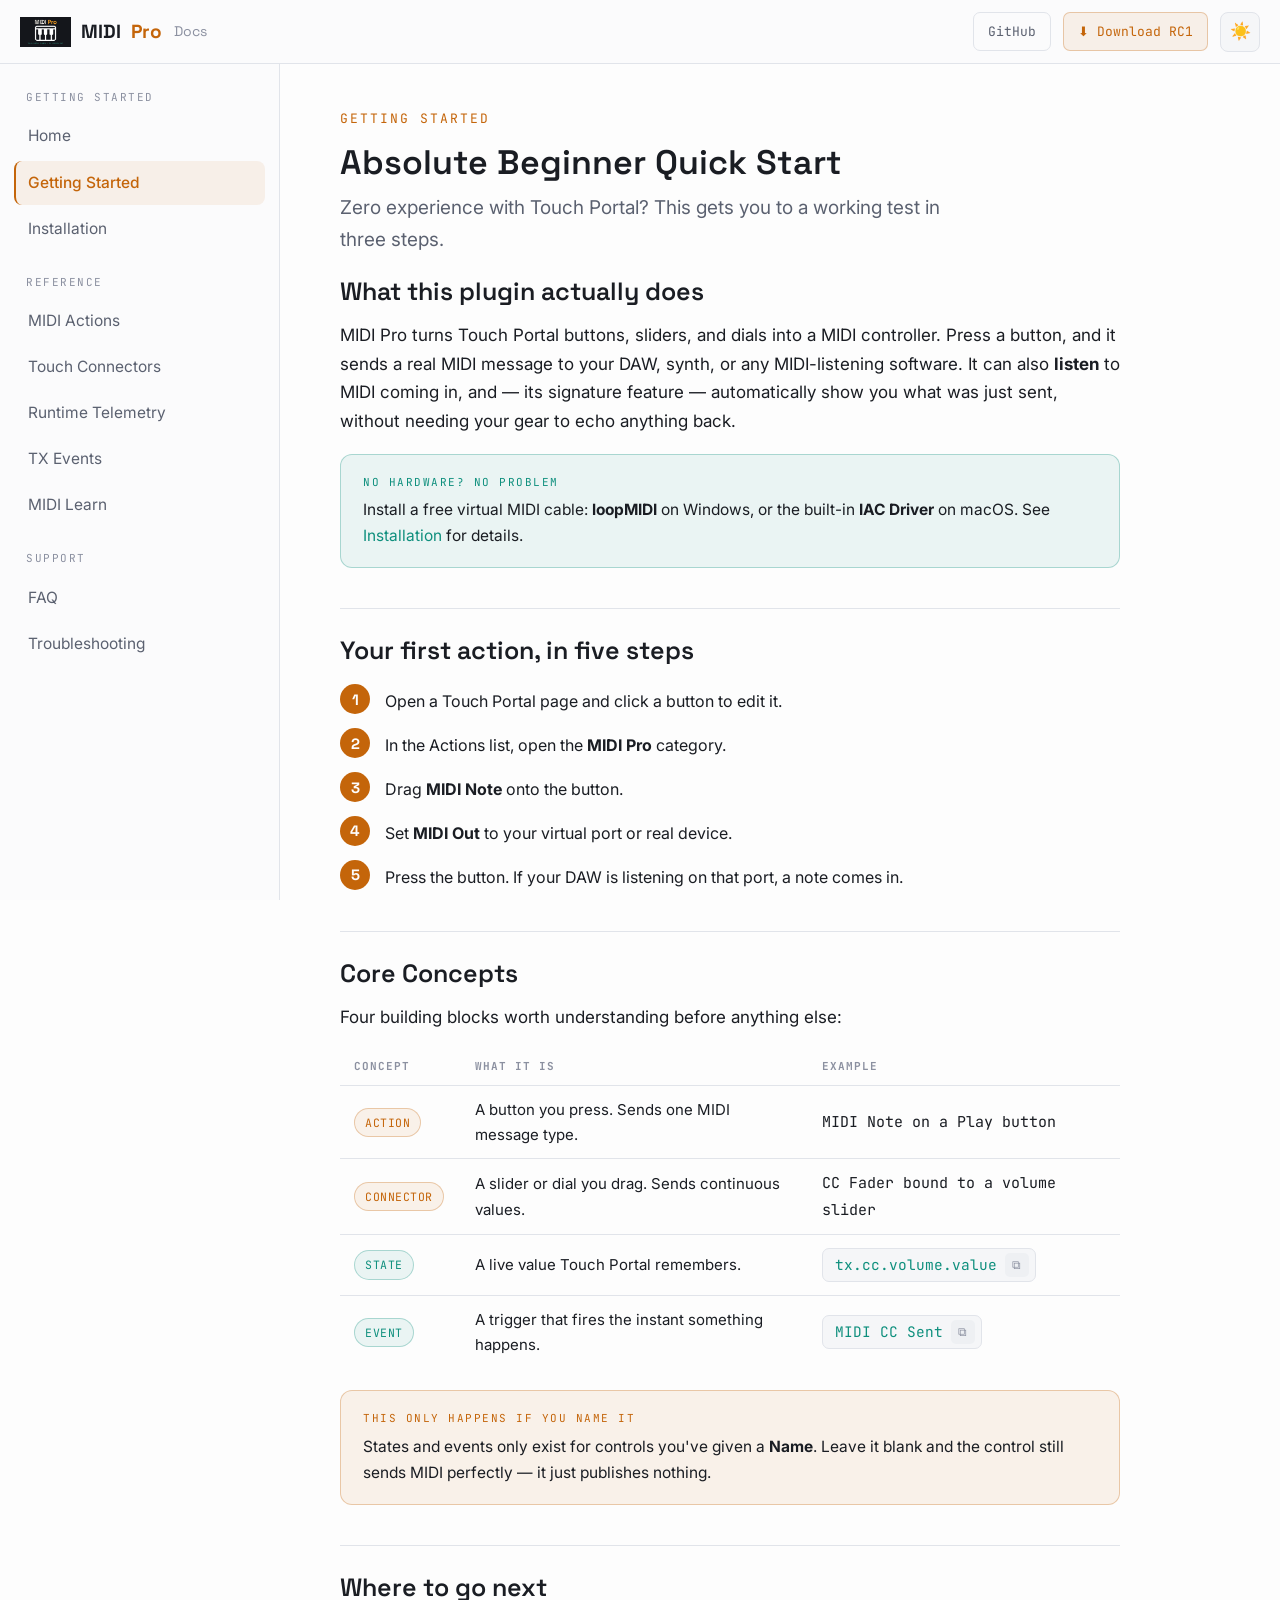
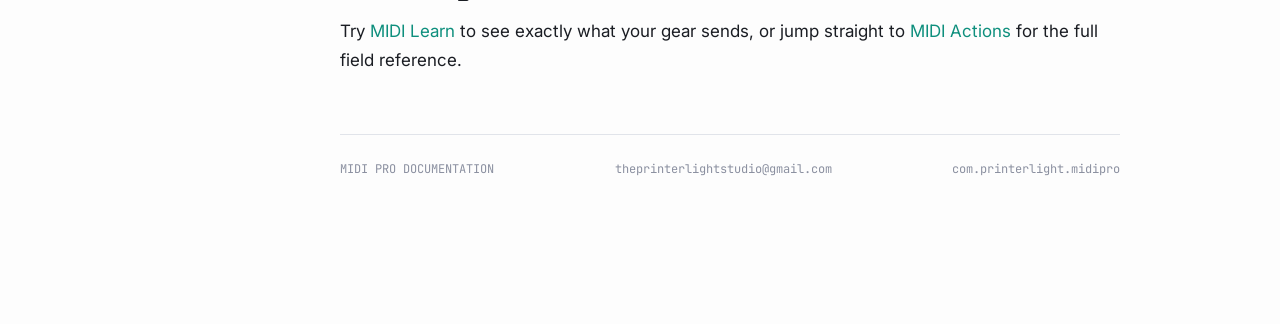
<file: docs/getting-started.html>
<!DOCTYPE html>
<html lang="en" data-theme="dark">
<head>
<meta charset="UTF-8">
<meta name="viewport" content="width=device-width, initial-scale=1.0">
<title>Getting Started — MIDI Pro Docs</title>
<link rel="icon" href="images/Hero_icon.png">
<link rel="stylesheet" href="css/styles.css">

</head>
<body data-page="getting-started">

<div class="topbar">
  <button class="hamburger" id="hamburger" aria-label="Toggle navigation">☰</button>
  <a class="brand" href="index.html" style="color:inherit"><img src="images/Hero_icon.png" alt="MIDI Pro">MIDI <span class="pro">Pro</span><span class="full-tag dim" style="font-weight:400;color:var(--ink-faint);font-size:14px;margin-left:2px;">Docs</span></a>
  <div class="topbar-right">
    <a class="topbar-link hide-mobile" href="https://github.com/theprinterlightstudio-lab/MIDI-Pro" target="_blank" rel="noopener">GitHub</a>
    <a class="topbar-link cta" href="com.printerlight.midipro_RC1_WINDOWS.tpp">⬇ Download RC1</a>
    <button class="theme-toggle" id="theme-toggle" aria-label="Toggle theme">🌙</button>
  </div>
</div>

<div class="sidebar-overlay" id="sidebar-overlay"></div>
<div class="shell">
  <nav class="sidebar" id="sidebar">
    <div class="nav-group"><div class="nav-group-title">Getting Started</div><a class="nav-link" data-page="index" href="index.html">Home</a><a class="nav-link" data-page="getting-started" href="getting-started.html">Getting Started</a><a class="nav-link" data-page="installation" href="installation.html">Installation</a></div><div class="nav-group"><div class="nav-group-title">Reference</div><a class="nav-link" data-page="actions" href="actions.html">MIDI Actions</a><a class="nav-link" data-page="connectors" href="connectors.html">Touch Connectors</a><a class="nav-link" data-page="runtime-telemetry" href="runtime-telemetry.html">Runtime Telemetry</a><a class="nav-link" data-page="runtime-telemetry" href="runtime-telemetry.html#events">TX Events</a><a class="nav-link" data-page="midi-learn" href="midi-learn.html">MIDI Learn</a></div><div class="nav-group"><div class="nav-group-title">Support</div><a class="nav-link" data-page="faq" href="faq.html">FAQ</a><a class="nav-link" data-page="troubleshooting" href="troubleshooting.html">Troubleshooting</a></div>
  </nav>
  <main class="content">
    <div class="content-inner">
      
<div class="eyebrow amber">Getting Started</div>
<h1 class="page-h1">Absolute Beginner Quick Start</h1>
<p class="lead">Zero experience with Touch Portal? This gets you to a working test in three steps.</p>

<h2 class="h2" style="border-top:none">What this plugin actually does</h2>
<p>MIDI Pro turns Touch Portal buttons, sliders, and dials into a MIDI controller. Press a button, and it sends a real MIDI message to your DAW, synth, or any MIDI-listening software. It can also <b>listen</b> to MIDI coming in, and — its signature feature — automatically show you what was just sent, without needing your gear to echo anything back.</p>

<div class="callout">
  <span class="lbl">No hardware? No problem</span>
  Install a free virtual MIDI cable: <b>loopMIDI</b> on Windows, or the built-in <b>IAC Driver</b> on macOS. See <a href="installation.html">Installation</a> for details.
</div>

<h2 class="h2">Your first action, in five steps</h2>
<div class="steps">
  <div class="step"><div class="num"></div><div class="txt">Open a Touch Portal page and click a button to edit it.</div></div>
  <div class="step"><div class="num"></div><div class="txt">In the Actions list, open the <b>MIDI Pro</b> category.</div></div>
  <div class="step"><div class="num"></div><div class="txt">Drag <b>MIDI Note</b> onto the button.</div></div>
  <div class="step"><div class="num"></div><div class="txt">Set <b>MIDI Out</b> to your virtual port or real device.</div></div>
  <div class="step"><div class="num"></div><div class="txt">Press the button. If your DAW is listening on that port, a note comes in.</div></div>
</div>

<h2 class="h2">Core Concepts</h2>
<p>Four building blocks worth understanding before anything else:</p>
<table class="reftable"><tr><th>Concept</th><th>What it is</th><th>Example</th></tr><tr><td><span class="pill">Action</span></td><td>A button you press. Sends one MIDI message type.</td><td><span class="mono">MIDI Note on a Play button</span></td></tr><tr><td><span class="pill">Connector</span></td><td>A slider or dial you drag. Sends continuous values.</td><td><span class="mono">CC Fader bound to a volume slider</span></td></tr><tr><td><span class="pill teal">State</span></td><td>A live value Touch Portal remembers.</td><td><span class="chip">tx.cc.volume.value<button class="copy-btn" data-copy="tx.cc.volume.value" title="Copy">⧉</button></span></td></tr><tr><td><span class="pill teal">Event</span></td><td>A trigger that fires the instant something happens.</td><td><span class="chip">MIDI CC Sent<button class="copy-btn" data-copy="MIDI CC Sent" title="Copy">⧉</button></span></td></tr></table>
<div class="callout warn">
  <span class="lbl">This only happens if you name it</span>
  States and events only exist for controls you've given a <b>Name</b>. Leave it blank and the control still sends MIDI perfectly — it just publishes nothing.
</div>

<h2 class="h2">Where to go next</h2>
<p>Try <a href="midi-learn.html">MIDI Learn</a> to see exactly what your gear sends, or jump straight to <a href="actions.html">MIDI Actions</a> for the full field reference.</p>

      <footer class="pfoot">
        <span>MIDI PRO DOCUMENTATION</span>
        <span><a href="mailto:theprinterlightstudio@gmail.com" style="color:inherit">theprinterlightstudio@gmail.com</a></span>
        <span>com.printerlight.midipro</span>
      </footer>
    </div>
  </main>
</div>

<script src="js/navigation.js"></script>
</body>
</html>
</file>
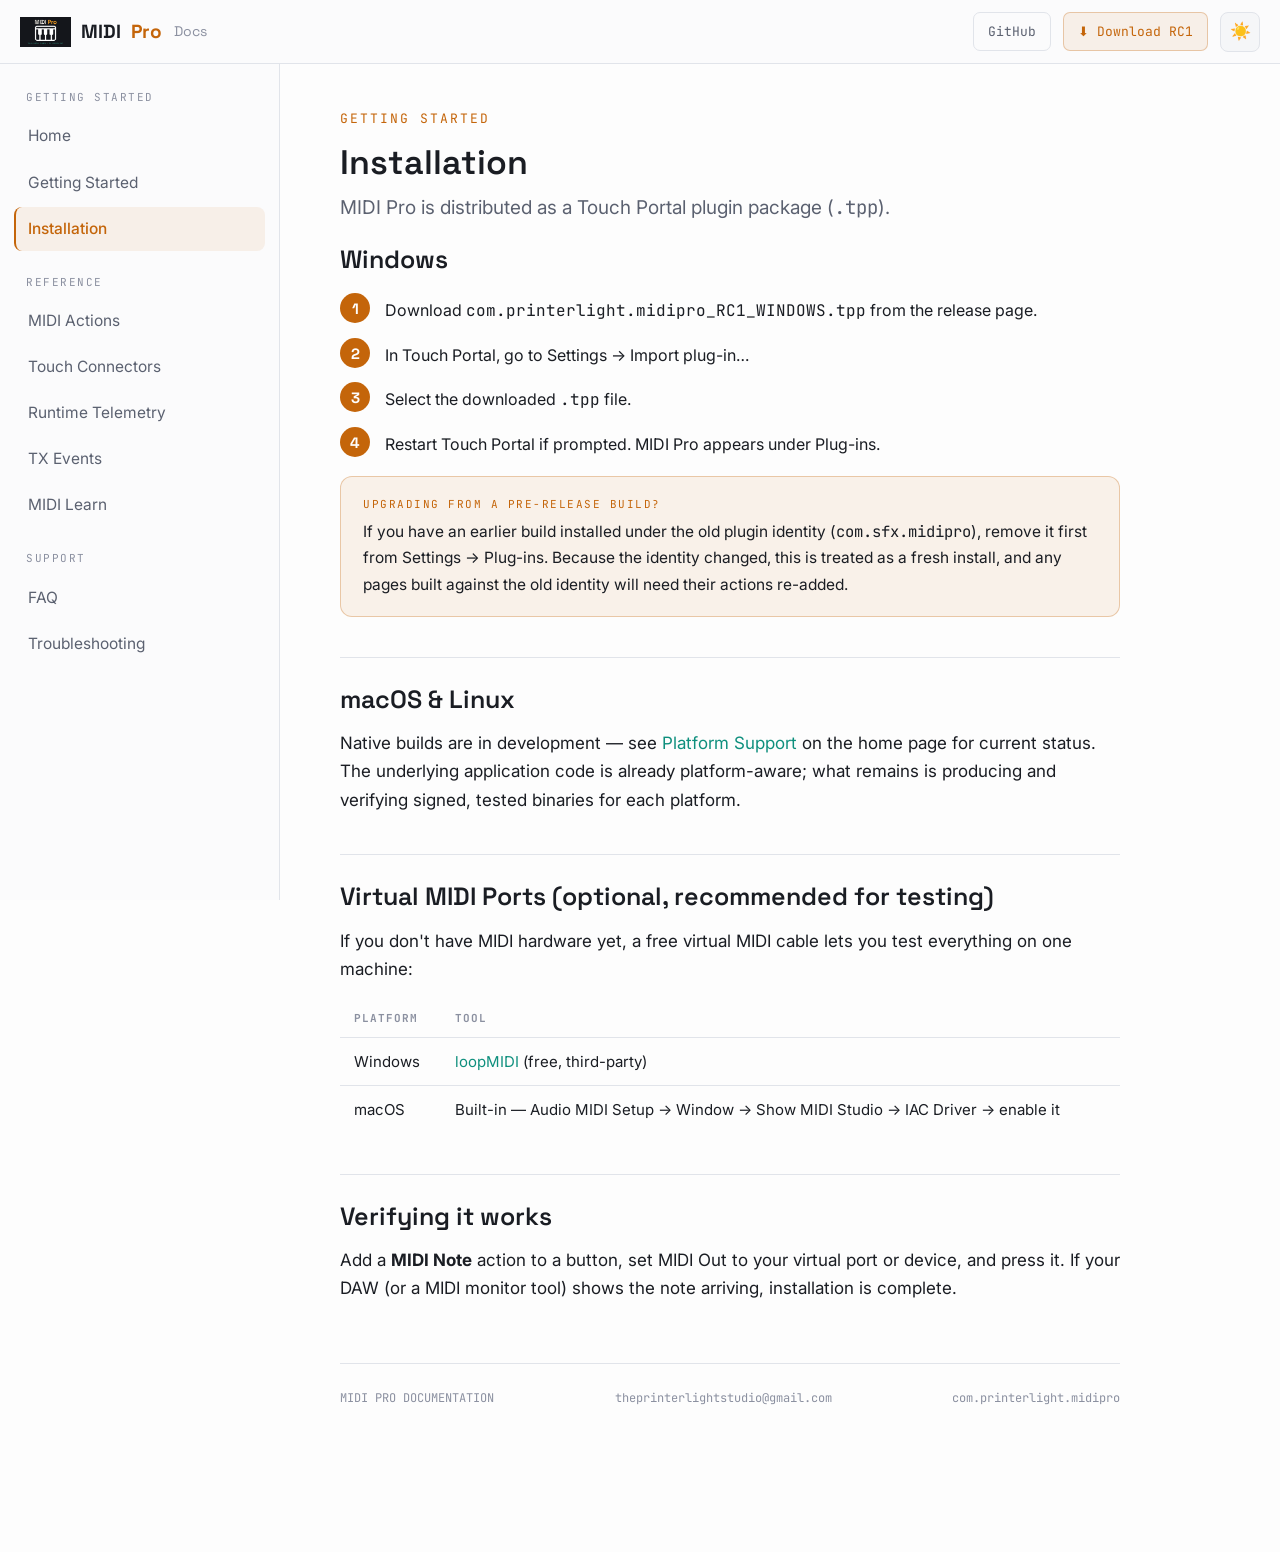
<file: docs/installation.html>
<!DOCTYPE html>
<html lang="en" data-theme="dark">
<head>
<meta charset="UTF-8">
<meta name="viewport" content="width=device-width, initial-scale=1.0">
<title>Installation — MIDI Pro Docs</title>
<link rel="icon" href="images/Hero_icon.png">
<link rel="stylesheet" href="css/styles.css">

</head>
<body data-page="installation">

<div class="topbar">
  <button class="hamburger" id="hamburger" aria-label="Toggle navigation">☰</button>
  <a class="brand" href="index.html" style="color:inherit"><img src="images/Hero_icon.png" alt="MIDI Pro">MIDI <span class="pro">Pro</span><span class="full-tag dim" style="font-weight:400;color:var(--ink-faint);font-size:14px;margin-left:2px;">Docs</span></a>
  <div class="topbar-right">
    <a class="topbar-link hide-mobile" href="https://github.com/theprinterlightstudio-lab/MIDI-Pro" target="_blank" rel="noopener">GitHub</a>
    <a class="topbar-link cta" href="com.printerlight.midipro_RC1_WINDOWS.tpp">⬇ Download RC1</a>
    <button class="theme-toggle" id="theme-toggle" aria-label="Toggle theme">🌙</button>
  </div>
</div>

<div class="sidebar-overlay" id="sidebar-overlay"></div>
<div class="shell">
  <nav class="sidebar" id="sidebar">
    <div class="nav-group"><div class="nav-group-title">Getting Started</div><a class="nav-link" data-page="index" href="index.html">Home</a><a class="nav-link" data-page="getting-started" href="getting-started.html">Getting Started</a><a class="nav-link" data-page="installation" href="installation.html">Installation</a></div><div class="nav-group"><div class="nav-group-title">Reference</div><a class="nav-link" data-page="actions" href="actions.html">MIDI Actions</a><a class="nav-link" data-page="connectors" href="connectors.html">Touch Connectors</a><a class="nav-link" data-page="runtime-telemetry" href="runtime-telemetry.html">Runtime Telemetry</a><a class="nav-link" data-page="runtime-telemetry" href="runtime-telemetry.html#events">TX Events</a><a class="nav-link" data-page="midi-learn" href="midi-learn.html">MIDI Learn</a></div><div class="nav-group"><div class="nav-group-title">Support</div><a class="nav-link" data-page="faq" href="faq.html">FAQ</a><a class="nav-link" data-page="troubleshooting" href="troubleshooting.html">Troubleshooting</a></div>
  </nav>
  <main class="content">
    <div class="content-inner">
      
<div class="eyebrow amber">Getting Started</div>
<h1 class="page-h1">Installation</h1>
<p class="lead">MIDI Pro is distributed as a Touch Portal plugin package (<span class="mono">.tpp</span>).</p>

<h2 class="h2" style="border-top:none">Windows</h2>
<div class="steps">
  <div class="step"><div class="num"></div><div class="txt">Download <span class="mono">com.printerlight.midipro_RC1_WINDOWS.tpp</span> from the release page.</div></div>
  <div class="step"><div class="num"></div><div class="txt">In Touch Portal, go to Settings → Import plug-in…</div></div>
  <div class="step"><div class="num"></div><div class="txt">Select the downloaded <span class="mono">.tpp</span> file.</div></div>
  <div class="step"><div class="num"></div><div class="txt">Restart Touch Portal if prompted. MIDI Pro appears under Plug-ins.</div></div>
</div>

<div class="callout warn">
  <span class="lbl">Upgrading from a pre-release build?</span>
  If you have an earlier build installed under the old plugin identity (<span class="mono">com.sfx.midipro</span>), remove it first from Settings → Plug-ins. Because the identity changed, this is treated as a fresh install, and any pages built against the old identity will need their actions re-added.
</div>

<h2 class="h2">macOS &amp; Linux</h2>
<p>Native builds are in development — see <a href="index.html#platform-support">Platform Support</a> on the home page for current status. The underlying application code is already platform-aware; what remains is producing and verifying signed, tested binaries for each platform.</p>

<h2 class="h2">Virtual MIDI Ports (optional, recommended for testing)</h2>
<p>If you don't have MIDI hardware yet, a free virtual MIDI cable lets you test everything on one machine:</p>
<table class="reftable"><tr><th>Platform</th><th>Tool</th></tr><tr><td>Windows</td><td><a href="https://www.tobias-erichsen.de/software/loopmidi.html" target="_blank" rel="noopener">loopMIDI</a> (free, third-party)</td></tr><tr><td>macOS</td><td>Built-in — Audio MIDI Setup → Window → Show MIDI Studio → IAC Driver → enable it</td></tr></table>

<h2 class="h2">Verifying it works</h2>
<p>Add a <b>MIDI Note</b> action to a button, set MIDI Out to your virtual port or device, and press it. If your DAW (or a MIDI monitor tool) shows the note arriving, installation is complete.</p>

      <footer class="pfoot">
        <span>MIDI PRO DOCUMENTATION</span>
        <span><a href="mailto:theprinterlightstudio@gmail.com" style="color:inherit">theprinterlightstudio@gmail.com</a></span>
        <span>com.printerlight.midipro</span>
      </footer>
    </div>
  </main>
</div>

<script src="js/navigation.js"></script>
</body>
</html>
</file>
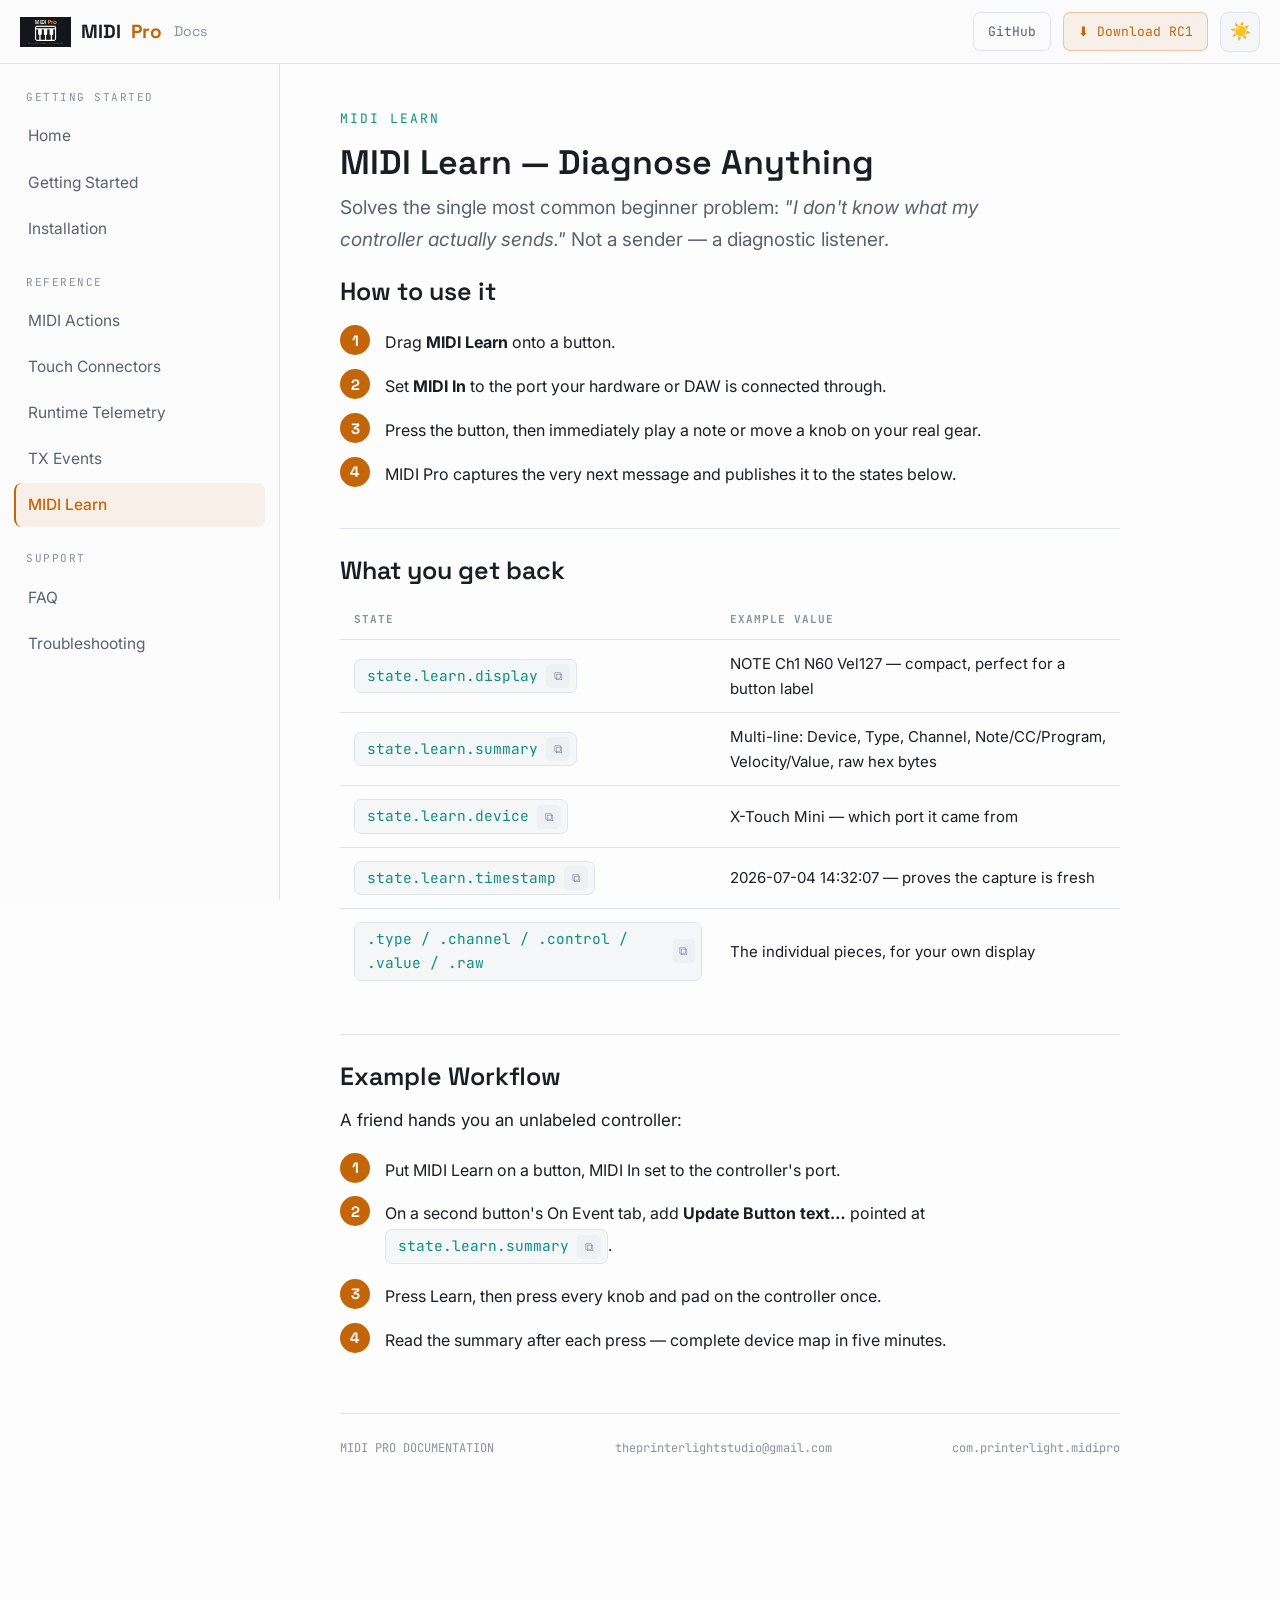
<file: docs/midi-learn.html>
<!DOCTYPE html>
<html lang="en" data-theme="dark">
<head>
<meta charset="UTF-8">
<meta name="viewport" content="width=device-width, initial-scale=1.0">
<title>MIDI Learn — MIDI Pro Docs</title>
<link rel="icon" href="images/Hero_icon.png">
<link rel="stylesheet" href="css/styles.css">

</head>
<body data-page="midi-learn">

<div class="topbar">
  <button class="hamburger" id="hamburger" aria-label="Toggle navigation">☰</button>
  <a class="brand" href="index.html" style="color:inherit"><img src="images/Hero_icon.png" alt="MIDI Pro">MIDI <span class="pro">Pro</span><span class="full-tag dim" style="font-weight:400;color:var(--ink-faint);font-size:14px;margin-left:2px;">Docs</span></a>
  <div class="topbar-right">
    <a class="topbar-link hide-mobile" href="https://github.com/theprinterlightstudio-lab/MIDI-Pro" target="_blank" rel="noopener">GitHub</a>
    <a class="topbar-link cta" href="com.printerlight.midipro_RC1_WINDOWS.tpp">⬇ Download RC1</a>
    <button class="theme-toggle" id="theme-toggle" aria-label="Toggle theme">🌙</button>
  </div>
</div>

<div class="sidebar-overlay" id="sidebar-overlay"></div>
<div class="shell">
  <nav class="sidebar" id="sidebar">
    <div class="nav-group"><div class="nav-group-title">Getting Started</div><a class="nav-link" data-page="index" href="index.html">Home</a><a class="nav-link" data-page="getting-started" href="getting-started.html">Getting Started</a><a class="nav-link" data-page="installation" href="installation.html">Installation</a></div><div class="nav-group"><div class="nav-group-title">Reference</div><a class="nav-link" data-page="actions" href="actions.html">MIDI Actions</a><a class="nav-link" data-page="connectors" href="connectors.html">Touch Connectors</a><a class="nav-link" data-page="runtime-telemetry" href="runtime-telemetry.html">Runtime Telemetry</a><a class="nav-link" data-page="runtime-telemetry" href="runtime-telemetry.html#events">TX Events</a><a class="nav-link" data-page="midi-learn" href="midi-learn.html">MIDI Learn</a></div><div class="nav-group"><div class="nav-group-title">Support</div><a class="nav-link" data-page="faq" href="faq.html">FAQ</a><a class="nav-link" data-page="troubleshooting" href="troubleshooting.html">Troubleshooting</a></div>
  </nav>
  <main class="content">
    <div class="content-inner">
      
<div class="eyebrow teal">MIDI Learn</div>
<h1 class="page-h1">MIDI Learn — Diagnose Anything</h1>
<p class="lead">Solves the single most common beginner problem: <i>"I don't know what my controller actually sends."</i> Not a sender — a diagnostic listener.</p>

<h2 class="h2" style="border-top:none">How to use it</h2>
<div class="steps">
  <div class="step"><div class="num"></div><div class="txt">Drag <b>MIDI Learn</b> onto a button.</div></div>
  <div class="step"><div class="num"></div><div class="txt">Set <b>MIDI In</b> to the port your hardware or DAW is connected through.</div></div>
  <div class="step"><div class="num"></div><div class="txt">Press the button, then immediately play a note or move a knob on your real gear.</div></div>
  <div class="step"><div class="num"></div><div class="txt">MIDI Pro captures the very next message and publishes it to the states below.</div></div>
</div>

<h2 class="h2">What you get back</h2>
<table class="reftable"><tr><th>State</th><th>Example value</th></tr><tr><td><span class="chip">state.learn.display<button class="copy-btn" data-copy="state.learn.display" title="Copy">⧉</button></span></td><td>NOTE Ch1 N60 Vel127 — compact, perfect for a button label</td></tr><tr><td><span class="chip">state.learn.summary<button class="copy-btn" data-copy="state.learn.summary" title="Copy">⧉</button></span></td><td>Multi-line: Device, Type, Channel, Note/CC/Program, Velocity/Value, raw hex bytes</td></tr><tr><td><span class="chip">state.learn.device<button class="copy-btn" data-copy="state.learn.device" title="Copy">⧉</button></span></td><td>X-Touch Mini — which port it came from</td></tr><tr><td><span class="chip">state.learn.timestamp<button class="copy-btn" data-copy="state.learn.timestamp" title="Copy">⧉</button></span></td><td>2026-07-04 14:32:07 — proves the capture is fresh</td></tr><tr><td><span class="chip">.type / .channel / .control / .value / .raw<button class="copy-btn" data-copy=".type / .channel / .control / .value / .raw" title="Copy">⧉</button></span></td><td>The individual pieces, for your own display</td></tr></table>

<h2 class="h2">Example Workflow</h2>
<p>A friend hands you an unlabeled controller:</p>
<div class="steps">
  <div class="step"><div class="num"></div><div class="txt">Put MIDI Learn on a button, MIDI In set to the controller's port.</div></div>
  <div class="step"><div class="num"></div><div class="txt">On a second button's On Event tab, add <b>Update Button text…</b> pointed at <span class="chip">state.learn.summary<button class="copy-btn" data-copy="state.learn.summary" title="Copy">⧉</button></span>.</div></div>
  <div class="step"><div class="num"></div><div class="txt">Press Learn, then press every knob and pad on the controller once.</div></div>
  <div class="step"><div class="num"></div><div class="txt">Read the summary after each press — complete device map in five minutes.</div></div>
</div>

      <footer class="pfoot">
        <span>MIDI PRO DOCUMENTATION</span>
        <span><a href="mailto:theprinterlightstudio@gmail.com" style="color:inherit">theprinterlightstudio@gmail.com</a></span>
        <span>com.printerlight.midipro</span>
      </footer>
    </div>
  </main>
</div>

<script src="js/navigation.js"></script>
</body>
</html>
</file>
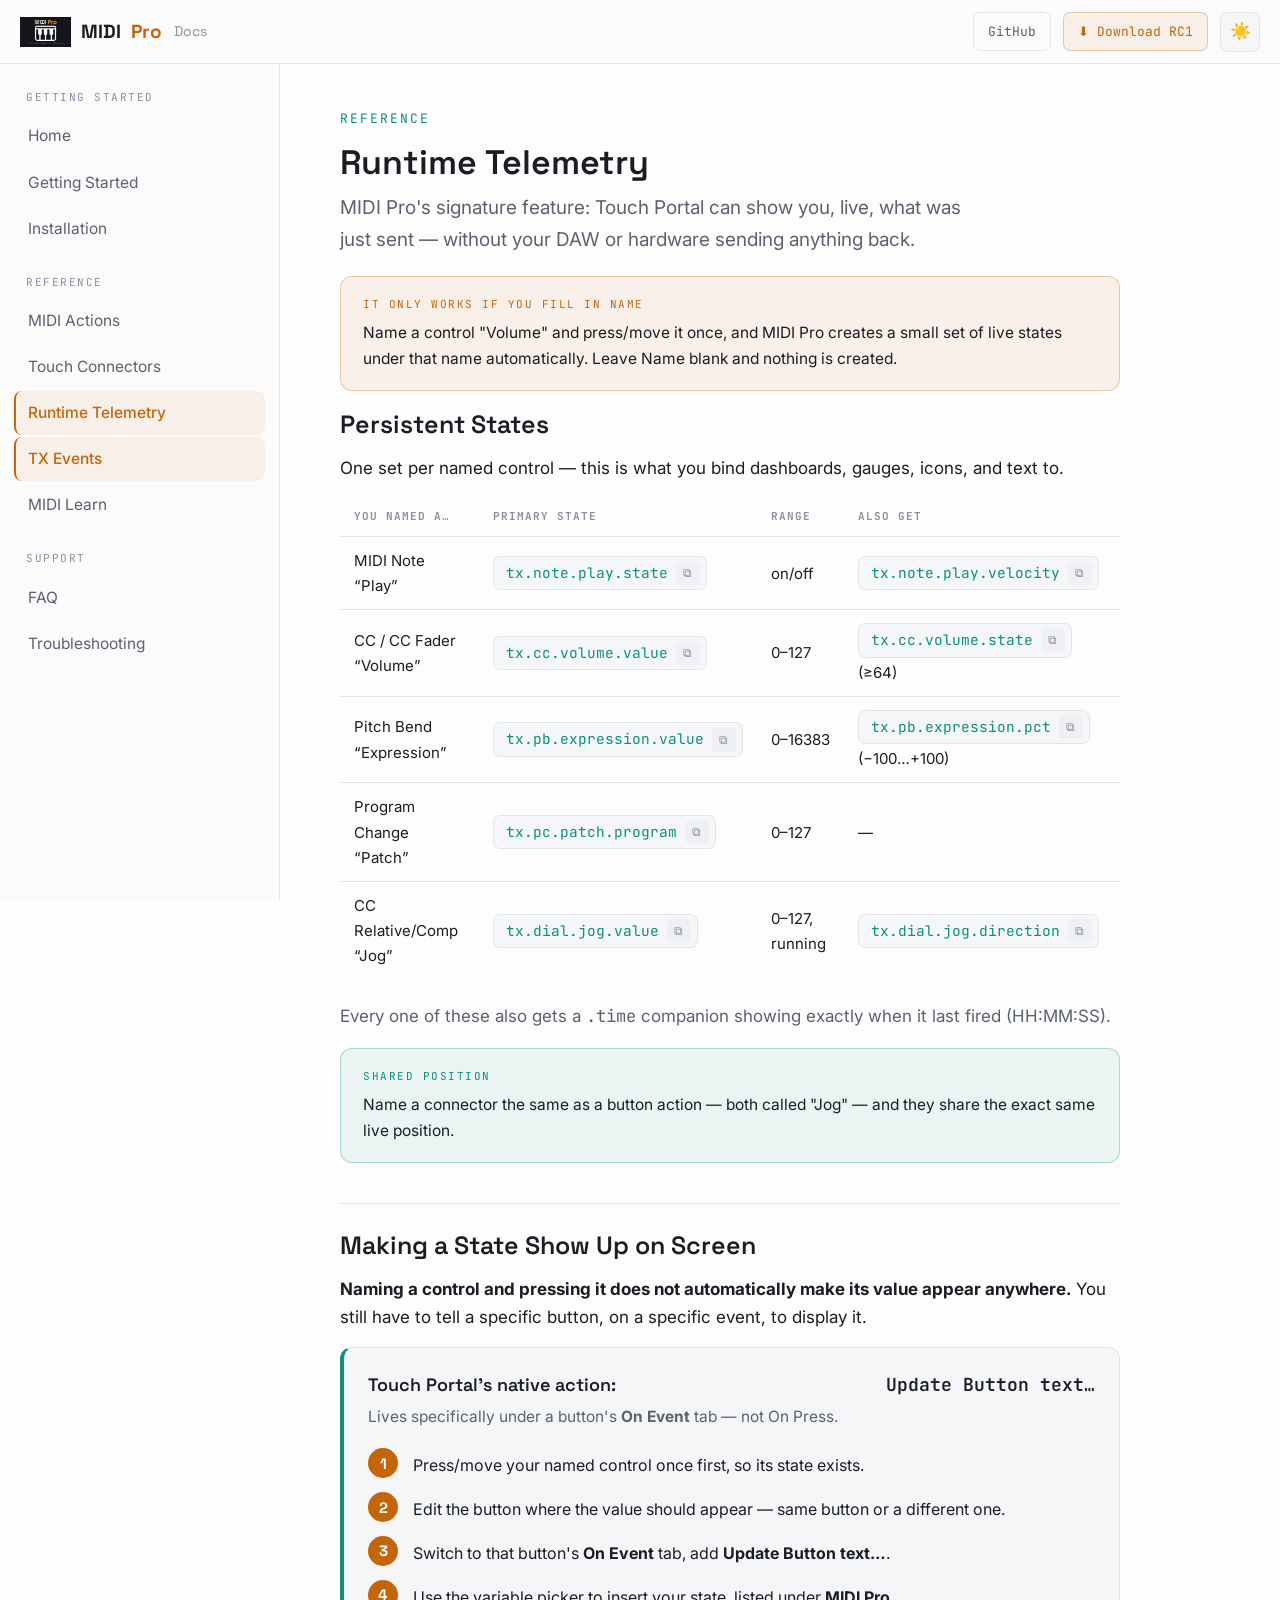
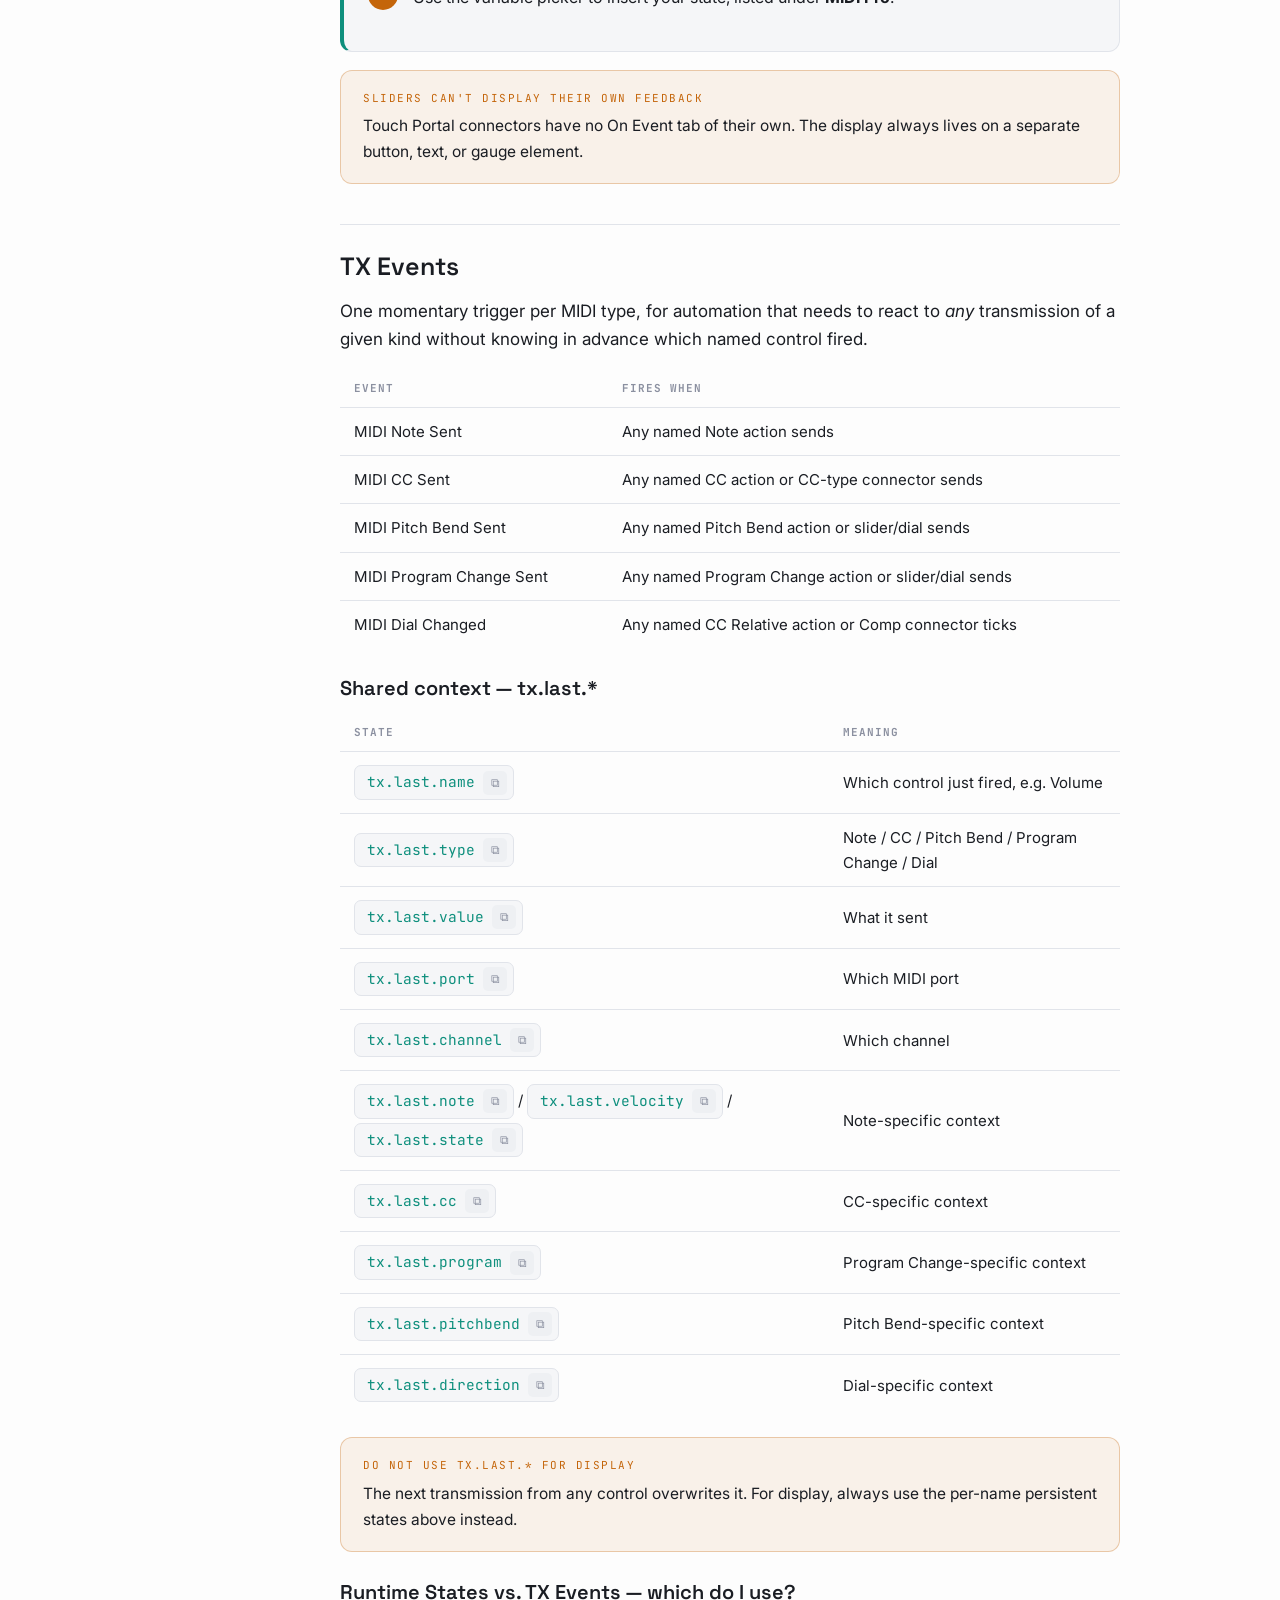
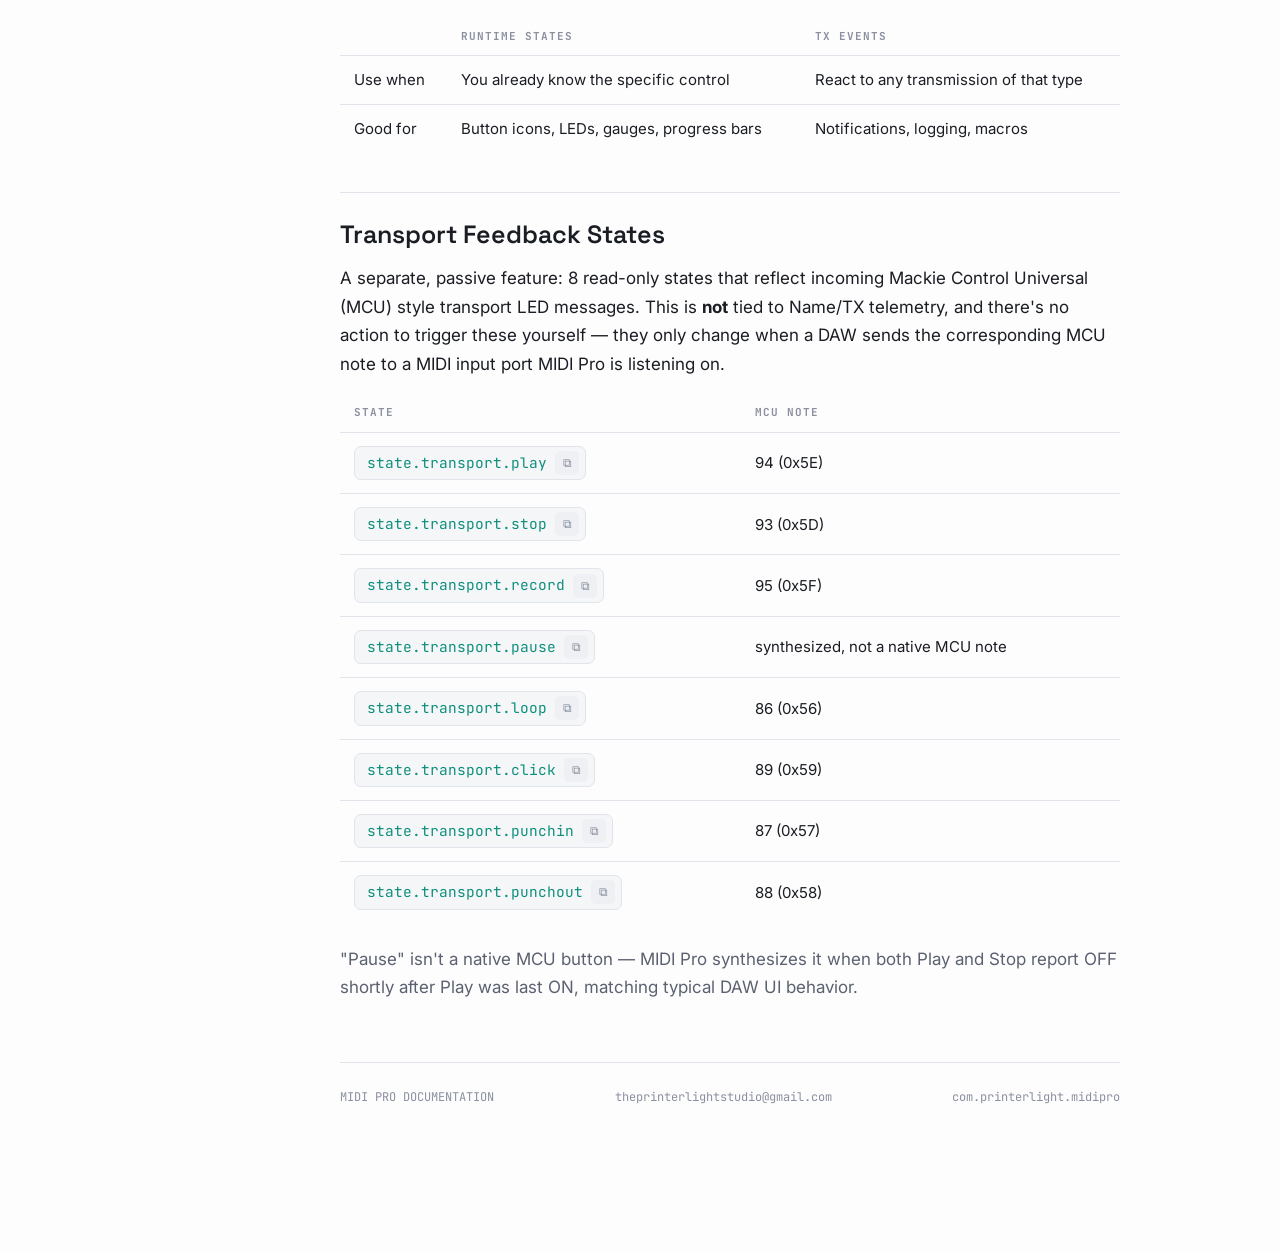
<file: docs/runtime-telemetry.html>
<!DOCTYPE html>
<html lang="en" data-theme="dark">
<head>
<meta charset="UTF-8">
<meta name="viewport" content="width=device-width, initial-scale=1.0">
<title>Runtime Telemetry — MIDI Pro Docs</title>
<link rel="icon" href="images/Hero_icon.png">
<link rel="stylesheet" href="css/styles.css">

</head>
<body data-page="runtime-telemetry">

<div class="topbar">
  <button class="hamburger" id="hamburger" aria-label="Toggle navigation">☰</button>
  <a class="brand" href="index.html" style="color:inherit"><img src="images/Hero_icon.png" alt="MIDI Pro">MIDI <span class="pro">Pro</span><span class="full-tag dim" style="font-weight:400;color:var(--ink-faint);font-size:14px;margin-left:2px;">Docs</span></a>
  <div class="topbar-right">
    <a class="topbar-link hide-mobile" href="https://github.com/theprinterlightstudio-lab/MIDI-Pro" target="_blank" rel="noopener">GitHub</a>
    <a class="topbar-link cta" href="com.printerlight.midipro_RC1_WINDOWS.tpp">⬇ Download RC1</a>
    <button class="theme-toggle" id="theme-toggle" aria-label="Toggle theme">🌙</button>
  </div>
</div>

<div class="sidebar-overlay" id="sidebar-overlay"></div>
<div class="shell">
  <nav class="sidebar" id="sidebar">
    <div class="nav-group"><div class="nav-group-title">Getting Started</div><a class="nav-link" data-page="index" href="index.html">Home</a><a class="nav-link" data-page="getting-started" href="getting-started.html">Getting Started</a><a class="nav-link" data-page="installation" href="installation.html">Installation</a></div><div class="nav-group"><div class="nav-group-title">Reference</div><a class="nav-link" data-page="actions" href="actions.html">MIDI Actions</a><a class="nav-link" data-page="connectors" href="connectors.html">Touch Connectors</a><a class="nav-link" data-page="runtime-telemetry" href="runtime-telemetry.html">Runtime Telemetry</a><a class="nav-link" data-page="runtime-telemetry" href="runtime-telemetry.html#events">TX Events</a><a class="nav-link" data-page="midi-learn" href="midi-learn.html">MIDI Learn</a></div><div class="nav-group"><div class="nav-group-title">Support</div><a class="nav-link" data-page="faq" href="faq.html">FAQ</a><a class="nav-link" data-page="troubleshooting" href="troubleshooting.html">Troubleshooting</a></div>
  </nav>
  <main class="content">
    <div class="content-inner">
      
<div class="eyebrow teal">Reference</div>
<h1 class="page-h1">Runtime Telemetry</h1>
<p class="lead">MIDI Pro's signature feature: Touch Portal can show you, live, what was just sent — without your DAW or hardware sending anything back.</p>

<div class="callout warn">
  <span class="lbl">It only works if you fill in Name</span>
  Name a control "Volume" and press/move it once, and MIDI Pro creates a small set of live states under that name automatically. Leave Name blank and nothing is created.
</div>

<h2 class="h2" style="border-top:none">Persistent States</h2>
<p>One set per named control — this is what you bind dashboards, gauges, icons, and text to.</p>
<table class="reftable"><tr><th>You named a…</th><th>Primary state</th><th>Range</th><th>Also get</th></tr><tr><td>MIDI Note “Play”</td><td><span class="chip">tx.note.play.state<button class="copy-btn" data-copy="tx.note.play.state" title="Copy">⧉</button></span></td><td>on/off</td><td><span class="chip">tx.note.play.velocity<button class="copy-btn" data-copy="tx.note.play.velocity" title="Copy">⧉</button></span></td></tr><tr><td>CC / CC Fader “Volume”</td><td><span class="chip">tx.cc.volume.value<button class="copy-btn" data-copy="tx.cc.volume.value" title="Copy">⧉</button></span></td><td>0–127</td><td><span class="chip">tx.cc.volume.state<button class="copy-btn" data-copy="tx.cc.volume.state" title="Copy">⧉</button></span> (≥64)</td></tr><tr><td>Pitch Bend “Expression”</td><td><span class="chip">tx.pb.expression.value<button class="copy-btn" data-copy="tx.pb.expression.value" title="Copy">⧉</button></span></td><td>0–16383</td><td><span class="chip">tx.pb.expression.pct<button class="copy-btn" data-copy="tx.pb.expression.pct" title="Copy">⧉</button></span> (−100…+100)</td></tr><tr><td>Program Change “Patch”</td><td><span class="chip">tx.pc.patch.program<button class="copy-btn" data-copy="tx.pc.patch.program" title="Copy">⧉</button></span></td><td>0–127</td><td>—</td></tr><tr><td>CC Relative/Comp “Jog”</td><td><span class="chip">tx.dial.jog.value<button class="copy-btn" data-copy="tx.dial.jog.value" title="Copy">⧉</button></span></td><td>0–127, running</td><td><span class="chip">tx.dial.jog.direction<button class="copy-btn" data-copy="tx.dial.jog.direction" title="Copy">⧉</button></span></td></tr></table>
<p class="dim">Every one of these also gets a <span class="mono">.time</span> companion showing exactly when it last fired (HH:MM:SS).</p>

<div class="callout">
  <span class="lbl">Shared position</span>
  Name a connector the same as a button action — both called "Jog" — and they share the exact same live position.
</div>

<h2 class="h2">Making a State Show Up on Screen</h2>
<p><b>Naming a control and pressing it does not automatically make its value appear anywhere.</b> You still have to tell a specific button, on a specific event, to display it.</p>
<div class="card teal-edge">
  <div class="card-title">Touch Portal's native action: <span class="mono">Update Button text…</span></div>
  <div class="card-sub">Lives specifically under a button's <b>On Event</b> tab — not On Press.</div>
  <div class="steps">
    <div class="step"><div class="num"></div><div class="txt">Press/move your named control once first, so its state exists.</div></div>
    <div class="step"><div class="num"></div><div class="txt">Edit the button where the value should appear — same button or a different one.</div></div>
    <div class="step"><div class="num"></div><div class="txt">Switch to that button's <b>On Event</b> tab, add <b>Update Button text…</b>.</div></div>
    <div class="step"><div class="num"></div><div class="txt">Use the variable picker to insert your state, listed under <b>MIDI Pro</b>.</div></div>
  </div>
</div>
<div class="callout warn"><span class="lbl">Sliders can't display their own feedback</span>
Touch Portal connectors have no On Event tab of their own. The display always lives on a separate button, text, or gauge element.</div>

<h2 class="h2" id="events">TX Events</h2>
<p>One momentary trigger per MIDI type, for automation that needs to react to <i>any</i> transmission of a given kind without knowing in advance which named control fired.</p>
<table class="reftable"><tr><th>Event</th><th>Fires when</th></tr><tr><td>MIDI Note Sent</td><td>Any named Note action sends</td></tr><tr><td>MIDI CC Sent</td><td>Any named CC action or CC-type connector sends</td></tr><tr><td>MIDI Pitch Bend Sent</td><td>Any named Pitch Bend action or slider/dial sends</td></tr><tr><td>MIDI Program Change Sent</td><td>Any named Program Change action or slider/dial sends</td></tr><tr><td>MIDI Dial Changed</td><td>Any named CC Relative action or Comp connector ticks</td></tr></table>

<h3 class="h3">Shared context — tx.last.*</h3>
<table class="reftable"><tr><th>State</th><th>Meaning</th></tr><tr><td><span class="chip">tx.last.name<button class="copy-btn" data-copy="tx.last.name" title="Copy">⧉</button></span></td><td>Which control just fired, e.g. Volume</td></tr><tr><td><span class="chip">tx.last.type<button class="copy-btn" data-copy="tx.last.type" title="Copy">⧉</button></span></td><td>Note / CC / Pitch Bend / Program Change / Dial</td></tr><tr><td><span class="chip">tx.last.value<button class="copy-btn" data-copy="tx.last.value" title="Copy">⧉</button></span></td><td>What it sent</td></tr><tr><td><span class="chip">tx.last.port<button class="copy-btn" data-copy="tx.last.port" title="Copy">⧉</button></span></td><td>Which MIDI port</td></tr><tr><td><span class="chip">tx.last.channel<button class="copy-btn" data-copy="tx.last.channel" title="Copy">⧉</button></span></td><td>Which channel</td></tr><tr><td><span class="chip">tx.last.note<button class="copy-btn" data-copy="tx.last.note" title="Copy">⧉</button></span> / <span class="chip">tx.last.velocity<button class="copy-btn" data-copy="tx.last.velocity" title="Copy">⧉</button></span> / <span class="chip">tx.last.state<button class="copy-btn" data-copy="tx.last.state" title="Copy">⧉</button></span></td><td>Note-specific context</td></tr><tr><td><span class="chip">tx.last.cc<button class="copy-btn" data-copy="tx.last.cc" title="Copy">⧉</button></span></td><td>CC-specific context</td></tr><tr><td><span class="chip">tx.last.program<button class="copy-btn" data-copy="tx.last.program" title="Copy">⧉</button></span></td><td>Program Change-specific context</td></tr><tr><td><span class="chip">tx.last.pitchbend<button class="copy-btn" data-copy="tx.last.pitchbend" title="Copy">⧉</button></span></td><td>Pitch Bend-specific context</td></tr><tr><td><span class="chip">tx.last.direction<button class="copy-btn" data-copy="tx.last.direction" title="Copy">⧉</button></span></td><td>Dial-specific context</td></tr></table>
<div class="callout warn"><span class="lbl">Do not use tx.last.* for display</span>
The next transmission from any control overwrites it. For display, always use the per-name persistent states above instead.</div>

<h3 class="h3">Runtime States vs. TX Events — which do I use?</h3>
<table class="reftable"><tr><th></th><th>Runtime States</th><th>TX Events</th></tr><tr><td>Use when</td><td>You already know the specific control</td><td>React to any transmission of that type</td></tr><tr><td>Good for</td><td>Button icons, LEDs, gauges, progress bars</td><td>Notifications, logging, macros</td></tr></table>

<h2 class="h2" id="transport-states">Transport Feedback States</h2>
<p>A separate, passive feature: 8 read-only states that reflect incoming Mackie Control Universal (MCU) style transport LED messages. This is <b>not</b> tied to Name/TX telemetry, and there's no action to trigger these yourself — they only change when a DAW sends the corresponding MCU note to a MIDI input port MIDI Pro is listening on.</p>
<table class="reftable"><tr><th>State</th><th>MCU Note</th></tr><tr><td><span class="chip">state.transport.play<button class="copy-btn" data-copy="state.transport.play" title="Copy">⧉</button></span></td><td>94 (0x5E)</td></tr><tr><td><span class="chip">state.transport.stop<button class="copy-btn" data-copy="state.transport.stop" title="Copy">⧉</button></span></td><td>93 (0x5D)</td></tr><tr><td><span class="chip">state.transport.record<button class="copy-btn" data-copy="state.transport.record" title="Copy">⧉</button></span></td><td>95 (0x5F)</td></tr><tr><td><span class="chip">state.transport.pause<button class="copy-btn" data-copy="state.transport.pause" title="Copy">⧉</button></span></td><td>synthesized, not a native MCU note</td></tr><tr><td><span class="chip">state.transport.loop<button class="copy-btn" data-copy="state.transport.loop" title="Copy">⧉</button></span></td><td>86 (0x56)</td></tr><tr><td><span class="chip">state.transport.click<button class="copy-btn" data-copy="state.transport.click" title="Copy">⧉</button></span></td><td>89 (0x59)</td></tr><tr><td><span class="chip">state.transport.punchin<button class="copy-btn" data-copy="state.transport.punchin" title="Copy">⧉</button></span></td><td>87 (0x57)</td></tr><tr><td><span class="chip">state.transport.punchout<button class="copy-btn" data-copy="state.transport.punchout" title="Copy">⧉</button></span></td><td>88 (0x58)</td></tr></table>
<p class="dim">"Pause" isn't a native MCU button — MIDI Pro synthesizes it when both Play and Stop report OFF shortly after Play was last ON, matching typical DAW UI behavior.</p>

      <footer class="pfoot">
        <span>MIDI PRO DOCUMENTATION</span>
        <span><a href="mailto:theprinterlightstudio@gmail.com" style="color:inherit">theprinterlightstudio@gmail.com</a></span>
        <span>com.printerlight.midipro</span>
      </footer>
    </div>
  </main>
</div>

<script src="js/navigation.js"></script>
</body>
</html>
</file>
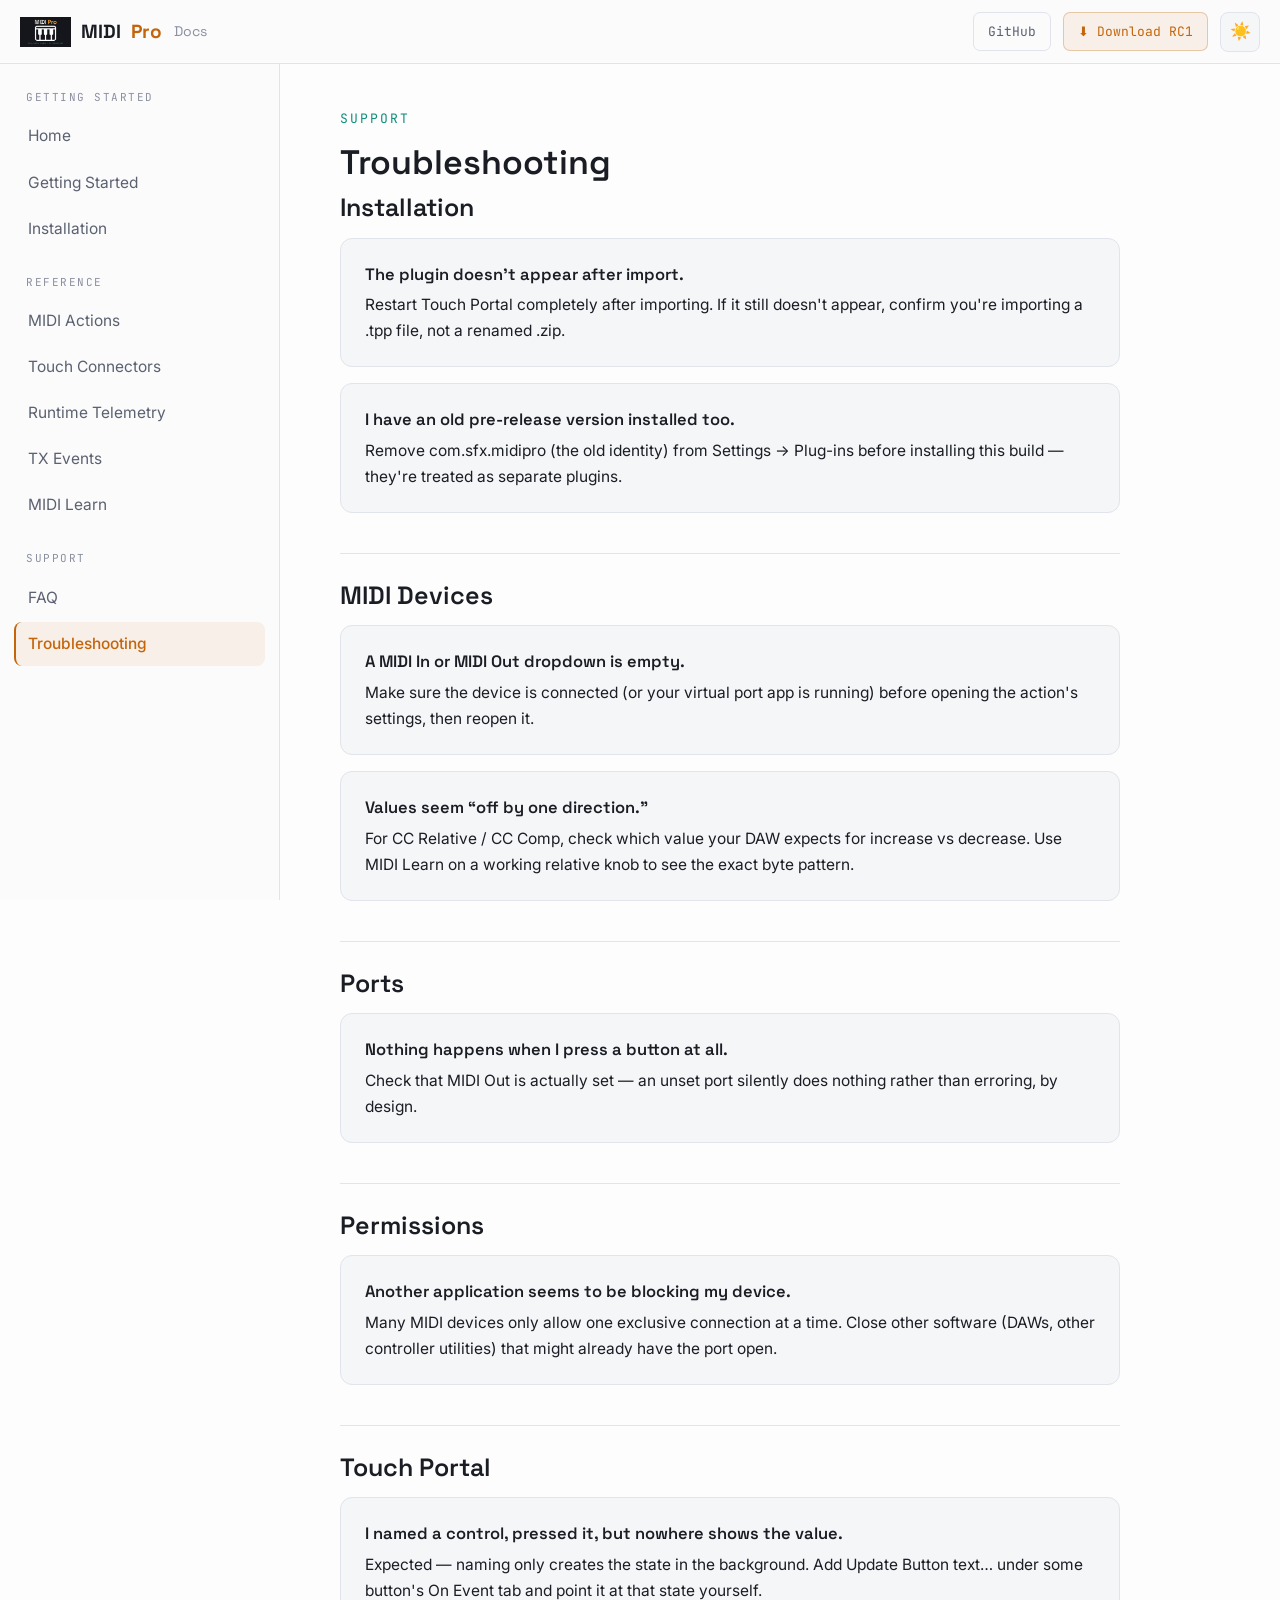
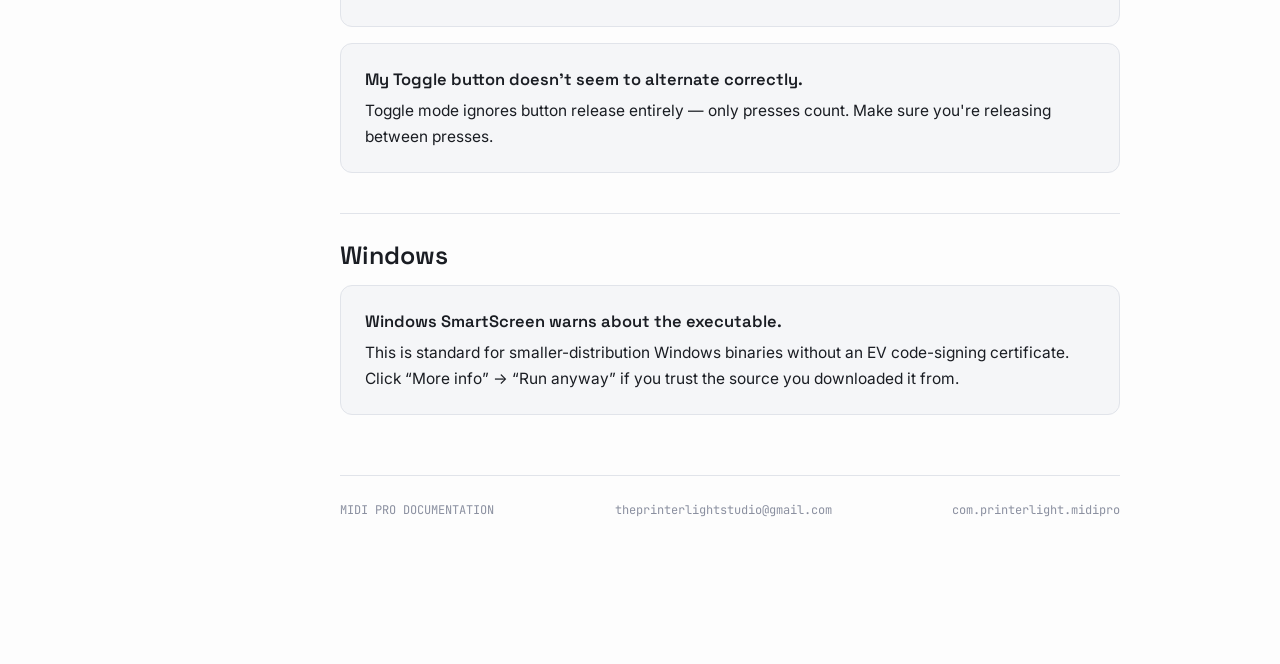
<file: docs/troubleshooting.html>
<!DOCTYPE html>
<html lang="en" data-theme="dark">
<head>
<meta charset="UTF-8">
<meta name="viewport" content="width=device-width, initial-scale=1.0">
<title>Troubleshooting — MIDI Pro Docs</title>
<link rel="icon" href="images/Hero_icon.png">
<link rel="stylesheet" href="css/styles.css">

</head>
<body data-page="troubleshooting">

<div class="topbar">
  <button class="hamburger" id="hamburger" aria-label="Toggle navigation">☰</button>
  <a class="brand" href="index.html" style="color:inherit"><img src="images/Hero_icon.png" alt="MIDI Pro">MIDI <span class="pro">Pro</span><span class="full-tag dim" style="font-weight:400;color:var(--ink-faint);font-size:14px;margin-left:2px;">Docs</span></a>
  <div class="topbar-right">
    <a class="topbar-link hide-mobile" href="https://github.com/theprinterlightstudio-lab/MIDI-Pro" target="_blank" rel="noopener">GitHub</a>
    <a class="topbar-link cta" href="com.printerlight.midipro_RC1_WINDOWS.tpp">⬇ Download RC1</a>
    <button class="theme-toggle" id="theme-toggle" aria-label="Toggle theme">🌙</button>
  </div>
</div>

<div class="sidebar-overlay" id="sidebar-overlay"></div>
<div class="shell">
  <nav class="sidebar" id="sidebar">
    <div class="nav-group"><div class="nav-group-title">Getting Started</div><a class="nav-link" data-page="index" href="index.html">Home</a><a class="nav-link" data-page="getting-started" href="getting-started.html">Getting Started</a><a class="nav-link" data-page="installation" href="installation.html">Installation</a></div><div class="nav-group"><div class="nav-group-title">Reference</div><a class="nav-link" data-page="actions" href="actions.html">MIDI Actions</a><a class="nav-link" data-page="connectors" href="connectors.html">Touch Connectors</a><a class="nav-link" data-page="runtime-telemetry" href="runtime-telemetry.html">Runtime Telemetry</a><a class="nav-link" data-page="runtime-telemetry" href="runtime-telemetry.html#events">TX Events</a><a class="nav-link" data-page="midi-learn" href="midi-learn.html">MIDI Learn</a></div><div class="nav-group"><div class="nav-group-title">Support</div><a class="nav-link" data-page="faq" href="faq.html">FAQ</a><a class="nav-link" data-page="troubleshooting" href="troubleshooting.html">Troubleshooting</a></div>
  </nav>
  <main class="content">
    <div class="content-inner">
      <div class="eyebrow teal">Support</div><h1 class="page-h1">Troubleshooting</h1><h2 class="h2">Installation</h2><div class="card"><div class="card-title" style="font-size:16.5px">The plugin doesn't appear after import.</div><div class="card-sub" style="margin-bottom:0;color:var(--ink)">Restart Touch Portal completely after importing. If it still doesn't appear, confirm you're importing a .tpp file, not a renamed .zip.</div></div><div class="card"><div class="card-title" style="font-size:16.5px">I have an old pre-release version installed too.</div><div class="card-sub" style="margin-bottom:0;color:var(--ink)">Remove com.sfx.midipro (the old identity) from Settings → Plug-ins before installing this build — they're treated as separate plugins.</div></div><h2 class="h2">MIDI Devices</h2><div class="card"><div class="card-title" style="font-size:16.5px">A MIDI In or MIDI Out dropdown is empty.</div><div class="card-sub" style="margin-bottom:0;color:var(--ink)">Make sure the device is connected (or your virtual port app is running) before opening the action's settings, then reopen it.</div></div><div class="card"><div class="card-title" style="font-size:16.5px">Values seem “off by one direction.”</div><div class="card-sub" style="margin-bottom:0;color:var(--ink)">For CC Relative / CC Comp, check which value your DAW expects for increase vs decrease. Use MIDI Learn on a working relative knob to see the exact byte pattern.</div></div><h2 class="h2">Ports</h2><div class="card"><div class="card-title" style="font-size:16.5px">Nothing happens when I press a button at all.</div><div class="card-sub" style="margin-bottom:0;color:var(--ink)">Check that MIDI Out is actually set — an unset port silently does nothing rather than erroring, by design.</div></div><h2 class="h2">Permissions</h2><div class="card"><div class="card-title" style="font-size:16.5px">Another application seems to be blocking my device.</div><div class="card-sub" style="margin-bottom:0;color:var(--ink)">Many MIDI devices only allow one exclusive connection at a time. Close other software (DAWs, other controller utilities) that might already have the port open.</div></div><h2 class="h2">Touch Portal</h2><div class="card"><div class="card-title" style="font-size:16.5px">I named a control, pressed it, but nowhere shows the value.</div><div class="card-sub" style="margin-bottom:0;color:var(--ink)">Expected — naming only creates the state in the background. Add Update Button text… under some button's On Event tab and point it at that state yourself.</div></div><div class="card"><div class="card-title" style="font-size:16.5px">My Toggle button doesn't seem to alternate correctly.</div><div class="card-sub" style="margin-bottom:0;color:var(--ink)">Toggle mode ignores button release entirely — only presses count. Make sure you're releasing between presses.</div></div><h2 class="h2">Windows</h2><div class="card"><div class="card-title" style="font-size:16.5px">Windows SmartScreen warns about the executable.</div><div class="card-sub" style="margin-bottom:0;color:var(--ink)">This is standard for smaller-distribution Windows binaries without an EV code-signing certificate. Click “More info” → “Run anyway” if you trust the source you downloaded it from.</div></div>
      <footer class="pfoot">
        <span>MIDI PRO DOCUMENTATION</span>
        <span><a href="mailto:theprinterlightstudio@gmail.com" style="color:inherit">theprinterlightstudio@gmail.com</a></span>
        <span>com.printerlight.midipro</span>
      </footer>
    </div>
  </main>
</div>

<script src="js/navigation.js"></script>
</body>
</html>
</file>
<file: docs/css/styles.css>
/* ============================================================
   MIDI Pro Documentation — Shared Stylesheet
   Vanilla CSS3. No framework, no preprocessor.
   ============================================================ */

@import url('https://fonts.googleapis.com/css2?family=Space+Grotesk:wght@400;500;600;700&family=Inter:wght@400;500;600;700&family=JetBrains+Mono:wght@400;500;600;700&display=swap');

:root, [data-theme="dark"] {
  --bg:        #14161B;
  --bg-elev:   #191C22;
  --panel:     #1C1F27;
  --panel-2:   #20242D;
  --border:    #2E323D;
  --ink:       #EEEAE1;
  --ink-dim:   #939AAC;
  --ink-faint: #5B6170;
  --signal:      #FFA726;
  --signal-soft: rgba(255,167,38,0.12);
  --signal-line: rgba(255,167,38,0.35);
  --trace:       #45E6C2;
  --trace-soft:  rgba(69,230,194,0.12);
  --trace-line:  rgba(69,230,194,0.35);
  --panic:       #FF6259;
  --panic-soft:  rgba(255,98,89,0.12);
  --shadow: 0 8px 30px rgba(0,0,0,0.35);
  --code-bg: #101216;
}
[data-theme="light"] {
  --bg:        #FDFDFD;
  --bg-elev:   #FBFBFC;
  --panel:     #F5F6F8;
  --panel-2:   #EEF0F3;
  --border:    #E1E4EA;
  --ink:       #1A1D23;
  --ink-dim:   #5B6170;
  --ink-faint: #8B90A0;
  --signal:      #C4650A;
  --signal-soft: rgba(196,101,10,0.08);
  --signal-line: rgba(196,101,10,0.30);
  --trace:       #0E8F7D;
  --trace-soft:  rgba(14,143,125,0.08);
  --trace-line:  rgba(14,143,125,0.30);
  --panic:       #D6483F;
  --panic-soft:  rgba(214,72,63,0.08);
  --shadow: 0 8px 30px rgba(20,22,27,0.08);
  --code-bg: #F5F6F8;
}

*, *::before, *::after { box-sizing: border-box; }
html { scroll-behavior: smooth; }
body {
  margin: 0; background: var(--bg); color: var(--ink);
  font-family: 'Inter', -apple-system, sans-serif;
  font-size: 17px; line-height: 1.68;
}
h1, h2, h3, h4 { font-family: 'Space Grotesk', sans-serif; font-weight: 600; color: var(--ink); line-height: 1.25; }
code, .mono { font-family: 'JetBrains Mono', monospace; }
a { color: var(--trace); text-decoration: none; }
a:hover { text-decoration: underline; }
img { max-width: 100%; }

/* ---------- Topbar ---------- */
.topbar {
  position: fixed; top:0; left:0; right:0; height: 64px; z-index: 100;
  background: var(--bg-elev); border-bottom: 1px solid var(--border);
  display: flex; align-items: center; gap: 16px; padding: 0 20px;
}
.topbar .brand { display:flex; align-items:center; gap:10px; font-family:'Space Grotesk'; font-weight:700; font-size:19px; white-space:nowrap; }
.topbar .brand img { height: 30px; width: auto; }
.topbar .brand .pro { color: var(--signal); }
.hamburger {
  display: none; background: none; border: 1px solid var(--border); border-radius: 8px;
  width: 40px; height: 40px; color: var(--ink); cursor: pointer; font-size: 19px;
  align-items: center; justify-content: center;
}
.topbar-right { display: flex; align-items: center; gap: 12px; margin-left: auto; }
.theme-toggle {
  background: var(--panel); border: 1px solid var(--border); border-radius: 8px;
  width: 40px; height: 40px; cursor: pointer; color: var(--ink); font-size: 17px;
  display: flex; align-items: center; justify-content: center;
}
.topbar-link {
  font-family: 'JetBrains Mono'; font-size: 13px; color: var(--ink-dim);
  border: 1px solid var(--border); border-radius: 7px; padding: 8px 14px;
}
.topbar-link:hover { color: var(--ink); text-decoration: none; border-color: var(--ink-faint); }
.topbar-link.cta { background: var(--signal-soft); color: var(--signal); border-color: var(--signal-line); }

/* ---------- Shell layout ---------- */
.shell { display: flex; padding-top: 64px; min-height: 100vh; }
.sidebar {
  width: 280px; flex-shrink: 0; position: fixed; top: 64px; bottom: 0; left: 0;
  overflow-y: auto; background: var(--bg-elev); border-right: 1px solid var(--border);
  padding: 24px 14px 60px;
}
.nav-group { margin-bottom: 22px; }
.nav-group-title {
  font-family: 'JetBrains Mono'; font-size: 11px; letter-spacing: 1.5px; text-transform: uppercase;
  color: var(--ink-faint); padding: 0 12px 8px;
}
.nav-link {
  display: block; padding: 9px 12px; border-radius: 8px; font-size: 15.5px;
  color: var(--ink-dim); border-left: 2px solid transparent; margin-bottom: 2px;
}
.nav-link:hover { background: var(--panel); color: var(--ink); text-decoration: none; }
.nav-link.active { color: var(--signal); background: var(--signal-soft); border-left-color: var(--signal); font-weight: 500; }
.content { margin-left: 280px; flex: 1; max-width: 900px; padding: 44px 60px 120px; }
.content-inner { max-width: 780px; }

/* ---------- Typography / content elements ---------- */
.page-h1 { font-size: 34px; margin: 0 0 8px; }
.eyebrow { font-family: 'JetBrains Mono'; font-size: 13px; letter-spacing: 2px; text-transform: uppercase; margin: 0 0 12px; }
.eyebrow.amber { color: var(--signal); } .eyebrow.teal { color: var(--trace); }
.lead { font-size: 19px; color: var(--ink-dim); max-width: 640px; margin: 0 0 20px; }
h2.h2 { font-size: 25px; margin: 40px 0 14px; padding-top: 26px; border-top: 1px solid var(--border); }
h2.h2:first-of-type { border-top: none; padding-top: 0; margin-top: 8px; }
h3.h3 { font-size: 20px; margin: 28px 0 12px; }
p { margin: 0 0 15px; }
.dim { color: var(--ink-dim); }

.card { background: var(--panel); border: 1px solid var(--border); border-radius: 12px; padding: 22px 24px; margin-bottom: 16px; }
.card.amber-edge { border-left: 4px solid var(--signal); }
.card.teal-edge { border-left: 4px solid var(--trace); }
.card.panic-edge { border-left: 4px solid var(--panic); background: linear-gradient(90deg, var(--panic-soft), var(--panel) 40%); }
.card-title { font-family: 'Space Grotesk'; font-weight: 600; font-size: 18px; margin: 0 0 4px; display: flex; justify-content: space-between; align-items: baseline; gap: 10px; }
.card-title .tag { font-family: 'JetBrains Mono'; font-size: 10.5px; letter-spacing: 1px; color: var(--ink-faint); text-transform: uppercase; font-weight: 400; white-space: nowrap; }
.card-sub { font-size: 15.5px; color: var(--ink-dim); margin-bottom: 12px; }

table.ftable { width: 100%; border-collapse: collapse; margin-top: 8px; }
table.ftable td { padding: 10px 12px; vertical-align: top; border-top: 1px solid var(--border); font-size: 15px; }
table.ftable tr:first-child td { border-top: none; }
table.ftable td.fname { font-family: 'JetBrains Mono'; color: var(--signal); font-size: 13px; white-space: nowrap; width: 170px; text-transform: uppercase; letter-spacing: 0.3px; padding-top: 11px; }

table.reftable { width: 100%; border-collapse: collapse; font-size: 15px; margin: 12px 0 22px; }
table.reftable th { font-family: 'JetBrains Mono'; font-size: 11px; letter-spacing: 1px; text-transform: uppercase; color: var(--ink-faint); text-align: left; padding: 10px 14px; border-bottom: 1px solid var(--border); }
table.reftable td { padding: 11px 14px; border-bottom: 1px solid var(--border); }
table.reftable tr:last-child td { border-bottom: none; }
table.reftable tr:hover td { background: var(--panel); }

.pill { display: inline-flex; align-items: center; gap: 6px; font-family: 'JetBrains Mono'; font-size: 11.5px; letter-spacing: 0.5px; text-transform: uppercase; padding: 4px 10px; border-radius: 20px; background: var(--signal-soft); color: var(--signal); border: 1px solid var(--signal-line); margin: 2px 3px 2px 0; }
.pill.teal { background: var(--trace-soft); color: var(--trace); border-color: var(--trace-line); }

.chip {
  display: inline-flex; align-items: center; gap: 8px; font-family: 'JetBrains Mono'; font-size: 14.5px;
  background: var(--code-bg); border: 1px solid var(--border); border-radius: 7px; padding: 4px 6px 4px 12px;
  color: var(--trace); margin: 2px 0;
}
.chip.amber { color: var(--signal); }
.chip .copy-btn { background: var(--panel-2); border: none; border-radius: 5px; width: 24px; height: 24px; cursor: pointer; color: var(--ink-faint); font-size: 12px; }
.chip .copy-btn:hover { color: var(--ink); background: var(--border); }
.chip .copy-btn.copied { color: var(--trace); }

.callout { border: 1px solid var(--trace-line); background: var(--trace-soft); border-radius: 12px; padding: 18px 22px; font-size: 15.5px; margin: 18px 0; }
.callout .lbl { font-family: 'JetBrains Mono'; font-size: 11px; letter-spacing: 1.5px; text-transform: uppercase; color: var(--trace); margin-bottom: 6px; display: block; }
.callout.warn { border-color: var(--signal-line); background: var(--signal-soft); }
.callout.warn .lbl { color: var(--signal); }

.steps { counter-reset: step; margin: 18px 0; }
.step { display: flex; gap: 15px; margin-bottom: 13px; align-items: flex-start; }
.step .num { counter-increment: step; font-family: 'Space Grotesk'; font-weight: 700; font-size: 15px; color: var(--bg); background: var(--signal); width: 30px; height: 30px; border-radius: 50%; display: flex; align-items: center; justify-content: center; flex-shrink: 0; }
.step .num::before { content: counter(step); }
.step .txt { padding-top: 4px; font-size: 16px; }

.grid2 { display: flex; gap: 16px; flex-wrap: wrap; } .grid2 > div { flex: 1; min-width: 280px; }
.grid3 { display: flex; gap: 16px; flex-wrap: wrap; } .grid3 > div { flex: 1; min-width: 220px; }

details.adv { background: var(--panel); border: 1px solid var(--border); border-radius: 12px; margin: 16px 0; overflow: hidden; }
details.adv summary { padding: 15px 20px; cursor: pointer; font-family: 'Space Grotesk'; font-weight: 600; font-size: 16px; list-style: none; }
details.adv summary::-webkit-details-marker { display: none; }
details.adv summary::after { content: '▸'; float: right; color: var(--ink-faint); }
details.adv[open] summary::after { content: '▾'; }
details.adv summary:hover { background: var(--panel-2); }
details.adv .adv-body { padding: 4px 20px 20px; border-top: 1px solid var(--border); }

/* ---------- Hero (home page) ---------- */
.hero { padding: 60px 0 40px; text-align: center; }
.hero .icon { width: 110px; margin-bottom: 22px; }
.hero h1 { font-size: 52px; letter-spacing: -1.5px; margin: 0 0 16px; }
.hero h1 .pro { color: var(--signal); }
.hero .lead { margin: 0 auto 32px; }
.hero-ctas { display: flex; gap: 12px; justify-content: center; flex-wrap: wrap; margin-bottom: 40px; }
.btn { font-family: 'Space Grotesk'; font-weight: 600; font-size: 15px; padding: 13px 24px; border-radius: 10px; border: 1px solid var(--border); color: var(--ink); background: var(--panel); }
.btn:hover { text-decoration: none; border-color: var(--ink-faint); }
.btn.primary { background: var(--signal); color: #14161B; border-color: var(--signal); }
.btn.primary:hover { opacity: 0.9; }
.btn.teal { background: var(--trace-soft); color: var(--trace); border-color: var(--trace-line); }

.feature-card { background: var(--panel); border: 1px solid var(--border); border-radius: 14px; padding: 26px; text-align: left; }
.feature-card .fi { font-size: 26px; margin-bottom: 10px; }
.feature-card h3 { font-size: 17px; margin: 0 0 8px; }
.feature-card p { font-size: 14.5px; color: var(--ink-dim); margin: 0; }

.platform-row { display: flex; gap: 14px; margin: 20px 0; }
.platform-badge { flex: 1; background: var(--panel); border: 1px solid var(--border); border-radius: 12px; padding: 18px; text-align: center; }
.platform-badge .status { font-family: 'JetBrains Mono'; font-size: 11px; letter-spacing: 1px; text-transform: uppercase; margin-top: 6px; }
.platform-badge.ok .status { color: var(--trace); }
.platform-badge.wip .status { color: var(--signal); }

footer.pfoot {
  margin-top: 60px; padding: 24px 0; border-top: 1px solid var(--border);
  font-family: 'JetBrains Mono'; font-size: 12px; color: var(--ink-faint);
  display: flex; justify-content: space-between; flex-wrap: wrap; gap: 10px;
}

.sidebar-overlay { display: none; position: fixed; inset: 64px 0 0 0; background: rgba(0,0,0,0.4); z-index: 140; }
.sidebar-overlay.show { display: block; }

/* ---------- Responsive ---------- */
@media (max-width: 980px) {
  .content { margin-left: 0; padding: 36px 24px 100px; max-width: 100%; }
  .sidebar { transform: translateX(-100%); transition: transform .2s ease; z-index: 150; box-shadow: var(--shadow); width: 300px; }
  .sidebar.open { transform: translateX(0); }
  .hamburger { display: flex; }
  .topbar .brand .full-tag { display: none; }
  .hero h1 { font-size: 40px; }
}
@media (max-width: 600px) {
  body { font-size: 16px; }
  .content { padding: 28px 16px 90px; }
  .page-h1 { font-size: 27px; }
  .lead { font-size: 16.5px; }
  .hero h1 { font-size: 32px; }
  table.ftable td.fname { width: 120px; font-size: 11.5px; }
  .topbar-link.hide-mobile { display: none; }
}
</file>
